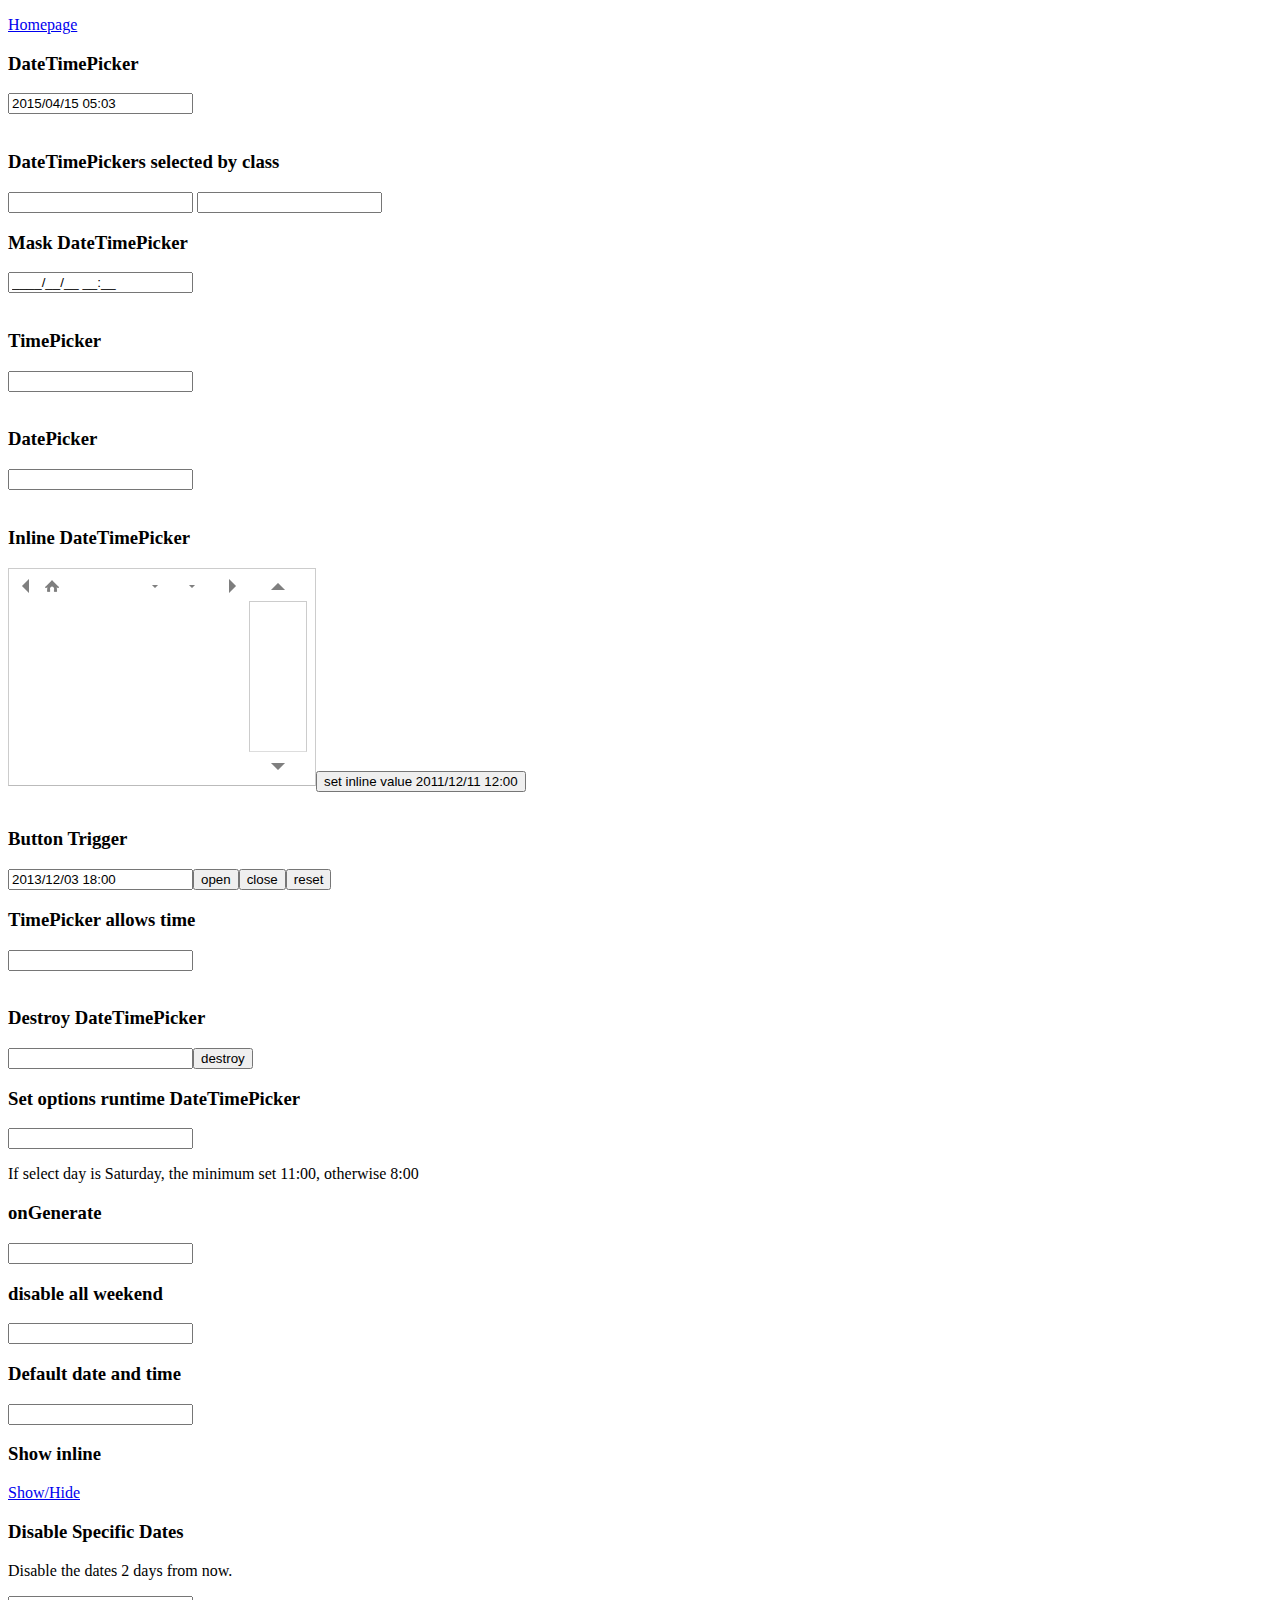
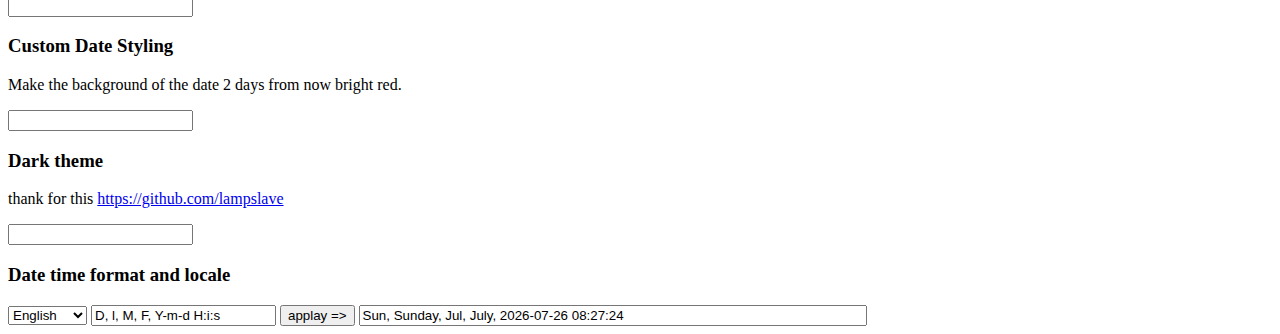
<file: assets/plugins/datetimepicker-master/index.html>
<!DOCTYPE html>
<html lang="en">
<head>
<meta http-equiv="content-type" content="text/html; charset=utf-8"/>
<link rel="stylesheet" type="text/css" href="./jquery.datetimepicker.css"/>
<style type="text/css">

.custom-date-style {
	background-color: red !important;
}

.input{	
}
.input-wide{
	width: 500px;
}

</style>
</head>
<body>
	
	<p><a href="http://xdsoft.net/jqplugins/datetimepicker/">Homepage</a></p>
	<h3>DateTimePicker</h3>
	<input type="text" value="" id="datetimepicker"/><br><br>
  <h3>DateTimePickers selected by class</h3>
	<input type="text" class="some_class" value="" id="some_class_1"/>
	<input type="text" class="some_class" value="" id="some_class_2"/>
	<h3>Mask DateTimePicker</h3>
	<input type="text" value="" id="datetimepicker_mask"/><br><br>
	<h3>TimePicker</h3>
	<input type="text" id="datetimepicker1"/><br><br>
	<h3>DatePicker</h3>
	<input type="text" id="datetimepicker2"/><br><br>
	<h3>Inline DateTimePicker</h3>
	<!--<div id="console" style="background-color:#fff;color:red">sdfdsfsdf</div>-->
	<input type="text" id="datetimepicker3"/><input type="button" onclick="$('#datetimepicker3').datetimepicker({value:'2011/12/11 12:00'})" value="set inline value 2011/12/11 12:00"/><br><br>
	<h3>Button Trigger</h3>
	<input type="text" value="2013/12/03 18:00" id="datetimepicker4"/><input id="open" type="button" value="open"/><input id="close" type="button" value="close"/><input id="reset" type="button" value="reset"/>
	<h3>TimePicker allows time</h3>
	<input type="text" id="datetimepicker5"/><br><br>
	<h3>Destroy DateTimePicker</h3>
	<input type="text" id="datetimepicker6"/><input id="destroy" type="button" value="destroy"/>
	<h3>Set options runtime DateTimePicker</h3>
	<input type="text" id="datetimepicker7"/>
	<p>If select day is Saturday, the minimum set 11:00, otherwise 8:00</p>
	<h3>onGenerate</h3>
	<input type="text" id="datetimepicker8"/>
	<h3>disable all weekend</h3>
	<input type="text" id="datetimepicker9"/>
	<h3>Default date and time </h3>
	<input type="text" id="default_datetimepicker"/>
	<h3>Show inline</h3>
	<a href="javascript:void(0)" onclick="var si = document.getElementById('show_inline').style; si.display = (si.display=='none')?'block':'none';return false; ">Show/Hide</a>
	<div id="show_inline" style="display:none">
		<input type="text" id="datetimepicker10"/>
	</div>
	<h3>Disable Specific Dates</h3>
	<p>Disable the dates 2 days from now.</p>
	<input type="text" id="datetimepicker11"/>
	<h3>Custom Date Styling</h3>
	<p>Make the background of the date 2 days from now bright red.</p>
	<input type="text" id="datetimepicker12"/>
	<h3>Dark theme</h3>
	<p>thank for this <a href="https://github.com/lampslave">https://github.com/lampslave</a></p>
	<input type="text" id="datetimepicker_dark"/>
	<h3>Date time format and locale</h3>
	<p></p>
	<select id="datetimepicker_format_locale">
		<option value="en">English</option>
		<option value="de">German</option>
		<option value="ru">Russian</option>
		<option value="uk">Ukrainian</option>
		<option value="fr">French</option>
		<option value="es">Spanish</option>
	</select>
	<input type="text" value="D, l, M, F, Y-m-d H:i:s" id="datetimepicker_format_value"/>
	<input type="button" value="applay =>" id="datetimepicker_format_change"/>
	<input type="text" id="datetimepicker_format" class="input input-wide"/>
</body>
<script src="./jquery.js"></script>
<script src="build/jquery.datetimepicker.full.js"></script>
<script>/*
window.onerror = function(errorMsg) {
	$('#console').html($('#console').html()+'<br>'+errorMsg)
}*/

$.datetimepicker.setLocale('en');

$('#datetimepicker_format').datetimepicker({value:'2015/04/15 05:03', format: $("#datetimepicker_format_value").val()});
console.log($('#datetimepicker_format').datetimepicker('getValue'));

$("#datetimepicker_format_change").on("click", function(e){
	$("#datetimepicker_format").data('xdsoft_datetimepicker').setOptions({format: $("#datetimepicker_format_value").val()});
});
$("#datetimepicker_format_locale").on("change", function(e){
	$.datetimepicker.setLocale($(e.currentTarget).val());
});

$('#datetimepicker').datetimepicker({
dayOfWeekStart : 1,
lang:'en',
disabledDates:['1986/01/08','1986/01/09','1986/01/10'],
startDate:	'1986/01/05'
});
$('#datetimepicker').datetimepicker({value:'2015/04/15 05:03',step:10});

$('.some_class').datetimepicker();

$('#default_datetimepicker').datetimepicker({
	formatTime:'H:i',
	formatDate:'d.m.Y',
	//defaultDate:'8.12.1986', // it's my birthday
	defaultDate:'+03.01.1970', // it's my birthday
	defaultTime:'10:00',
	timepickerScrollbar:false
});

$('#datetimepicker10').datetimepicker({
	step:5,
	inline:true
});
$('#datetimepicker_mask').datetimepicker({
	mask:'9999/19/39 29:59'
});

$('#datetimepicker1').datetimepicker({
	datepicker:false,
	format:'H:i',
	step:5
});
$('#datetimepicker2').datetimepicker({
	yearOffset:222,
	lang:'ch',
	timepicker:false,
	format:'d/m/Y',
	formatDate:'Y/m/d',
	minDate:'-1970/01/02', // yesterday is minimum date
	maxDate:'+1970/01/02' // and tommorow is maximum date calendar
});
$('#datetimepicker3').datetimepicker({
	inline:true
});
$('#datetimepicker4').datetimepicker();
$('#open').click(function(){
	$('#datetimepicker4').datetimepicker('show');
});
$('#close').click(function(){
	$('#datetimepicker4').datetimepicker('hide');
});
$('#reset').click(function(){
	$('#datetimepicker4').datetimepicker('reset');
});
$('#datetimepicker5').datetimepicker({
	datepicker:false,
	allowTimes:['12:00','13:00','15:00','17:00','17:05','17:20','19:00','20:00'],
	step:5
});
$('#datetimepicker6').datetimepicker();
$('#destroy').click(function(){
	if( $('#datetimepicker6').data('xdsoft_datetimepicker') ){
		$('#datetimepicker6').datetimepicker('destroy');
		this.value = 'create';
	}else{
		$('#datetimepicker6').datetimepicker();
		this.value = 'destroy';
	}
});
var logic = function( currentDateTime ){
	if (currentDateTime && currentDateTime.getDay() == 6){
		this.setOptions({
			minTime:'11:00'
		});
	}else
		this.setOptions({
			minTime:'8:00'
		});
};
$('#datetimepicker7').datetimepicker({
	onChangeDateTime:logic,
	onShow:logic
});
$('#datetimepicker8').datetimepicker({
	onGenerate:function( ct ){
		$(this).find('.xdsoft_date')
			.toggleClass('xdsoft_disabled');
	},
	minDate:'-1970/01/2',
	maxDate:'+1970/01/2',
	timepicker:false
});
$('#datetimepicker9').datetimepicker({
	onGenerate:function( ct ){
		$(this).find('.xdsoft_date.xdsoft_weekend')
			.addClass('xdsoft_disabled');
	},
	weekends:['01.01.2014','02.01.2014','03.01.2014','04.01.2014','05.01.2014','06.01.2014'],
	timepicker:false
});
var dateToDisable = new Date();
	dateToDisable.setDate(dateToDisable.getDate() + 2);
$('#datetimepicker11').datetimepicker({
	beforeShowDay: function(date) {
		if (date.getMonth() == dateToDisable.getMonth() && date.getDate() == dateToDisable.getDate()) {
			return [false, ""]
		}

		return [true, ""];
	}
});
$('#datetimepicker12').datetimepicker({
	beforeShowDay: function(date) {
		if (date.getMonth() == dateToDisable.getMonth() && date.getDate() == dateToDisable.getDate()) {
			return [true, "custom-date-style"];
		}

		return [true, ""];
	}
});
$('#datetimepicker_dark').datetimepicker({theme:'dark'})


</script>
</html>
</file>
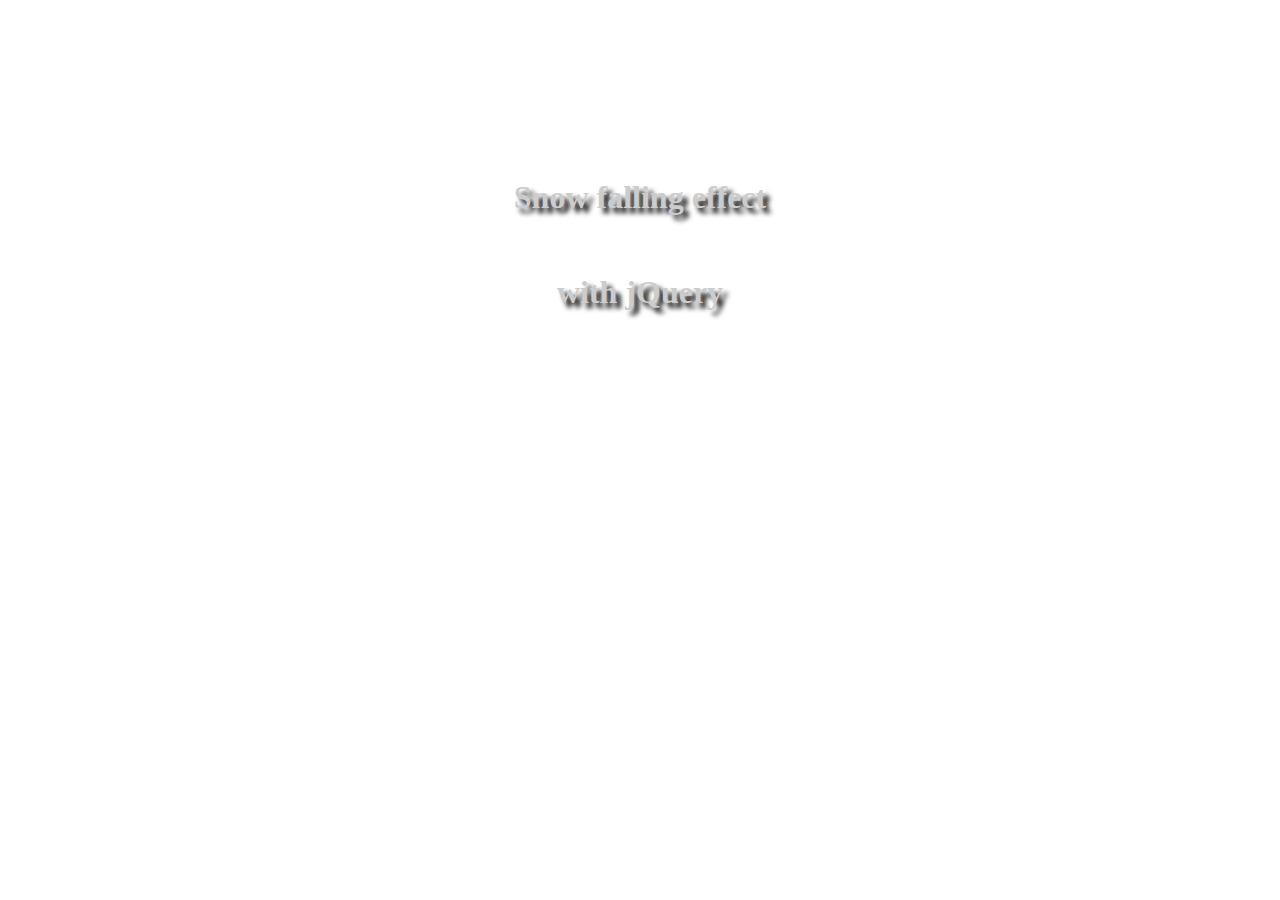
<file: assets/plugins/Realistic-Snow-Falling-Effect-with-jQuery-CSS3-snow-js/index.html>
<!doctype html>
<html>
<head>
<meta charset="utf-8">
<meta http-equiv="X-UA-Compatible" content="IE=edge,chrome=1">
<meta name="viewport" content="width=device-width, initial-scale=1">
		<script src="http://ajax.googleapis.com/ajax/libs/jquery/1.11.3/jquery.js"></script>

		<title>Snow falling effect with jQuery</title>
		<link rel="stylesheet" href="css/snow.css" />
	</head>
	<style>
		html{background:url(https://unsplash.it/1800/1600?image=905) center top no-repeat;background-size:cover;position:relative;min-height:100%}
		h1{color:#FFF;text-align:center;line-height:95px;margin-top:150px;text-shadow:5px 5px 5px #000}
		a{color:#CCC;text-decoration:none}
		a:hover{color:#FFF}
	</style>
	<body class="background" style="margin: 0px">
		<h1><a href="">Snow falling effect<br />with jQuery</a></h1>
        <div class="jquery-script-ads" align="center"><script type="text/javascript"><!--
google_ad_client = "ca-pub-2783044520727903";
/* jQuery_demo */
google_ad_slot = "2780937993";
google_ad_width = 728;
google_ad_height = 90;
//-->
</script>
<script type="text/javascript"
src="http://pagead2.googlesyndication.com/pagead/show_ads.js">
</script></div>
		<span class="hidden" id="snowflake">&#10052;</span>
	</body>
	<script src="js/snow.js"></script>
    <script type="text/javascript">

  var _gaq = _gaq || [];
  _gaq.push(['_setAccount', 'UA-36251023-1']);
  _gaq.push(['_setDomainName', 'jqueryscript.net']);
  _gaq.push(['_trackPageview']);

  (function() {
    var ga = document.createElement('script'); ga.type = 'text/javascript'; ga.async = true;
    ga.src = ('https:' == document.location.protocol ? 'https://ssl' : 'http://www') + '.google-analytics.com/ga.js';
    var s = document.getElementsByTagName('script')[0]; s.parentNode.insertBefore(ga, s);
  })();

</script>
</html>
</file>
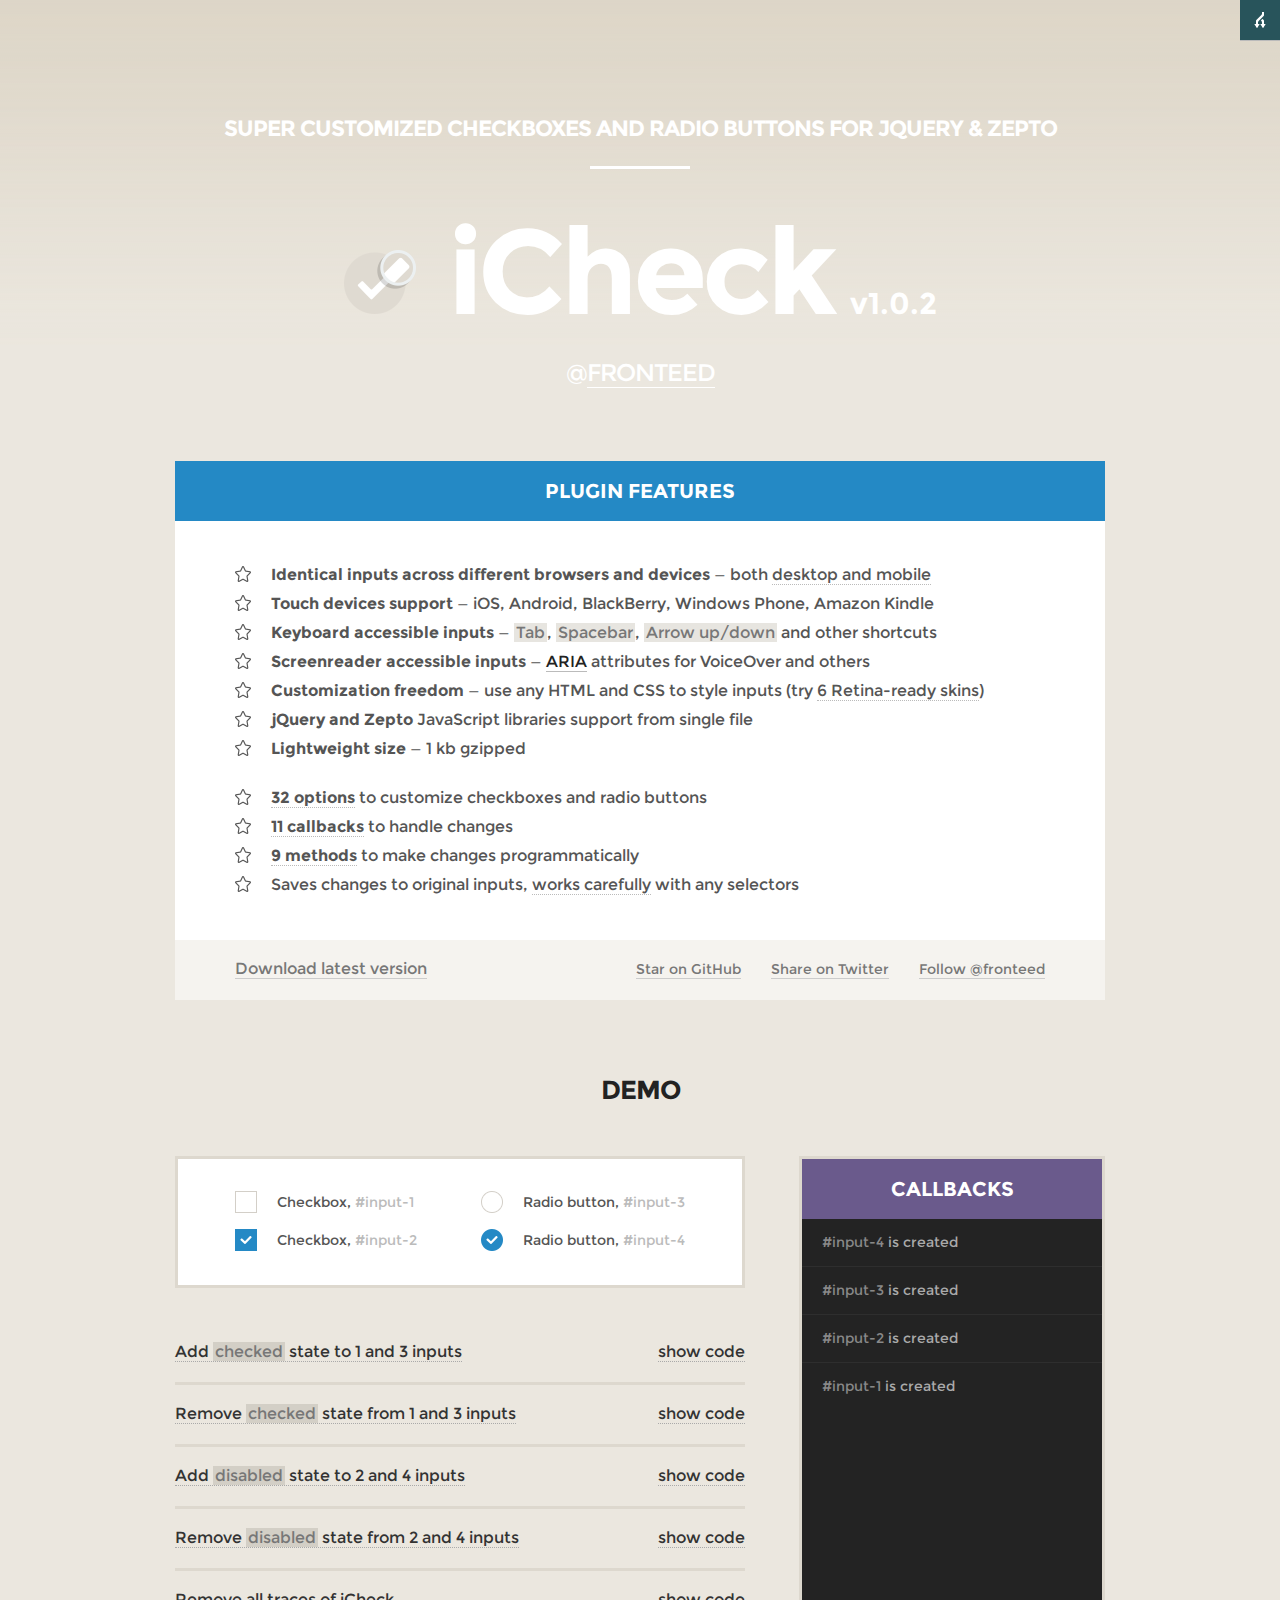
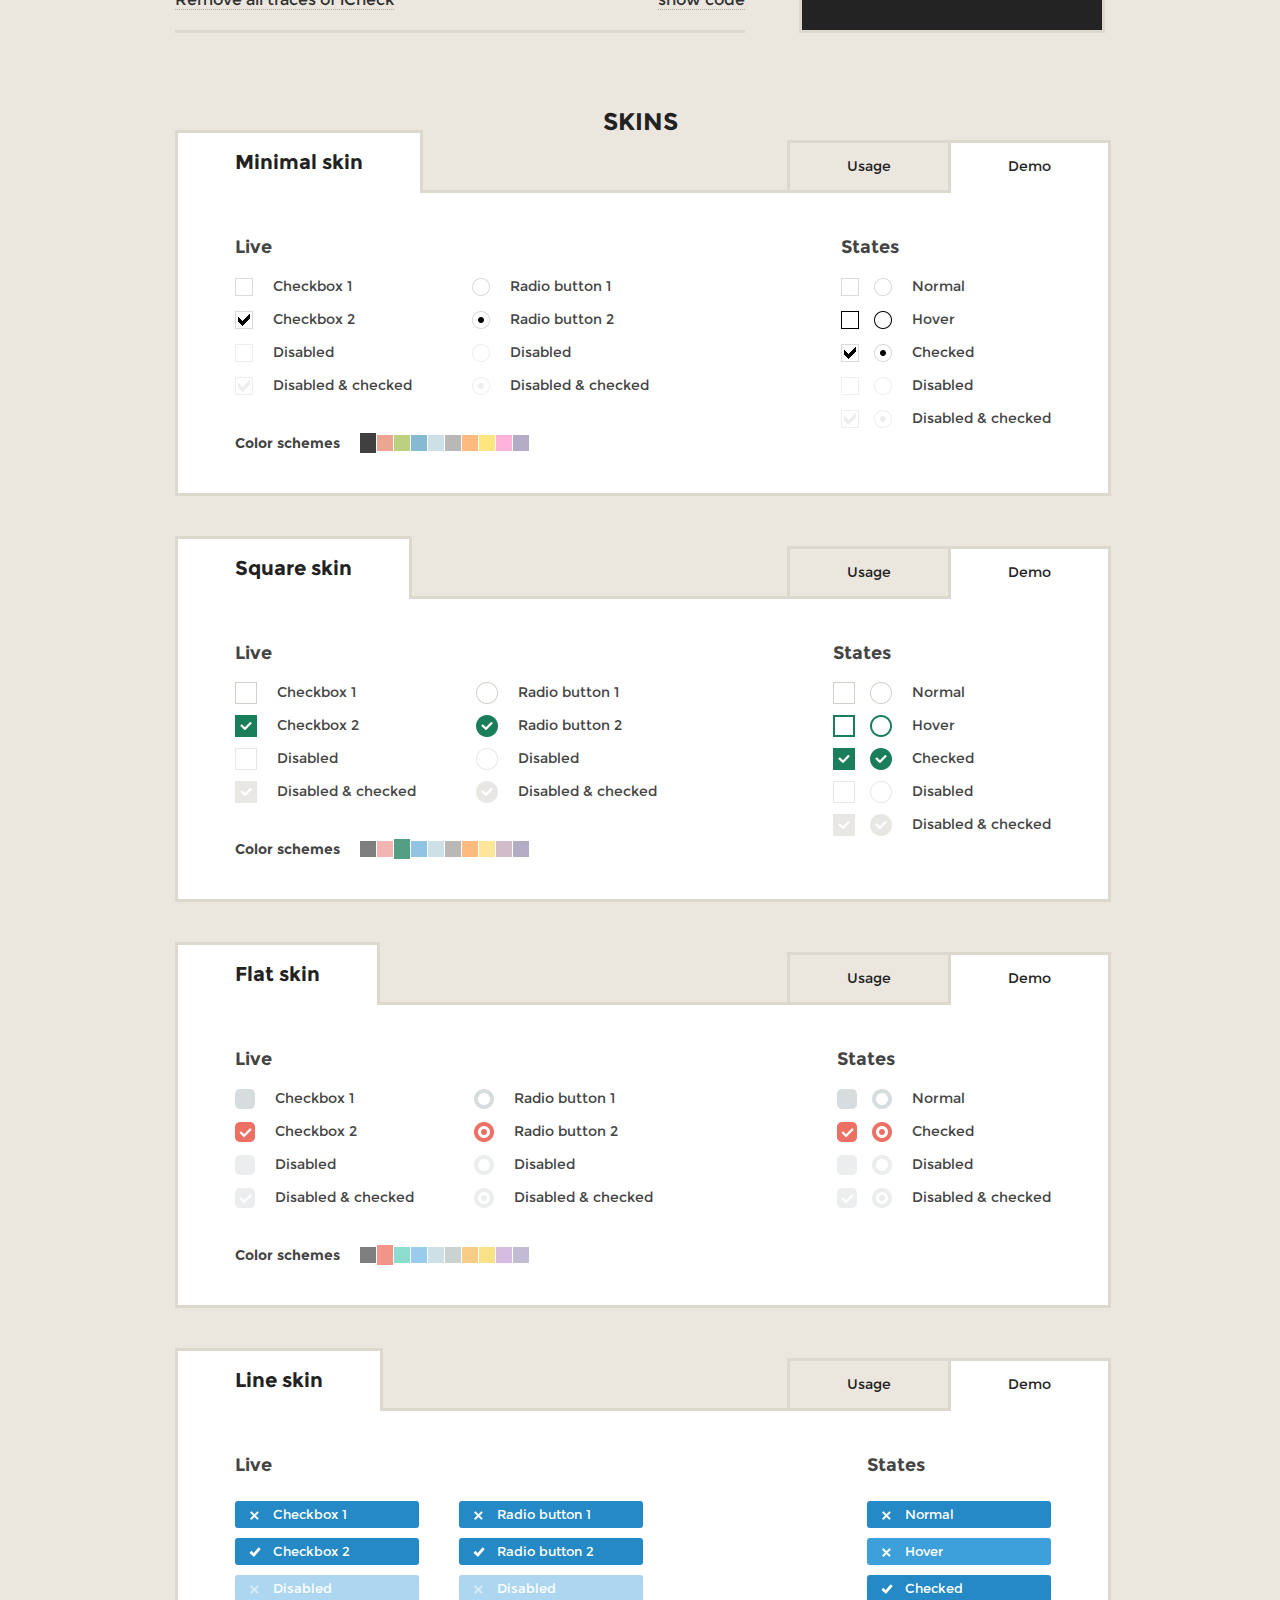
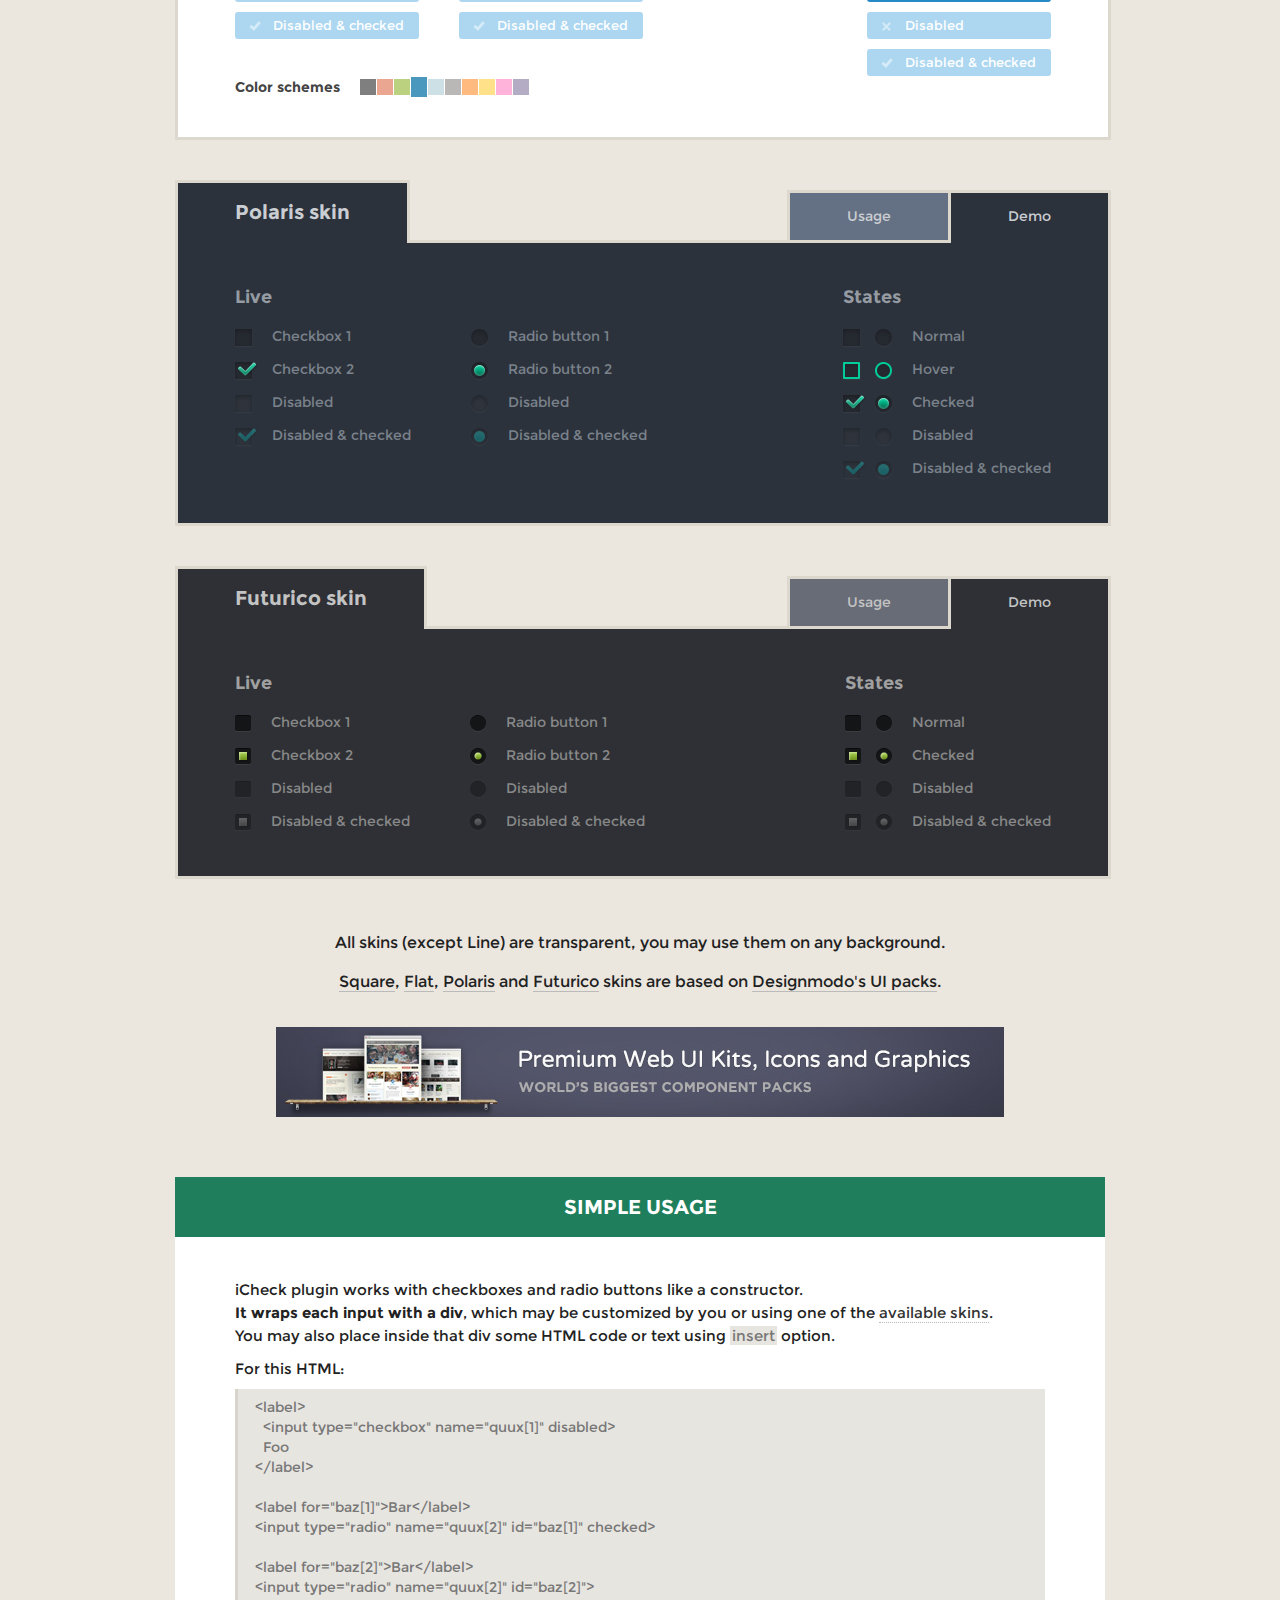
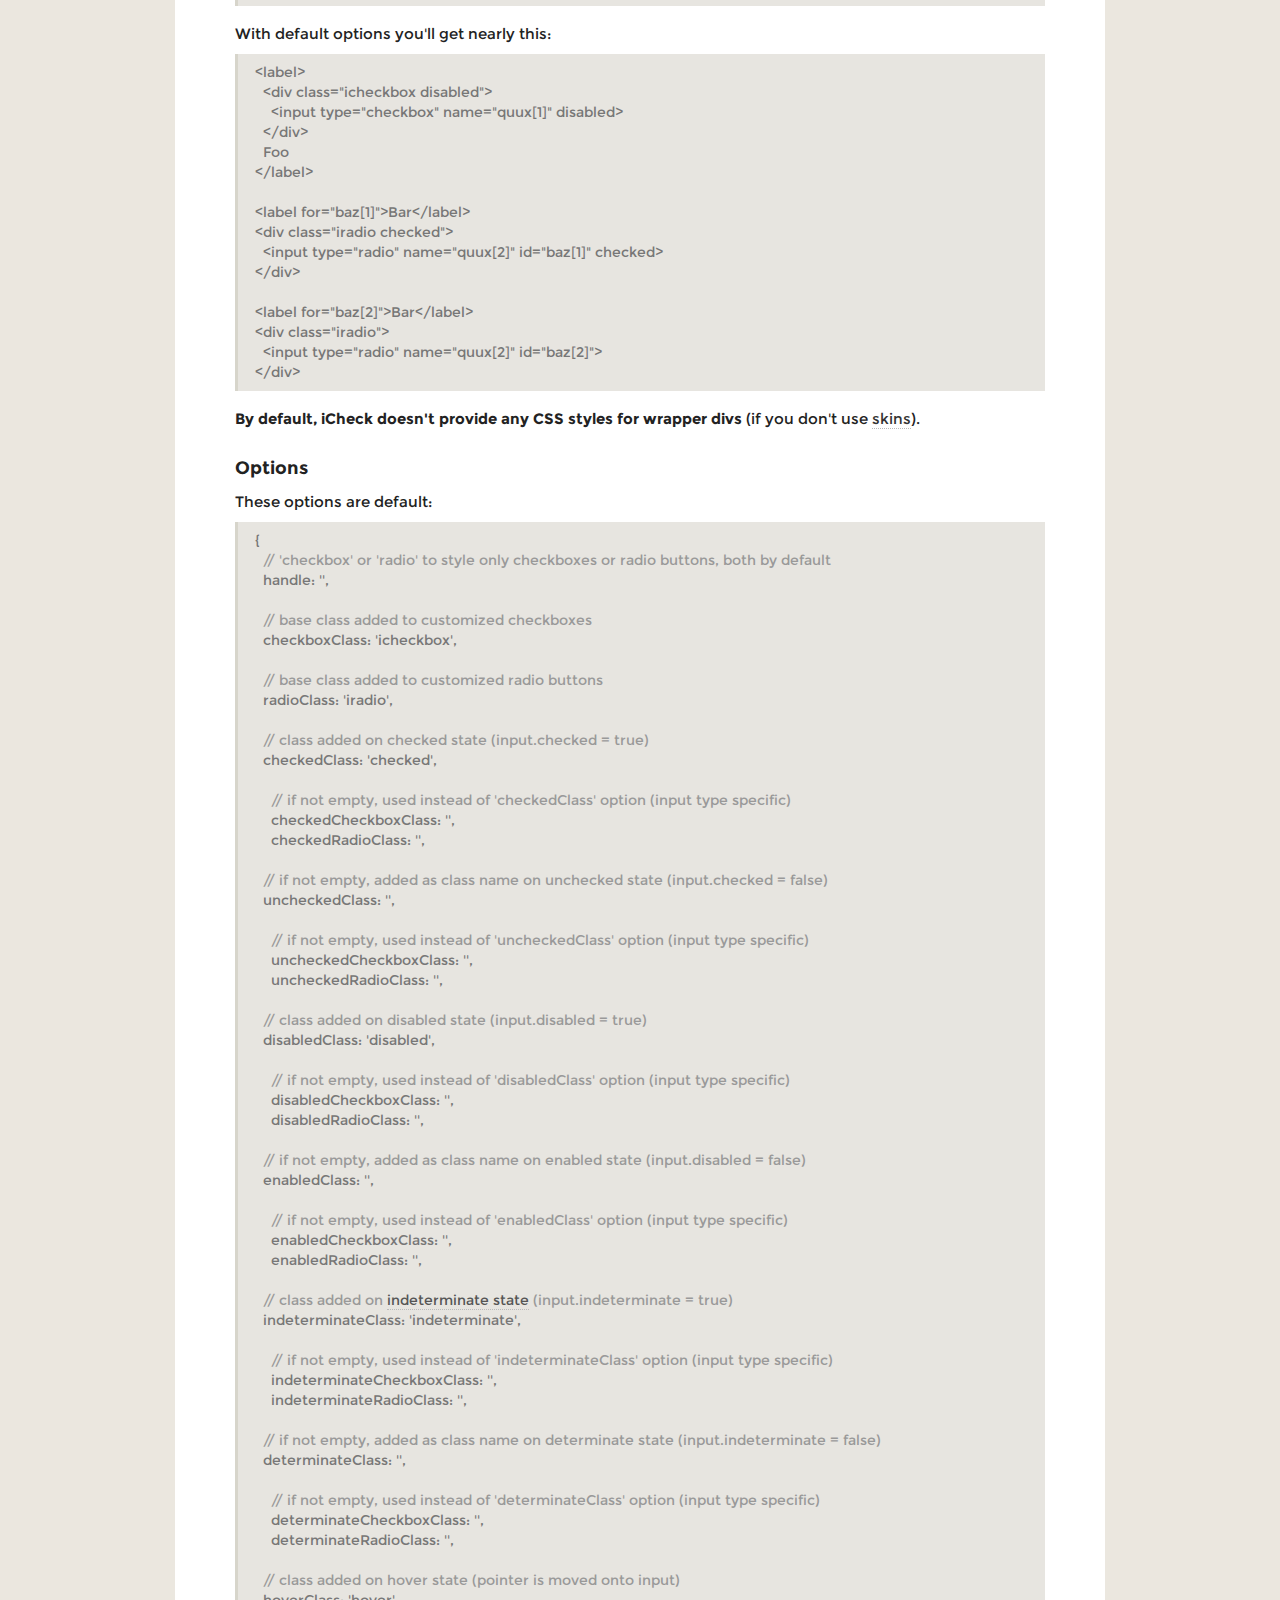
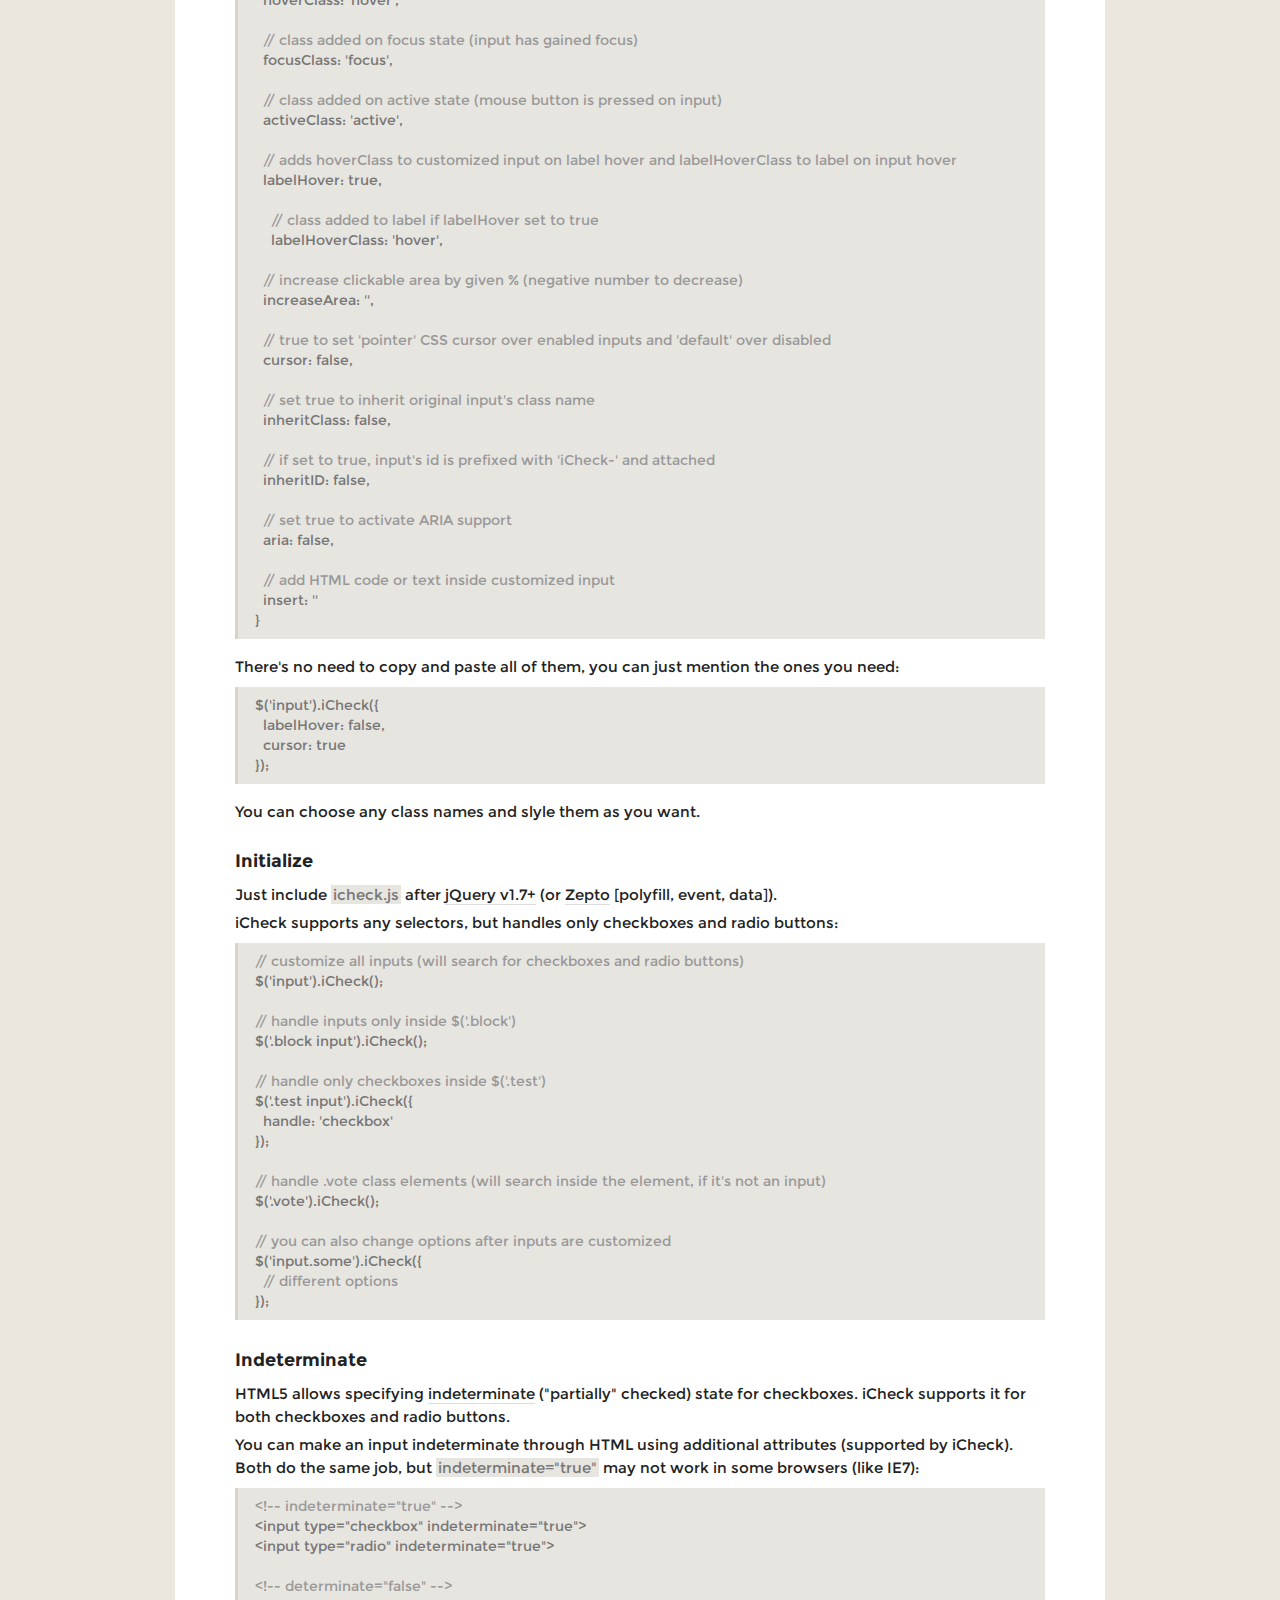
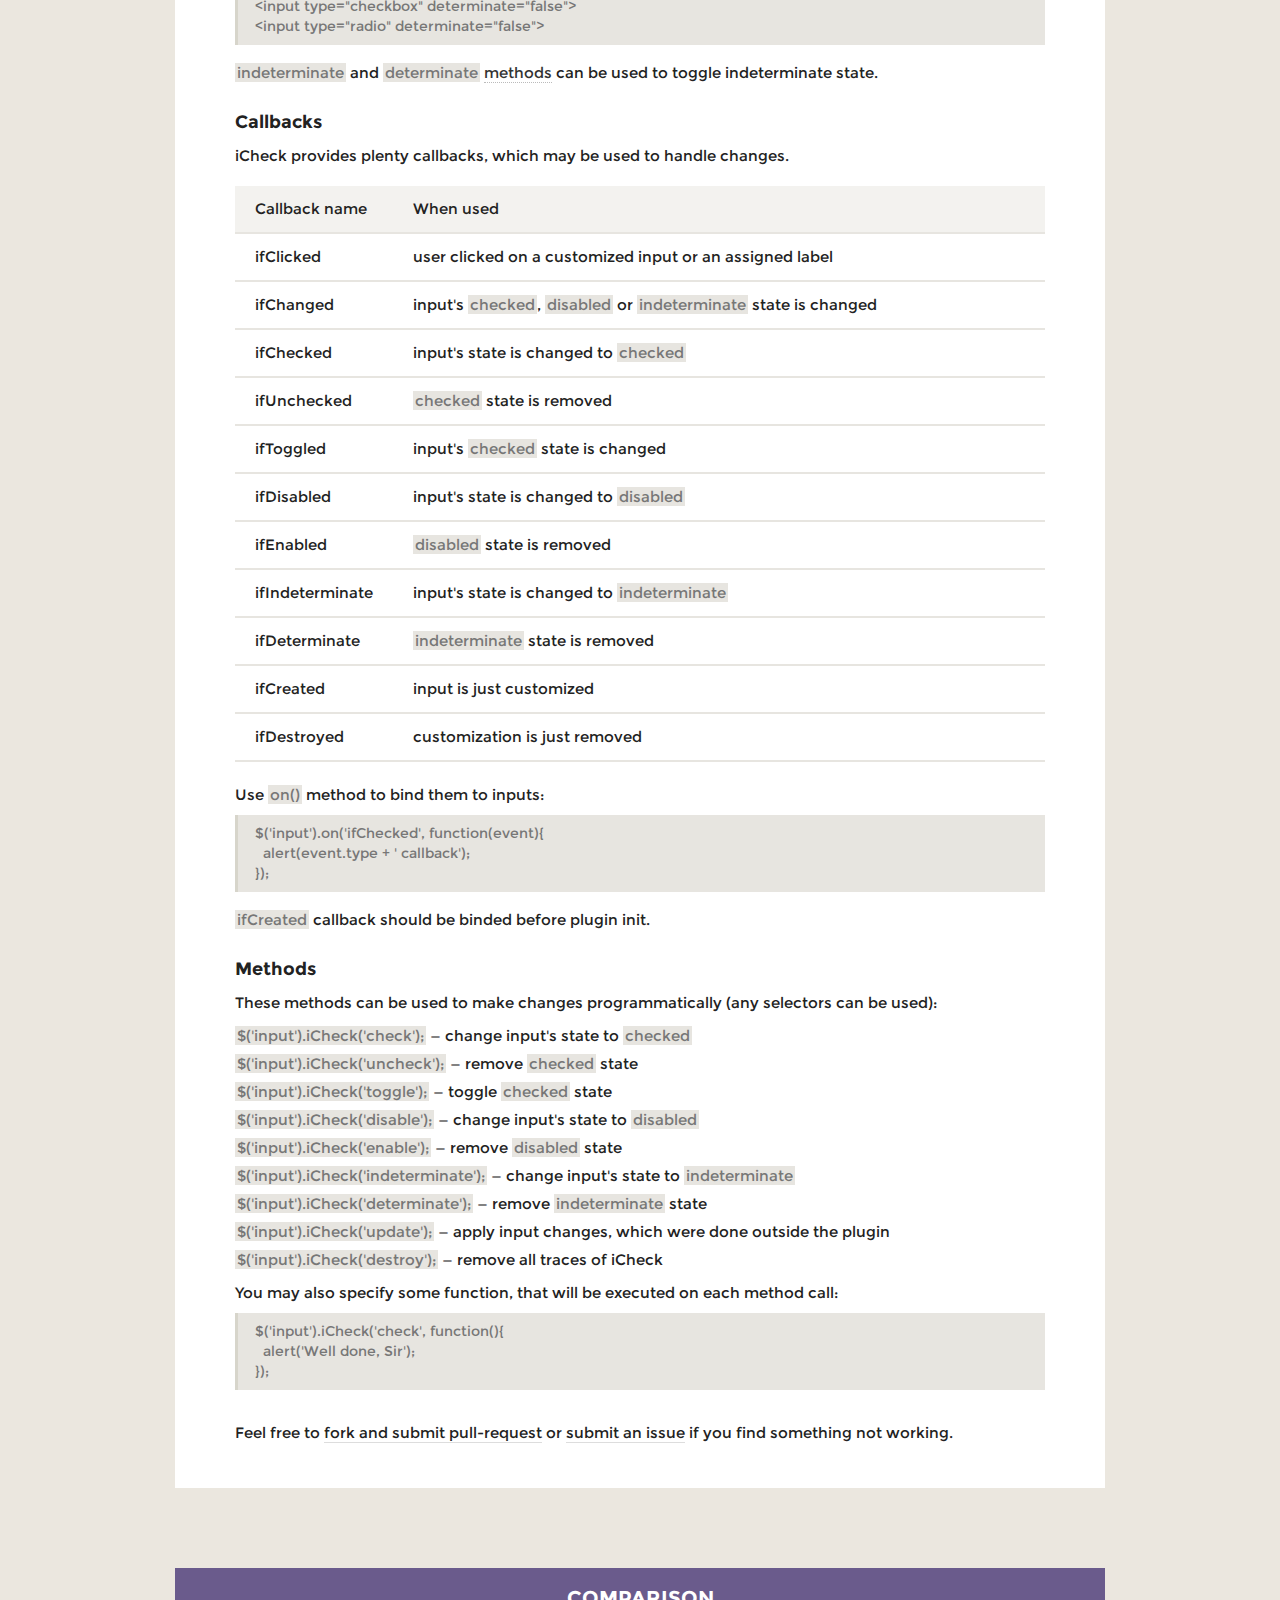
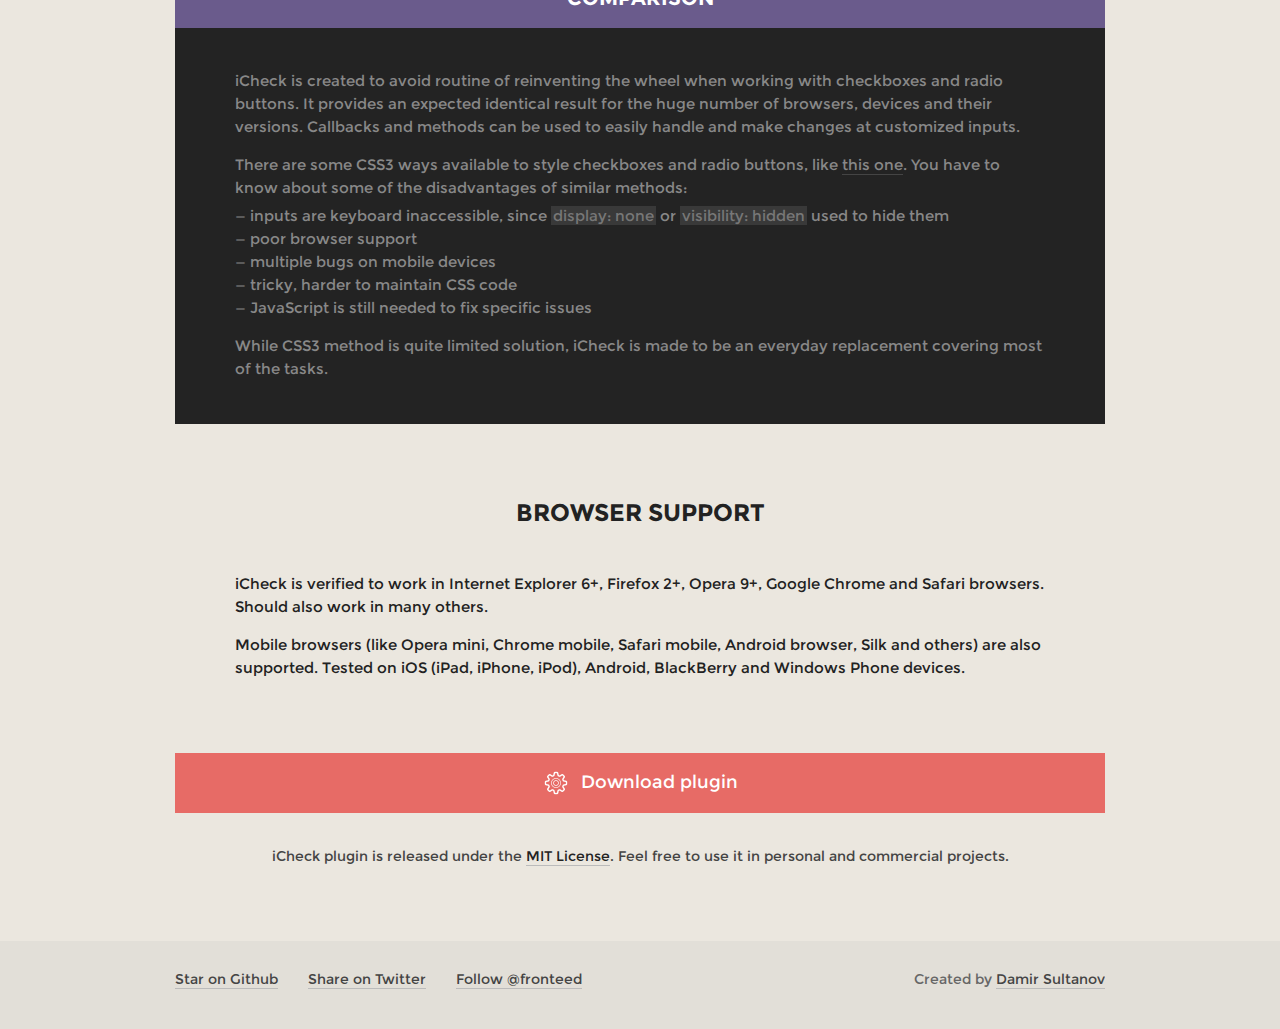
<file: assets/plugins/icheck-1.x/demo/index.html>
<!DOCTYPE html>
<html lang="en">
<head>
  <title>Checkboxes and radio buttons customization (jQuery and Zepto) plugin</title>
  <meta charset="utf-8">
  <meta content="width=device-width" name="viewport">
  <link href="./css/custom.css?v=1.0.2" rel="stylesheet">
  <link href="../skins/all.css?v=1.0.2" rel="stylesheet">
  <script src="./js/jquery.js"></script>
  <script src="../icheck.js?v=1.0.2"></script>
  <script src="./js/custom.min.js?v=1.0.2"></script>
</head>
<body>
  <div class="layout clear">
    <div class="header">
      <h1>super customized checkboxes and radio buttons for jQuery &amp; Zepto</h1>
      <h3>iCheck <span>v1.0.2</span></h3>
      <strong>@<a href="http://twitter.com/fronteed/">Fronteed</a></strong>
    </div>
    <div class="features">
      <div class="arrows">
        <div class="bottom" data-to="demo"></div>
      </div>
      <h2>Plugin features</h2>
      <ul>
        <li>
          <strong>Identical inputs across different browsers and devices</strong> &mdash; both <span class="self" data-to="download">desktop and mobile</span>
        </li>
        <li>
          <strong>Touch devices support</strong> &mdash; iOS, Android, BlackBerry, Windows Phone, Amazon Kindle
        </li>
        <li>
          <strong>Keyboard accessible inputs</strong> &mdash; <span class="mark">Tab</span>, <span class="mark">Spacebar</span>, <span class="mark">Arrow up/down</span> and other shortcuts
        </li>
        <li>
          <strong>Screenreader accessible inputs</strong> &mdash; <a href="https://developer.mozilla.org/en-US/docs/Accessibility/ARIA" target="blank">ARIA</a> attributes for VoiceOver and others
        </li>
        <li>
          <strong>Customization freedom</strong> &mdash; use any HTML and CSS to style inputs (try <span class="self" data-to="skins">6 Retina-ready skins</span>)
        </li>
        <li>
          <strong>jQuery and Zepto</strong> JavaScript libraries support from single file
        </li>
        <li>
          <strong>Lightweight size</strong> &mdash; 1 kb gzipped
        </li>
        <li class="offset">
          <strong class="self" data-to="options">32 options</strong> to customize checkboxes and radio buttons
        </li>
        <li>
          <strong class="self" data-to="callbacks">11 callbacks</strong> to handle changes
        </li>
        <li>
          <strong class="self" data-to="methods">9 methods</strong> to make changes programmatically
        </li>
        <li>
          Saves changes to original inputs, <span class="self" data-to="init">works carefully</span> with any selectors
        </li>
      </ul>
    </div>
    <div class="social clear">
      <ul class="left">
        <li>
          <a href="http://github.com/fronteed/iCheck/">Download latest version</a>
        </li>
      </ul>
      <ul class="right local">
        <li>
          <a href="http://twitter.com/fronteed/">Follow @fronteed</a>
        </li>
        <li>
          <a href="https://twitter.com/intent/tweet?text=Highly customizable checkboxes and radio buttons&amp;url=http://fronteed.com/iCheck/&amp;via=fronteed&amp;hashtags=jQuery,Zepto">Share on Twitter</a>
        </li>
        <li>
          <a href="https://github.com/fronteed/iCheck">Star on GitHub</a>
        </li>
      </ul>
    </div>
    <div class="demo-holder">
      <h2 class="demo-title">Demo</h2>
      <div class="demo">
        <div class="arrows">
          <div class="top" data-to="features"></div>
          <div class="bottom" data-to="skins"></div>
        </div>
        <div class="demo-list clear">
          <ul>
            <li>
              <input tabindex="1" type="checkbox" id="input-1">
              <label for="input-1">Checkbox, <span>#input-1</span></label>
            </li>
            <li>
              <input tabindex="2" type="checkbox" id="input-2" checked>
              <label for="input-2">Checkbox, <span>#input-2</span></label>
            </li>
          </ul>
          <ul>
            <li>
              <input tabindex="3" type="radio" id="input-3" name="demo-radio">
              <label for="input-3">Radio button, <span>#input-3</span></label>
            </li>
            <li>
              <input tabindex="4" type="radio" id="input-4" name="demo-radio" checked>
              <label for="input-4">Radio button, <span>#input-4</span></label>
            </li>
          </ul>
          <script>
          $(document).ready(function(){
            var callbacks_list = $('.demo-callbacks ul');
            $('.demo-list input').on('ifCreated ifClicked ifChanged ifChecked ifUnchecked ifDisabled ifEnabled ifDestroyed', function(event){
              callbacks_list.prepend('<li><span>#' + this.id + '</span> is ' + event.type.replace('if', '').toLowerCase() + '</li>');
            }).iCheck({
              checkboxClass: 'icheckbox_square-blue',
              radioClass: 'iradio_square-blue',
              increaseArea: '20%'
            });
          });
          </script>
        </div>
        <dl class="demo-methods">
          <dt>
            <span class="self do-check">Add <span class="mark">checked</span> state to 1 and 3 inputs</span>
            <span class="code">
              <span class="self">show code</span>
            </span>
          </dt>
          <dd>
<pre class="markup">
$('#input-1, #input-3').iCheck('check');
</pre>
          </dd>
          <dt>
            <span class="self do-uncheck">Remove <span class="mark">checked</span> state from 1 and 3 inputs</span>
            <span class="code">
              <span class="self">show code</span>
            </span>
          </dt>
          <dd>
<pre class="markup">
$('#input-1, #input-3').iCheck('uncheck');
</pre>
          </dd>
          <dt>
            <span class="self do-disable">Add <span class="mark">disabled</span> state to 2 and 4 inputs</span>
            <span class="code">
              <span class="self">show code</span>
            </span>
          </dt>
          <dd>
<pre class="markup">
$('#input-2, #input-4').iCheck('disable');
</pre>
          </dd>
          <dt>
            <span class="self do-enable">Remove <span class="mark">disabled</span> state from 2 and 4 inputs</span>
            <span class="code">
              <span class="self">show code</span>
            </span>
          </dt>
          <dd>
<pre class="markup">
$('#input-2, #input-4').iCheck('enable');
</pre>
          </dd>
          <dt>
            <span class="self do-destroy">Remove all traces of iCheck</span>
            <span class="code">
              <span class="self">show code</span>
            </span>
          </dt>
          <dd>
<pre class="markup">
$('input').iCheck('destroy');
</pre>
          </dd>
        </dl>
        <div class="demo-callbacks">
          <h2>Callbacks</h2>
          <ul></ul>
        </div>
      </div>
    </div>
    <div class="skins">
      <h2>Skins</h2>
      <div class="skin skin-minimal">
        <div class="arrows">
          <div class="top" data-to="demo"></div>
          <div class="bottom" data-to="skin-square"></div>
        </div>
        <h3>Minimal skin</h3>
        <dl class="clear">
          <dd class="selected">
            <div class="skin-section">
              <h4>Live</h4>
              <ul class="list">
                <li>
                  <input tabindex="5" type="checkbox" id="minimal-checkbox-1">
                  <label for="minimal-checkbox-1">Checkbox 1</label>
                </li>
                <li>
                  <input tabindex="6" type="checkbox" id="minimal-checkbox-2" checked>
                  <label for="minimal-checkbox-2">Checkbox 2</label>
                </li>
                <li>
                  <input type="checkbox" id="minimal-checkbox-disabled" disabled>
                  <label for="minimal-checkbox-disabled">Disabled</label>
                </li>
                <li>
                  <input type="checkbox" id="minimal-checkbox-disabled-checked" checked disabled>
                  <label for="minimal-checkbox-disabled-checked">Disabled &amp; checked</label>
                </li>
              </ul>
              <ul class="list">
                <li>
                  <input tabindex="7" type="radio" id="minimal-radio-1" name="minimal-radio">
                  <label for="minimal-radio-1">Radio button 1</label>
                </li>
                <li>
                  <input tabindex="8" type="radio" id="minimal-radio-2" name="minimal-radio" checked>
                  <label for="minimal-radio-2">Radio button 2</label>
                </li>
                <li>
                  <input type="radio" id="minimal-radio-disabled" disabled>
                  <label for="minimal-radio-disabled">Disabled</label>
                </li>
                <li>
                  <input type="radio" id="minimal-radio-disabled-checked" checked disabled>
                  <label for="minimal-radio-disabled-checked">Disabled &amp; checked</label>
                </li>
              </ul>
              <div class="colors clear">
                <strong>Color schemes</strong>
                <ul>
                  <li class="active" title="Black"></li>
                  <li class="red" title="Red"></li>
                  <li class="green" title="Green"></li>
                  <li class="blue" title="Blue"></li>
                  <li class="aero" title="Aero"></li>
                  <li class="grey" title="Grey"></li>
                  <li class="orange" title="Orange"></li>
                  <li class="yellow" title="Yellow"></li>
                  <li class="pink" title="Pink"></li>
                  <li class="purple" title="Purple"></li>
                </ul>
              </div>
            </div>
            <div class="skin-section skin-states">
              <h4>States</h4>
              <ul class="list">
                <li>
                  <div class="state icheckbox_minimal"></div>
                  <div class="state iradio_minimal"></div>
                  Normal
                </li>
                <li>
                  <div class="state icheckbox_minimal hover"></div>
                  <div class="state iradio_minimal hover"></div>
                  Hover
                </li>
                <li>
                  <div class="state icheckbox_minimal checked"></div>
                  <div class="state iradio_minimal checked"></div>
                  Checked
                </li>
                <li>
                  <div class="state icheckbox_minimal disabled"></div>
                  <div class="state iradio_minimal disabled"></div>
                  Disabled
                </li>
                <li>
                  <div class="state icheckbox_minimal checked disabled"></div>
                  <div class="state iradio_minimal checked disabled"></div>
                  Disabled &amp; checked
                </li>
              </ul>
            </div>
            <script>
            $(document).ready(function(){
              $('.skin-minimal input').iCheck({
                checkboxClass: 'icheckbox_minimal',
                radioClass: 'iradio_minimal',
                increaseArea: '20%'
              });
            });
            </script>
          </dd>
          <dt class="selected">Demo</dt>
          <dd>
            <div class="skin-pre">
              <p>
                Make sure <a href="http://jquery.com" target="blank">jQuery v1.7+</a> (or <a href="http://github.com/madrobby/zepto#zepto-modules" target="blank">Zepto</a> [polyfill, event, data]) is loaded before the <span class="mark">icheck.js</span>.
              </p>
            </div>
            <ol class="skin-usage">
              <li>
                Choose a color scheme, there are 10 different styles available:
                <div class="schemes clear">
                  <ul>
                    <li><strong>Black</strong> &mdash; minimal.css</li>
                    <li><strong>Red</strong> &mdash; red.css</li>
                    <li><strong>Green</strong> &mdash; green.css</li>
                    <li><strong>Blue</strong> &mdash; blue.css</li>
                    <li><strong>Aero</strong> &mdash; aero.css</li>
                  </ul>
                  <ul>
                    <li><strong>Grey</strong> &mdash; grey.css</li>
                    <li><strong>Orange</strong> &mdash; orange.css</li>
                    <li><strong>Yellow</strong> &mdash; yellow.css</li>
                    <li><strong>Pink</strong> &mdash; pink.css</li>
                    <li><strong>Purple</strong> &mdash; purple.css</li>
                  </ul>
                </div>
              </li>
              <li>
                Copy <span class="mark">/skins/minimal/</span> folder and <span class="mark">icheck.js</span>  file to your site.
              </li>
              <li>
                <p>Insert before <span class="mark">&lt;/head></span> in your HTML (replace <span class="mark">your-path</span> and <span class="mark">color-scheme</span>):</p>
<pre class="markup">
&lt;link href="your-path/minimal/color-scheme.css" rel="stylesheet">
&lt;script src="your-path/icheck.js">&lt;/script>
</pre>
                <p>Example for a <strong>Red</strong> color scheme:</p>
<pre class="markup">
&lt;link href="your-path/minimal/red.css" rel="stylesheet">
&lt;script src="your-path/icheck.js">&lt;/script>
</pre>
              </li>
              <li>
                <p>Add some checkboxes and radio buttons to your HTML:</p>
<pre class="markup">
&lt;input type="checkbox">
&lt;input type="checkbox" checked>
&lt;input type="radio" name="iCheck">
&lt;input type="radio" name="iCheck" checked>
</pre>
              </li>
              <li>
                <p>Add JavaScript to your HTML to launch iCheck plugin:</p>
<pre class="markup">
&lt;script>
$(document).ready(function(){
  $('input').iCheck({
    checkboxClass: 'icheckbox_minimal',
    radioClass: 'iradio_minimal',
    increaseArea: '20%' <span class="comment">// optional</span>
  });
});
&lt;/script>
</pre>
                <p>For different from black color schemes use this code (example for <strong>Red</strong>):</p>
<pre class="markup">
&lt;script>
$(document).ready(function(){
  $('input').iCheck({
    checkboxClass: 'icheckbox_minimal-red',
    radioClass: 'iradio_minimal-red',
    increaseArea: '20%' <span class="comment">// optional</span>
  });
});
&lt;/script>
</pre>
              </li>
              <li>Done.</li>
            </ol>
          </dd>
          <dt>Usage</dt>
        </dl>
      </div>
      <div class="skin skin-square">
        <div class="arrows">
          <div class="top" data-to="skin-minimal"></div>
          <div class="bottom" data-to="skin-flat"></div>
        </div>
        <h3>Square skin</h3>
        <dl class="clear">
          <dd class="selected">
            <div class="skin-section">
              <h4>Live</h4>
              <ul class="list">
                <li>
                  <input tabindex="9" type="checkbox" id="square-checkbox-1">
                  <label for="square-checkbox-1">Checkbox 1</label>
                </li>
                <li>
                  <input tabindex="10" type="checkbox" id="square-checkbox-2" checked>
                  <label for="square-checkbox-2">Checkbox 2</label>
                </li>
                <li>
                  <input type="checkbox" id="square-checkbox-disabled" disabled>
                  <label for="square-checkbox-disabled">Disabled</label>
                </li>
                <li>
                  <input type="checkbox" id="square-checkbox-disabled-checked" checked disabled>
                  <label for="square-checkbox-disabled-checked">Disabled &amp; checked</label>
                </li>
              </ul>
              <ul class="list">
                <li>
                  <input tabindex="11" type="radio" id="square-radio-1" name="square-radio">
                  <label for="square-radio-1">Radio button 1</label>
                </li>
                <li>
                  <input tabindex="12" type="radio" id="square-radio-2" name="square-radio" checked>
                  <label for="square-radio-2">Radio button 2</label>
                </li>
                <li>
                  <input type="radio" id="square-radio-disabled" disabled>
                  <label for="square-radio-disabled">Disabled</label>
                </li>
                <li>
                  <input type="radio" id="square-radio-disabled-checked" checked disabled>
                  <label for="square-radio-disabled-checked">Disabled &amp; checked</label>
                </li>
              </ul>
              <div class="colors clear">
                <strong>Color schemes</strong>
                <ul>
                  <li title="Black"></li>
                  <li class="red" title="Red"></li>
                  <li class="green active" title="Green"></li>
                  <li class="blue" title="Blue"></li>
                  <li class="aero" title="Aero"></li>
                  <li class="grey" title="Grey"></li>
                  <li class="orange" title="Orange"></li>
                  <li class="yellow" title="Yellow"></li>
                  <li class="pink" title="Pink"></li>
                  <li class="purple" title="Purple"></li>
                </ul>
              </div>
            </div>
            <div class="skin-section skin-states">
              <h4>States</h4>
              <ul class="list">
                <li>
                  <div class="state icheckbox_square-green"></div>
                  <div class="state iradio_square-green"></div>
                  Normal
                </li>
                <li>
                  <div class="state icheckbox_square-green hover"></div>
                  <div class="state iradio_square-green hover"></div>
                  Hover
                </li>
                <li>
                  <div class="state icheckbox_square-green checked"></div>
                  <div class="state iradio_square-green checked"></div>
                  Checked
                </li>
                <li>
                  <div class="state icheckbox_square-green disabled"></div>
                  <div class="state iradio_square-green disabled"></div>
                  Disabled
                </li>
                <li>
                  <div class="state icheckbox_square-green checked disabled"></div>
                  <div class="state iradio_square-green checked disabled"></div>
                  Disabled &amp; checked
                </li>
              </ul>
            </div>
            <script>
            $(document).ready(function(){
              $('.skin-square input').iCheck({
                checkboxClass: 'icheckbox_square-green',
                radioClass: 'iradio_square-green',
                increaseArea: '20%'
              });
            });
            </script>
          </dd>
          <dt class="selected">Demo</dt>
          <dd>
            <div class="skin-pre">
              <p>
                Make sure <a href="http://jquery.com" target="blank">jQuery v1.7+</a> (or <a href="http://github.com/madrobby/zepto#zepto-modules" target="blank">Zepto</a> [polyfill, event, data]) is loaded before the <span class="mark">icheck.js</span>.
              </p>
            </div>
            <ol class="skin-usage">
              <li>
                Choose a color scheme, there are 10 different styles available:
                <div class="schemes clear">
                  <ul>
                    <li><strong>Black</strong> &mdash; square.css</li>
                    <li><strong>Red</strong> &mdash; red.css</li>
                    <li><strong>Green</strong> &mdash; green.css</li>
                    <li><strong>Blue</strong> &mdash; blue.css</li>
                    <li><strong>Aero</strong> &mdash; aero.css</li>
                  </ul>
                  <ul>
                    <li><strong>Grey</strong> &mdash; grey.css</li>
                    <li><strong>Orange</strong> &mdash; orange.css</li>
                    <li><strong>Yellow</strong> &mdash; yellow.css</li>
                    <li><strong>Pink</strong> &mdash; pink.css</li>
                    <li><strong>Purple</strong> &mdash; purple.css</li>
                  </ul>
                </div>
              </li>
              <li>
                Copy <span class="mark">/skins/square/</span> folder and <span class="mark">icheck.js</span> file to your site.
              </li>
              <li>
                <p>Insert before <span class="mark">&lt;/head></span> in your HTML (replace <span class="mark">your-path</span> and <span class="mark">color-scheme</span>):</p>
<pre class="markup">
&lt;link href="your-path/square/color-scheme.css" rel="stylesheet">
&lt;script src="your-path/icheck.js">&lt;/script>
</pre>
                <p>Example for a <strong>Red</strong> color scheme:</p>
<pre class="markup">
&lt;link href="your-path/square/red.css" rel="stylesheet">
&lt;script src="your-path/icheck.js">&lt;/script>
</pre>
              </li>
              <li>
                <p>Add some checkboxes and radio buttons to your HTML:</p>
<pre class="markup">
&lt;input type="checkbox">
&lt;input type="checkbox" checked>
&lt;input type="radio" name="iCheck">
&lt;input type="radio" name="iCheck" checked>
</pre>
              </li>
              <li>
                <p>Add JavaScript to your HTML to launch iCheck plugin:</p>
<pre class="markup">
&lt;script>
$(document).ready(function(){
  $('input').iCheck({
    checkboxClass: 'icheckbox_square',
    radioClass: 'iradio_square',
    increaseArea: '20%' <span class="comment">// optional</span>
  });
});
&lt;/script>
</pre>
                <p>For different from black color schemes use this code (example for <strong>Red</strong>):</p>
<pre class="markup">
&lt;script>
$(document).ready(function(){
  $('input').iCheck({
    checkboxClass: 'icheckbox_square-red',
    radioClass: 'iradio_square-red',
    increaseArea: '20%' <span class="comment">// optional</span>
  });
});
&lt;/script>
</pre>
              </li>
              <li>Done.</li>
            </ol>
          </dd>
          <dt>Usage</dt>
        </dl>
      </div>
      <div class="skin skin-flat">
        <div class="arrows">
          <div class="top" data-to="skin-square"></div>
          <div class="bottom" data-to="skin-line"></div>
        </div>
        <h3>Flat skin</h3>
        <dl class="clear">
          <dd class="selected">
            <div class="skin-section">
              <h4>Live</h4>
              <ul class="list">
                <li>
                  <input tabindex="13" type="checkbox" id="flat-checkbox-1">
                  <label for="flat-checkbox-1">Checkbox 1</label>
                </li>
                <li>
                  <input tabindex="14" type="checkbox" id="flat-checkbox-2" checked>
                  <label for="flat-checkbox-2">Checkbox 2</label>
                </li>
                <li>
                  <input type="checkbox" id="flat-checkbox-disabled" disabled>
                  <label for="flat-checkbox-disabled">Disabled</label>
                </li>
                <li>
                  <input type="checkbox" id="flat-checkbox-disabled-checked" checked disabled>
                  <label for="flat-checkbox-disabled-checked">Disabled &amp; checked</label>
                </li>
              </ul>
              <ul class="list">
                <li>
                  <input tabindex="15" type="radio" id="flat-radio-1" name="flat-radio">
                  <label for="flat-radio-1">Radio button 1</label>
                </li>
                <li>
                  <input tabindex="16" type="radio" id="flat-radio-2" name="flat-radio" checked>
                  <label for="flat-radio-2">Radio button 2</label>
                </li>
                <li>
                  <input type="radio" id="flat-radio-disabled" disabled>
                  <label for="flat-radio-disabled">Disabled</label>
                </li>
                <li>
                  <input type="radio" id="flat-radio-disabled-checked" checked disabled>
                  <label for="flat-radio-disabled-checked">Disabled &amp; checked</label>
                </li>
              </ul>
              <div class="colors clear">
                <strong>Color schemes</strong>
                <ul>
                  <li title="Black"></li>
                  <li class="red active" title="Red"></li>
                  <li class="green" title="Green"></li>
                  <li class="blue" title="Blue"></li>
                  <li class="aero" title="Aero"></li>
                  <li class="grey" title="Grey"></li>
                  <li class="orange" title="Orange"></li>
                  <li class="yellow" title="Yellow"></li>
                  <li class="pink" title="Pink"></li>
                  <li class="purple" title="Purple"></li>
                </ul>
              </div>
            </div>
            <div class="skin-section skin-states">
              <h4>States</h4>
              <ul class="list">
                <li>
                  <div class="state icheckbox_flat-red"></div>
                  <div class="state iradio_flat-red"></div>
                  Normal
                </li>
                <li>
                  <div class="state icheckbox_flat-red checked"></div>
                  <div class="state iradio_flat-red checked"></div>
                  Checked
                </li>
                <li>
                  <div class="state icheckbox_flat-red disabled"></div>
                  <div class="state iradio_flat-red disabled"></div>
                  Disabled
                </li>
                <li>
                  <div class="state icheckbox_flat-red checked disabled"></div>
                  <div class="state iradio_flat-red checked disabled"></div>
                  Disabled &amp; checked
                </li>
              </ul>
            </div>
            <script>
            $(document).ready(function(){
              $('.skin-flat input').iCheck({
                checkboxClass: 'icheckbox_flat-red',
                radioClass: 'iradio_flat-red'
              });
            });
            </script>
          </dd>
          <dt class="selected">Demo</dt>
          <dd>
            <div class="skin-pre">
              <p>
                Make sure <a href="http://jquery.com" target="blank">jQuery v1.7+</a> (or <a href="http://github.com/madrobby/zepto#zepto-modules" target="blank">Zepto</a> [polyfill, event, data]) is loaded before the <span class="mark">icheck.js</span>.
              </p>
            </div>
            <ol class="skin-usage">
              <li>
                Choose a color scheme, there are 10 different styles available:
                <div class="schemes clear">
                  <ul>
                    <li><strong>Black</strong> &mdash; flat.css</li>
                    <li><strong>Red</strong> &mdash; red.css</li>
                    <li><strong>Green</strong> &mdash; green.css</li>
                    <li><strong>Blue</strong> &mdash; blue.css</li>
                    <li><strong>Aero</strong> &mdash; aero.css</li>
                  </ul>
                  <ul>
                    <li><strong>Grey</strong> &mdash; grey.css</li>
                    <li><strong>Orange</strong> &mdash; orange.css</li>
                    <li><strong>Yellow</strong> &mdash; yellow.css</li>
                    <li><strong>Pink</strong> &mdash; pink.css</li>
                    <li><strong>Purple</strong> &mdash; purple.css</li>
                  </ul>
                </div>
              </li>
              <li>
                Copy <span class="mark">/skins/flat/</span> folder and <span class="mark">icheck.js</span> file to your site.
              </li>
              <li>
                <p>Insert before <span class="mark">&lt;/head></span> in your HTML (replace <span class="mark">your-path</span> and <span class="mark">color-scheme</span>):</p>
<pre class="markup">
&lt;link href="your-path/flat/color-scheme.css" rel="stylesheet">
&lt;script src="your-path/icheck.js">&lt;/script>
</pre>
                <p>Example for a <strong>Red</strong> color scheme:</p>
<pre class="markup">
&lt;link href="your-path/flat/red.css" rel="stylesheet">
&lt;script src="your-path/icheck.js">&lt;/script>
</pre>
              </li>
              <li>
                <p>Add some checkboxes and radio buttons to your HTML:</p>
<pre class="markup">
&lt;input type="checkbox">
&lt;input type="checkbox" checked>
&lt;input type="radio" name="iCheck">
&lt;input type="radio" name="iCheck" checked>
</pre>
              </li>
              <li>
                <p>Add JavaScript to your HTML to launch iCheck plugin:</p>
<pre class="markup">
&lt;script>
$(document).ready(function(){
  $('input').iCheck({
    checkboxClass: 'icheckbox_flat',
    radioClass: 'iradio_flat'
  });
});
&lt;/script>
</pre>
                <p>For different from black color schemes use this code (example for <strong>Red</strong>):</p>
<pre class="markup">
&lt;script>
$(document).ready(function(){
  $('input').iCheck({
    checkboxClass: 'icheckbox_flat-red',
    radioClass: 'iradio_flat-red'
  });
});
&lt;/script>
</pre>
              </li>
              <li>Done.</li>
            </ol>
          </dd>
          <dt>Usage</dt>
        </dl>
      </div>
      <div class="skin skin-line">
        <div class="arrows">
          <div class="top" data-to="skin-flat"></div>
          <div class="bottom" data-to="skin-polaris"></div>
        </div>
        <h3>Line skin</h3>
        <dl class="clear">
          <dd class="selected">
            <div class="skin-section">
              <h4>Live</h4>
              <ul class="list">
                <li>
                  <input tabindex="17" type="checkbox" id="line-checkbox-1">
                  <label for="line-checkbox-1">Checkbox 1</label>
                </li>
                <li>
                  <input tabindex="18" type="checkbox" id="line-checkbox-2" checked>
                  <label for="line-checkbox-2">Checkbox 2</label>
                </li>
                <li>
                  <input type="checkbox" id="line-checkbox-disabled" disabled>
                  <label for="line-checkbox-disabled">Disabled</label>
                </li>
                <li>
                  <input type="checkbox" id="line-checkbox-disabled-checked" checked disabled>
                  <label for="line-checkbox-disabled-checked">Disabled &amp; checked</label>
                </li>
              </ul>
              <ul class="list">
                <li>
                  <input tabindex="19" type="radio" id="line-radio-1" name="line-radio">
                  <label for="line-radio-1">Radio button 1</label>
                </li>
                <li>
                  <input tabindex="20" type="radio" id="line-radio-2" name="line-radio" checked>
                  <label for="line-radio-2">Radio button 2</label>
                </li>
                <li>
                  <input type="radio" id="line-radio-disabled" disabled>
                  <label for="line-radio-disabled">Disabled</label>
                </li>
                <li>
                  <input type="radio" id="line-radio-disabled-checked" checked disabled>
                  <label for="line-radio-disabled-checked">Disabled &amp; checked</label>
                </li>
              </ul>
              <div class="colors clear">
                <strong>Color schemes</strong>
                <ul>
                  <li title="Black"></li>
                  <li class="red" title="Red"></li>
                  <li class="green" title="Green"></li>
                  <li class="blue active" title="Blue"></li>
                  <li class="aero" title="Aero"></li>
                  <li class="grey" title="Grey"></li>
                  <li class="orange" title="Orange"></li>
                  <li class="yellow" title="Yellow"></li>
                  <li class="pink" title="Pink"></li>
                  <li class="purple" title="Purple"></li>
                </ul>
              </div>
            </div>
            <div class="skin-section skin-states">
              <h4>States</h4>
              <ul class="list">
                <li>
                  <div class="state icheckbox_line-blue">
                    <div class="icheck_line-icon"></div>
                    Normal
                  </div>
                </li>
                <li>
                  <div class="state icheckbox_line-blue hover">
                    <div class="icheck_line-icon"></div>
                    Hover
                  </div>
                </li>
                <li>
                  <div class="state icheckbox_line-blue checked">
                    <div class="icheck_line-icon"></div>
                    Checked
                  </div>
                </li>
                <li>
                  <div class="state icheckbox_line-blue disabled">
                    <div class="icheck_line-icon"></div>
                    Disabled
                  </div>
                </li>
                <li>
                  <div class="state icheckbox_line-blue checked disabled">
                    <div class="icheck_line-icon"></div>
                    Disabled &amp; checked
                  </div>
                </li>
              </ul>
            </div>
            <script>
            $(document).ready(function(){
              $('.skin-line input').each(function(){
                var self = $(this),
                  label = self.next(),
                  label_text = label.text();

                label.remove();
                self.iCheck({
                  checkboxClass: 'icheckbox_line-blue',
                  radioClass: 'iradio_line-blue',
                  insert: '<div class="icheck_line-icon"></div>' + label_text
                });
              });
            });
            </script>
          </dd>
          <dt class="selected">Demo</dt>
          <dd>
            <div class="skin-pre">
              <p>
                Make sure <a href="http://jquery.com" target="blank">jQuery v1.7+</a> (or <a href="http://github.com/madrobby/zepto#zepto-modules" target="blank">Zepto</a> [polyfill, event, data]) is loaded before the <span class="mark">icheck.js</span>.
              </p>
            </div>
            <ol class="skin-usage">
              <li>
                Choose a color scheme, there are 10 different styles available:
                <div class="schemes clear">
                  <ul>
                    <li><strong>Black</strong> &mdash; line.css</li>
                    <li><strong>Red</strong> &mdash; red.css</li>
                    <li><strong>Green</strong> &mdash; green.css</li>
                    <li><strong>Blue</strong> &mdash; blue.css</li>
                    <li><strong>Aero</strong> &mdash; aero.css</li>
                  </ul>
                  <ul>
                    <li><strong>Grey</strong> &mdash; grey.css</li>
                    <li><strong>Orange</strong> &mdash; orange.css</li>
                    <li><strong>Yellow</strong> &mdash; yellow.css</li>
                    <li><strong>Pink</strong> &mdash; pink.css</li>
                    <li><strong>Purple</strong> &mdash; purple.css</li>
                  </ul>
                </div>
              </li>
              <li>
                Copy <span class="mark">/skins/line/</span> folder and <span class="mark">icheck.js</span> file to your site.
              </li>
              <li>
                <p>Insert before <span class="mark">&lt;/head></span> in your HTML (replace <span class="mark">your-path</span> and <span class="mark">color-scheme</span>):</p>
<pre class="markup">
&lt;link href="your-path/line/color-scheme.css" rel="stylesheet">
&lt;script src="your-path/icheck.js">&lt;/script>
</pre>
                  <p>Example for a <strong>Red</strong> color scheme:</p>
<pre class="markup">
&lt;link href="your-path/line/red.css" rel="stylesheet">
&lt;script src="your-path/icheck.js">&lt;/script>
</pre>
              </li>
              <li>
                <p>Add some checkboxes, radio buttons and labels to your HTML:</p>
<pre class="markup">
&lt;input type="checkbox">
&lt;label>Checkbox 1&lt;/label>

&lt;input type="checkbox" checked>
&lt;label>Checkbox 2&lt;/label>

&lt;input type="radio" name="iCheck">
&lt;label>Radio button 1&lt;/label>

&lt;input type="radio" name="iCheck" checked>
&lt;label>Radio button 2&lt;/label>
</pre>
              </li>
              <li>
                <p>Add JavaScript to your HTML to launch iCheck plugin:</p>
<pre class="markup">
&lt;script>
$(document).ready(function(){
  $('input').each(function(){
    var self = $(this),
      label = self.next(),
      label_text = label.text();

    label.remove();
    self.iCheck({
      checkboxClass: 'icheckbox_line',
      radioClass: 'iradio_line',
      insert: '&lt;div class="icheck_line-icon">&lt;/div>' + label_text
    });
  });
});
&lt;/script>
</pre>
                <p>For different from black color schemes use this code (example for <strong>Red</strong>):</p>
<pre class="markup">
&lt;script>
$(document).ready(function(){
  $('input').each(function(){
    var self = $(this),
      label = self.next(),
      label_text = label.text();

    label.remove();
    self.iCheck({
      checkboxClass: 'icheckbox_line-red',
      radioClass: 'iradio_line-red',
      insert: '&lt;div class="icheck_line-icon">&lt;/div>' + label_text
    });
  });
});
&lt;/script>
</pre>
              </li>
              <li>Done.</li>
            </ol>
          </dd>
          <dt>Usage</dt>
        </dl>
      </div>
      <div class="skin skin-polaris">
        <div class="arrows">
          <div class="top" data-to="skin-line"></div>
          <div class="bottom" data-to="skin-futurico"></div>
        </div>
        <h3>Polaris skin</h3>
        <dl class="clear">
          <dd class="selected">
            <div class="skin-section">
              <h4>Live</h4>
              <ul class="list">
                <li>
                  <input tabindex="21" type="checkbox" id="polaris-checkbox-1">
                  <label for="polaris-checkbox-1">Checkbox 1</label>
                </li>
                <li>
                  <input tabindex="22" type="checkbox" id="polaris-checkbox-2" checked>
                  <label for="polaris-checkbox-2">Checkbox 2</label>
                </li>
                <li>
                  <input type="checkbox" id="polaris-checkbox-disabled" disabled>
                  <label for="polaris-checkbox-disabled">Disabled</label>
                </li>
                <li>
                  <input type="checkbox" id="polaris-checkbox-disabled-checked" checked disabled>
                  <label for="polaris-checkbox-disabled-checked">Disabled &amp; checked</label>
                </li>
              </ul>
              <ul class="list">
                <li>
                  <input tabindex="23" type="radio" id="polaris-radio-1" name="polaris-radio">
                  <label for="polaris-radio-1">Radio button 1</label>
                </li>
                <li>
                  <input tabindex="24" type="radio" id="polaris-radio-2" name="polaris-radio" checked>
                  <label for="polaris-radio-2">Radio button 2</label>
                </li>
                <li>
                  <input type="radio" id="polaris-radio-disabled" disabled>
                  <label for="polaris-radio-disabled">Disabled</label>
                </li>
                <li>
                  <input type="radio" id="polaris-radio-disabled-checked" checked disabled>
                  <label for="polaris-radio-disabled-checked">Disabled &amp; checked</label>
                </li>
              </ul>
            </div>
            <div class="skin-section skin-states">
              <h4>States</h4>
              <ul class="list">
                <li>
                  <div class="state icheckbox_polaris"></div>
                  <div class="state iradio_polaris"></div>
                  Normal
                </li>
                <li>
                  <div class="state icheckbox_polaris hover"></div>
                  <div class="state iradio_polaris hover"></div>
                  Hover
                </li>
                <li>
                  <div class="state icheckbox_polaris checked"></div>
                  <div class="state iradio_polaris checked"></div>
                  Checked
                </li>
                <li>
                  <div class="state icheckbox_polaris disabled"></div>
                  <div class="state iradio_polaris disabled"></div>
                  Disabled
                </li>
                <li>
                  <div class="state icheckbox_polaris checked disabled"></div>
                  <div class="state iradio_polaris checked disabled"></div>
                  Disabled &amp; checked
                </li>
              </ul>
            </div>
            <script>
            $(document).ready(function(){
              $('.skin-polaris input').iCheck({
                checkboxClass: 'icheckbox_polaris',
                radioClass: 'iradio_polaris',
                increaseArea: '-10%'
              });
            });
            </script>
          </dd>
          <dt class="selected">Demo</dt>
          <dd>
            <div class="skin-pre">
              <p>
                Make sure <a href="http://jquery.com" target="blank">jQuery v1.7+</a> (or <a href="http://github.com/madrobby/zepto#zepto-modules" target="blank">Zepto</a> [polyfill, event, data]) is loaded before the <span class="mark">icheck.js</span>.
              </p>
            </div>
            <ol class="skin-usage">
              <li>
                Copy <span class="mark">/skins/polaris/</span> folder and <span class="mark">icheck.js</span> file to your site.
              </li>
              <li>
                <p>Insert before <span class="mark">&lt;/head></span> in your HTML (replace <span class="mark">your-path</span> and <span class="mark">color-scheme</span>):</p>
<pre class="markup">
&lt;link href="your-path/polaris/polaris.css" rel="stylesheet">
&lt;script src="your-path/icheck.js">&lt;/script>
</pre>
              </li>
              <li>
                <p>Add some checkboxes and radio buttons to your HTML:</p>
<pre class="markup">
&lt;input type="checkbox">
&lt;input type="checkbox" checked>
&lt;input type="radio" name="iCheck">
&lt;input type="radio" name="iCheck" checked>
</pre>
              </li>
              <li>
                <p>Add JavaScript to your HTML to launch iCheck plugin:</p>
<pre class="markup">
&lt;script>
$(document).ready(function(){
  $('input').iCheck({
    checkboxClass: 'icheckbox_polaris',
    radioClass: 'iradio_polaris',
    increaseArea: '-10%' <span class="comment">// optional</span>
  });
});
&lt;/script>
</pre>
              </li>
              <li>Done.</li>
            </ol>
          </dd>
          <dt>Usage</dt>
        </dl>
      </div>
      <div class="skin skin-futurico">
        <div class="arrows">
          <div class="top" data-to="skin-polaris"></div>
          <div class="bottom" data-to="usage"></div>
        </div>
        <h3>Futurico skin</h3>
        <dl class="clear">
          <dd class="selected">
            <div class="skin-section">
              <h4>Live</h4>
              <ul class="list">
                <li>
                  <input tabindex="25" type="checkbox" id="futurico-checkbox-1">
                  <label for="futurico-checkbox-1">Checkbox 1</label>
                </li>
                <li>
                  <input tabindex="26" type="checkbox" id="futurico-checkbox-2" checked>
                  <label for="futurico-checkbox-2">Checkbox 2</label>
                </li>
                <li>
                  <input type="checkbox" id="futurico-checkbox-disabled" disabled>
                  <label for="futurico-checkbox-disabled">Disabled</label>
                </li>
                <li>
                  <input type="checkbox" id="futurico-checkbox-disabled-checked" checked disabled>
                  <label for="futurico-checkbox-disabled-checked">Disabled &amp; checked</label>
                </li>
              </ul>
              <ul class="list">
                <li>
                  <input tabindex="27" type="radio" id="futurico-radio-1" name="futurico-radio">
                  <label for="futurico-radio-1">Radio button 1</label>
                </li>
                <li>
                  <input tabindex="28" type="radio" id="futurico-radio-2" name="futurico-radio" checked>
                  <label for="futurico-radio-2">Radio button 2</label>
                </li>
                <li>
                  <input type="radio" id="futurico-radio-disabled" disabled>
                  <label for="futurico-radio-disabled">Disabled</label>
                </li>
                <li>
                  <input type="radio" id="futurico-radio-disabled-checked" checked disabled>
                  <label for="futurico-radio-disabled-checked">Disabled &amp; checked</label>
                </li>
              </ul>
            </div>
            <div class="skin-section skin-states">
              <h4>States</h4>
              <ul class="list">
                <li>
                  <div class="state icheckbox_futurico"></div>
                  <div class="state iradio_futurico"></div>
                  Normal
                </li>
                <li>
                  <div class="state icheckbox_futurico checked"></div>
                  <div class="state iradio_futurico checked"></div>
                  Checked
                </li>
                <li>
                  <div class="state icheckbox_futurico disabled"></div>
                  <div class="state iradio_futurico disabled"></div>
                  Disabled
                </li>
                <li>
                  <div class="state icheckbox_futurico checked disabled"></div>
                  <div class="state iradio_futurico checked disabled"></div>
                  Disabled &amp; checked
                </li>
              </ul>
            </div>
            <script>
            $(document).ready(function(){
              $('.skin-futurico input').iCheck({
                checkboxClass: 'icheckbox_futurico',
                radioClass: 'iradio_futurico',
                increaseArea: '20%'
              });
            });
            </script>
          </dd>
          <dt class="selected">Demo</dt>
          <dd>
            <div class="skin-pre">
              <p>
                Make sure <a href="http://jquery.com" target="blank">jQuery v1.7+</a> (or <a href="http://github.com/madrobby/zepto#zepto-modules" target="blank">Zepto</a> [polyfill, event, data]) is loaded before the <span class="mark">icheck.js</span>.
              </p>
            </div>
            <ol class="skin-usage">
              <li>
                Copy <span class="mark">/skins/futurico/</span> folder and <span class="mark">icheck.js</span> file to your site.
              </li>
              <li>
                <p>Insert before <span class="mark">&lt;/head></span> in your HTML (replace <span class="mark">your-path</span> and <span class="mark">color-scheme</span>):</p>
<pre class="markup">
&lt;link href="your-path/futurico/futurico.css" rel="stylesheet">
&lt;script src="your-path/icheck.js">&lt;/script>
</pre>
              </li>
              <li>
                <p>Add some checkboxes and radio buttons to your HTML:</p>
<pre class="markup">
&lt;input type="checkbox">
&lt;input type="checkbox" checked>
&lt;input type="radio" name="iCheck">
&lt;input type="radio" name="iCheck" checked>
</pre>
              </li>
              <li>
                <p>Add JavaScript to your HTML to launch iCheck plugin:</p>
<pre class="markup">
&lt;script>
$(document).ready(function(){
  $('input').iCheck({
    checkboxClass: 'icheckbox_futurico',
    radioClass: 'iradio_futurico',
    increaseArea: '20%' <span class="comment">// optional</span>
  });
});
&lt;/script>
</pre>
              </li>
              <li>Done.</li>
            </ol>
          </dd>
          <dt>Usage</dt>
        </dl>
      </div>
      <div class="skins-info">
        <p>All skins (except Line) are transparent, you may use them on any background.</p>
        <p><a href="http://designmodo.com/square/?u=718" target="blank">Square</a>, <a href="http://designmodo.com/flat/?u=718" target="blank">Flat</a>, <a href="http://designmodo.com/?u=718" target="blank">Polaris</a> and <a href="http://designmodo.com/futuricopro/?u=718" target="blank">Futurico</a> skins are based on <a href="http://designmodo.com/shop/?u=718" target="blank">Designmodo's UI packs</a>.</p>
        <p class="skins-banner">
          <a href="http://designmodo.com/shop/?u=718" target="blank">Awesome UI packs</a>
        </p>
      </div>
    </div>
    <div class="usage">
      <div class="arrows">
        <div class="top" data-to="skin-futurico"></div>
        <div class="bottom" data-to="comparison"></div>
      </div>
      <h2>Simple usage</h2>
      <div class="usage-inner">
        <p>
          iCheck plugin works with checkboxes and radio buttons like a constructor.
          <br><strong>It wraps each input with a div</strong>, which may be customized by you or using one of the <span class="self" data-to="skins">available skins</span>.
          <br>You may also place inside that div some HTML code or text using <span class="mark">insert</span> option.
        </p>
        <p class="offset">For this HTML:</p>
<pre class="markup">
&lt;label>
  &lt;input type="checkbox" name="quux[1]" disabled>
  Foo
&lt;/label>

&lt;label for="baz[1]">Bar&lt;/label>
&lt;input type="radio" name="quux[2]" id="baz[1]" checked>

&lt;label for="baz[2]">Bar&lt;/label>
&lt;input type="radio" name="quux[2]" id="baz[2]">
</pre>
        <p class="offset">With default options you'll get nearly this:</p>
<pre class="markup">
&lt;label>
  &lt;div class="icheckbox disabled">
    &lt;input type="checkbox" name="quux[1]" disabled>
  &lt;/div>
  Foo
&lt;/label>

&lt;label for="baz[1]">Bar&lt;/label>
&lt;div class="iradio checked">
  &lt;input type="radio" name="quux[2]" id="baz[1]" checked>
&lt;/div>

&lt;label for="baz[2]">Bar&lt;/label>
&lt;div class="iradio">
  &lt;input type="radio" name="quux[2]" id="baz[2]">
&lt;/div>
</pre>
        <p><strong>By default, iCheck doesn't provide any CSS styles for wrapper divs</strong> (if you don't use <span class="self" data-to="skins">skins</span>).</p>
        <h4 class="options">Options</h4>
        <p>These options are default:</p>
<pre class="markup">
{
  <span class="comment">// 'checkbox' or 'radio' to style only checkboxes or radio buttons, both by default</span>
  handle: '',

  <span class="comment">// base class added to customized checkboxes</span>
  checkboxClass: 'icheckbox',

  <span class="comment">// base class added to customized radio buttons</span>
  radioClass: 'iradio',

  <span class="comment">// class added on checked state (input.checked = true)</span>
  checkedClass: 'checked',

    <span class="comment">// if not empty, used instead of 'checkedClass' option (input type specific)</span>
    checkedCheckboxClass: '',
    checkedRadioClass: '',

  <span class="comment">// if not empty, added as class name on unchecked state (input.checked = false)</span>
  uncheckedClass: '',

    <span class="comment">// if not empty, used instead of 'uncheckedClass' option (input type specific)</span>
    uncheckedCheckboxClass: '',
    uncheckedRadioClass: '',

  <span class="comment">// class added on disabled state (input.disabled = true)</span>
  disabledClass: 'disabled',

    <span class="comment">// if not empty, used instead of 'disabledClass' option (input type specific)</span>
    disabledCheckboxClass: '',
    disabledRadioClass: '',

  <span class="comment">// if not empty, added as class name on enabled state (input.disabled = false)</span>
  enabledClass: '',

    <span class="comment">// if not empty, used instead of 'enabledClass' option (input type specific)</span>
    enabledCheckboxClass: '',
    enabledRadioClass: '',

  <span class="comment">// class added on <span class="self" data-to="indeterminate">indeterminate state</span> (input.indeterminate = true)</span>
  indeterminateClass: 'indeterminate',

    <span class="comment">// if not empty, used instead of 'indeterminateClass' option (input type specific)</span>
    indeterminateCheckboxClass: '',
    indeterminateRadioClass: '',

  <span class="comment">// if not empty, added as class name on determinate state (input.indeterminate = false)</span>
  determinateClass: '',

    <span class="comment">// if not empty, used instead of 'determinateClass' option (input type specific)</span>
    determinateCheckboxClass: '',
    determinateRadioClass: '',

  <span class="comment">// class added on hover state (pointer is moved onto input)</span>
  hoverClass: 'hover',

  <span class="comment">// class added on focus state (input has gained focus)</span>
  focusClass: 'focus',

  <span class="comment">// class added on active state (mouse button is pressed on input)</span>
  activeClass: 'active',

  <span class="comment">// adds hoverClass to customized input on label hover and labelHoverClass to label on input hover</span>
  labelHover: true,

    <span class="comment">// class added to label if labelHover set to true</span>
    labelHoverClass: 'hover',

  <span class="comment">// increase clickable area by given % (negative number to decrease)</span>
  increaseArea: '',

  <span class="comment">// true to set 'pointer' CSS cursor over enabled inputs and 'default' over disabled</span>
  cursor: false,

  <span class="comment">// set true to inherit original input's class name</span>
  inheritClass: false,

  <span class="comment">// if set to true, input's id is prefixed with 'iCheck-' and attached</span>
  inheritID: false,

  <span class="comment">// set true to activate ARIA support</span>
  aria: false,

  <span class="comment">// add HTML code or text inside customized input</span>
  insert: ''
}
</pre>
        <p>There's no need to copy and paste all of them, you can just mention the ones you need:</p>
<pre class="markup">
$('input').iCheck({
  labelHover: false,
  cursor: true
});
</pre>
        <p>You can choose any class names and slyle them as you want.</p>
        <h4 class="init">Initialize</h4>
        <p>Just include <span class="mark">icheck.js</span> after <a href="http://jquery.com" target="blank">jQuery v1.7+</a> (or <a href="http://github.com/madrobby/zepto#zepto-modules" target="blank">Zepto</a> [polyfill, event, data]).</p>
        <p>iCheck supports any selectors, but handles only checkboxes and radio buttons:</p>
<pre class="markup">
<span class="comment">// customize all inputs (will search for checkboxes and radio buttons)</span>
$('input').iCheck();

<span class="comment">// handle inputs only inside $('.block')</span>
$('.block input').iCheck();

<span class="comment">// handle only checkboxes inside $('.test')</span>
$('.test input').iCheck({
  handle: 'checkbox'
});

<span class="comment">// handle .vote class elements (will search inside the element, if it's not an input)</span>
$('.vote').iCheck();

<span class="comment">// you can also change options after inputs are customized</span>
$('input.some').iCheck({
  <span class="comment">// different options</span>
});
</pre>
        <h4 class="indeterminate">Indeterminate</h4>
        <p>HTML5 allows specifying <a href="http://css-tricks.com/indeterminate-checkboxes/" target="blank">indeterminate</a> ("partially" checked) state for checkboxes. iCheck supports it for both checkboxes and radio buttons.</p>
        <p>You can make an input indeterminate through HTML using additional attributes (supported by iCheck). Both do the same job, but <span class="mark">indeterminate="true"</span> may not work in some browsers (like IE7):</p>
<pre class="markup">
<span class="comment">&lt;!-- indeterminate="true" --></span>
&lt;input type="checkbox" indeterminate="true">
&lt;input type="radio" indeterminate="true">

<span class="comment">&lt;!-- determinate="false" --></span>
&lt;input type="checkbox" determinate="false">
&lt;input type="radio" determinate="false">
</pre>
        <p><span class="mark">indeterminate</span> and <span class="mark">determinate</span> <span class="self" data-to="methods">methods</span> can be used to toggle indeterminate state.</p>
        <h4 class="callbacks">Callbacks</h4>
        <p class="callbacks-info">iCheck provides plenty callbacks, which may be used to handle changes.</p>
        <table>
          <thead>
            <tr>
              <th>Callback name</th>
              <td>When used</td>
            </tr>
          </thead>
          <tbody>
            <tr>
              <th>ifClicked</th>
              <td>user clicked on a customized input or an assigned label</td>
            </tr>
            <tr>
              <th>ifChanged</th>
              <td>input's <span class="mark">checked</span>, <span class="mark">disabled</span> or <span class="mark">indeterminate</span> state is changed</td>
            </tr>
            <tr>
              <th>ifChecked</th>
              <td>input's state is changed to <span class="mark">checked</span></td>
            </tr>
            <tr>
              <th>ifUnchecked</th>
              <td><span class="mark">checked</span> state is removed</td>
            </tr>
            <tr>
              <th>ifToggled</th>
              <td>input's <span class="mark">checked</span> state is changed</td>
            </tr>
            <tr>
              <th>ifDisabled</th>
              <td>input's state is changed to <span class="mark">disabled</span></td>
            </tr>
            <tr>
              <th>ifEnabled</th>
              <td><span class="mark">disabled</span> state is removed</td>
            </tr>
            <tr>
              <th>ifIndeterminate</th>
              <td>input's state is changed to <span class="mark">indeterminate</span></td>
            </tr>
            <tr>
              <th>ifDeterminate</th>
              <td><span class="mark">indeterminate</span> state is removed</td>
            </tr>
            <tr>
              <th>ifCreated</th>
              <td>input is just customized</td>
            </tr>
            <tr>
              <th>ifDestroyed</th>
              <td>customization is just removed</td>
            </tr>
          </tbody>
        </table>
        <p>Use <span class="mark">on()</span> method to bind them to inputs:<p>
<pre class="markup">
$('input').on('ifChecked', function(event){
  alert(event.type + ' callback');
});
</pre>
        <p><span class="mark">ifCreated</span> callback should be binded before plugin init.</p>
        <h4 class="methods">Methods</h4>
        <p class="methods-info">These methods can be used to make changes programmatically (any selectors can be used):</p>
        <p><span class="mark">$('input').iCheck('check');</span> &mdash; change input's state to <span class="mark">checked</span></p>
        <p><span class="mark">$('input').iCheck('uncheck');</span> &mdash; remove <span class="mark">checked</span> state</p>
        <p><span class="mark">$('input').iCheck('toggle');</span> &mdash; toggle <span class="mark">checked</span> state</p>
        <p><span class="mark">$('input').iCheck('disable');</span> &mdash; change input's state to <span class="mark">disabled</span></p>
        <p><span class="mark">$('input').iCheck('enable');</span> &mdash; remove <span class="mark">disabled</span> state</p>
        <p><span class="mark">$('input').iCheck('indeterminate');</span> &mdash; change input's state to <span class="mark">indeterminate</span></p>
        <p><span class="mark">$('input').iCheck('determinate');</span> &mdash; remove <span class="mark">indeterminate</span> state</p>
        <p><span class="mark">$('input').iCheck('update');</span> &mdash; apply input changes, which were done outside the plugin</p>
        <p><span class="mark">$('input').iCheck('destroy');</span> &mdash; remove all traces of iCheck</p>
        <p class="methods-callback">You may also specify some function, that will be executed on each method call:</p>
<pre class="markup">
$('input').iCheck('check', function(){
  alert('Well done, Sir');
});
</pre>
        <p class="issue-tracker">Feel free to <a href="http://github.com/fronteed/iCheck/">fork and submit pull-request</a> or <a href="http://github.com/fronteed/iCheck/issues">submit an issue</a> if you find something not working.</p>
      </div>
    </div>
    <div class="benefits comparison">
      <div class="arrows">
        <div class="top" data-to="usage"></div>
        <div class="bottom" data-to="download"></div>
      </div>
      <h2>Comparison</h2>
      <div class="benefits-inner">
        <p>iCheck is created to avoid routine of reinventing the wheel when working with checkboxes and radio buttons. It provides an expected identical result for the huge number of browsers, devices and their versions. Callbacks and methods can be used to easily handle and make changes at customized inputs.</p>
        <p>There are some CSS3 ways available to style checkboxes and radio buttons, like <a href="http://webdesign.tutsplus.com/tutorials/htmlcss-tutorials/quick-tip-easy-css3-checkboxes-and-radio-buttons/" target="blank">this one</a>. You have to know about some of the disadvantages of similar methods:</p>
        <ul>
          <li>
            &mdash; inputs are keyboard inaccessible, since <span class="mark">display: none</span> or <span class="mark">visibility: hidden</span> used to hide them
          </li>
          <li>
            &mdash; poor browser support
          </li>
          <li>
            &mdash; multiple bugs on mobile devices
          </li>
          <li>
            &mdash; tricky, harder to maintain CSS code
          </li>
          <li>
            &mdash; JavaScript is still needed to fix specific issues
          </li>
        </ul>
        <p>While CSS3 method is quite limited solution, iCheck is made to be an everyday replacement covering most of the tasks.</p>
      </div>
    </div>
    <div class="browsers">
      <h2>Browser support</h2>
      <div class="browsers-inner">
        <p>iCheck is verified to work in Internet Explorer 6+, Firefox 2+, Opera 9+, Google Chrome and Safari browsers. Should also work in many others.</p>
        <p>Mobile browsers (like Opera mini, Chrome mobile, Safari mobile, Android browser, Silk and others) are also supported. Tested on iOS (iPad, iPhone, iPod), Android, BlackBerry and Windows Phone devices.</p>
      </div>
    </div>
    <div class="download">
      <a href="http://github.com/fronteed/iCheck/">Download plugin</a>
    </div>
    <div class="license">iCheck plugin is released under the <a href="http://en.wikipedia.org/wiki/MIT_License" target="blank">MIT License</a>. Feel free to use it in personal and commercial projects.</div>
  </div>
  <div class="footer">
    <div class="footer-inner clear">
      <ul class="local">
        <li>
          <a href="https://github.com/fronteed/iCheck">Star on Github</a>
        </li>
        <li>
          <a href="https://twitter.com/intent/tweet?text=Highly customizable checkboxes and radio buttons&amp;url=http://fronteed.com/iCheck/&amp;via=fronteed&amp;hashtags=jQuery,Zepto">Share on Twitter</a>
        </li>
        <li>
          <a href="http://twitter.com/fronteed/">Follow @fronteed</a>
        </li>
      </ul>
      <div class="code">
        Created by <a href="http://fronteed.com/">Damir Sultanov</a>
      </div>
    </div>
  </div>
  <a href="http://github.com/fronteed/iCheck/" class="fork-me">Fork me on GitHub</a>
</body>
</html>
</file>
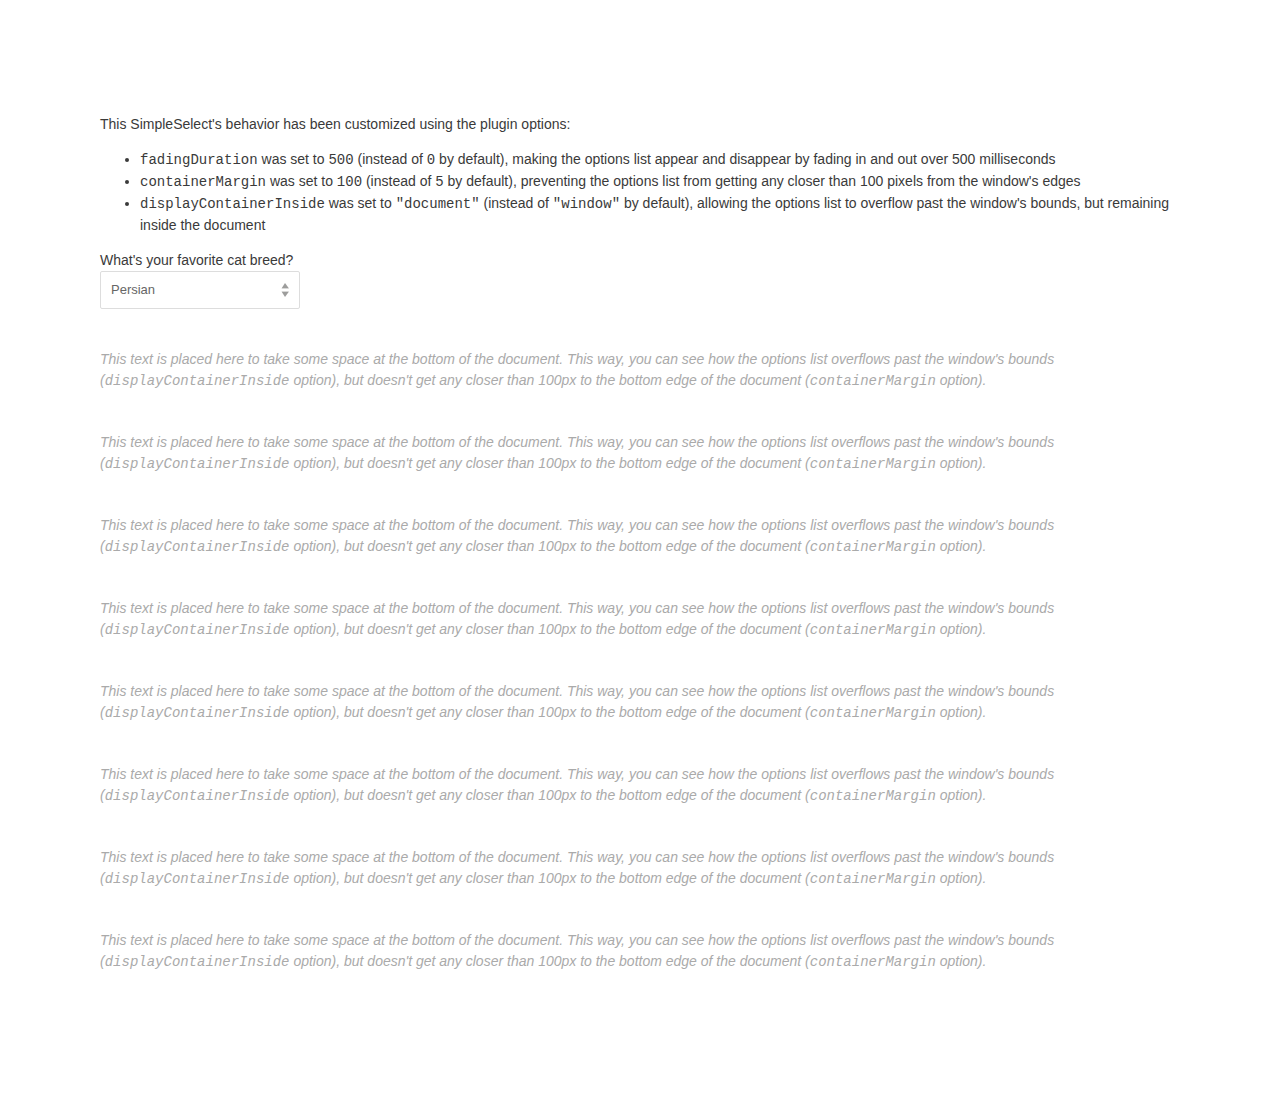
<file: assets/plugins/jQuery.SimpleSelect-master/examples/custom plugin options/index.html>
<!DOCTYPE html>
<html>
	<head>
		<meta http-equiv="content-type" content="text/html; charset=utf-8"/>
		<link rel="stylesheet" href="../../jquery.simpleselect.min.css" type="text/css">
		<link rel="stylesheet" href="main.css" type="text/css">
		<script src="https://ajax.googleapis.com/ajax/libs/jquery/1.9.1/jquery.min.js"></script>
		<script src="../../jquery.simpleselect.min.js"></script>
		<script src="main.js"></script>
	</head>
	<body>
		<p>This SimpleSelect's behavior has been customized using the plugin options:</p>
		<ul>
			<li><code>fadingDuration</code> was set to <code>500</code> (instead of <code>0</code> by default), making the options list appear and disappear by fading in and out over 500 milliseconds</li>
			<li><code>containerMargin</code> was set to <code>100</code> (instead of <code>5</code> by default), preventing the options list from getting any closer than 100 pixels from the window's edges</li>
			<li><code>displayContainerInside</code> was set to <code>"document"</code> (instead of <code>"window"</code> by default), allowing the options list to overflow past the window's bounds, but remaining inside the document</li>
		</ul>
		<label for="example-select">What's your favorite cat breed?</label>
		<select id="example-select">
			<option>Persian</option>
			<option>Maine Coon</option>
			<option>Exotic</option>
			<option>Siamese</option>
			<option>Abyssinian</option>
			<option>Ragdoll</option>
			<option>Birman</option>
			<option>American Shorthair</option>
			<option>Oriental</option>
			<option>Sphynx</option>
			<option value="a">Persian</option>
			<option value="b">Maine Coon</option>
			<option value="c">Exotic</option>
			<option value="d">Siamese</option>
			<option value="e">Abyssinian</option>
			<option value="f">Ragdoll</option>
			<option value="g">Birman</option>
			<option value="h">American Shorthair</option>
			<option value="i">Oriental</option>
			<option value="j">Sphynx</option>
			<option value="k">Persian</option>
			<option value="l">Maine Coon</option>
			<option value="m">Exotic</option>
			<option value="n">Siamese</option>
			<option value="o">Abyssinian</option>
			<option value="p">Ragdoll</option>
			<option value="q">Birman</option>
			<option value="r">American Shorthair</option>
			<option value="s">Oriental</option>
			<option value="t">Sphynx</option>
		</select>
		<p class="placeholder-text">
			This text is placed here to take some space at the bottom of the document. This way, you can see how the options list overflows past the window's bounds (<code>displayContainerInside</code> option), but doesn't get any closer than 100px to the bottom edge of the document (<code>containerMargin</code> option).
		</p>
		<p class="placeholder-text">
			This text is placed here to take some space at the bottom of the document. This way, you can see how the options list overflows past the window's bounds (<code>displayContainerInside</code> option), but doesn't get any closer than 100px to the bottom edge of the document (<code>containerMargin</code> option).
		</p>
		<p class="placeholder-text">
			This text is placed here to take some space at the bottom of the document. This way, you can see how the options list overflows past the window's bounds (<code>displayContainerInside</code> option), but doesn't get any closer than 100px to the bottom edge of the document (<code>containerMargin</code> option).
		</p>
		<p class="placeholder-text">
			This text is placed here to take some space at the bottom of the document. This way, you can see how the options list overflows past the window's bounds (<code>displayContainerInside</code> option), but doesn't get any closer than 100px to the bottom edge of the document (<code>containerMargin</code> option).
		</p>
		<p class="placeholder-text">
			This text is placed here to take some space at the bottom of the document. This way, you can see how the options list overflows past the window's bounds (<code>displayContainerInside</code> option), but doesn't get any closer than 100px to the bottom edge of the document (<code>containerMargin</code> option).
		</p>
		<p class="placeholder-text">
			This text is placed here to take some space at the bottom of the document. This way, you can see how the options list overflows past the window's bounds (<code>displayContainerInside</code> option), but doesn't get any closer than 100px to the bottom edge of the document (<code>containerMargin</code> option).
		</p>
		<p class="placeholder-text">
			This text is placed here to take some space at the bottom of the document. This way, you can see how the options list overflows past the window's bounds (<code>displayContainerInside</code> option), but doesn't get any closer than 100px to the bottom edge of the document (<code>containerMargin</code> option).
		</p>
		<p class="placeholder-text">
			This text is placed here to take some space at the bottom of the document. This way, you can see how the options list overflows past the window's bounds (<code>displayContainerInside</code> option), but doesn't get any closer than 100px to the bottom edge of the document (<code>containerMargin</code> option).
		</p>
	</body>
</html>
</file>
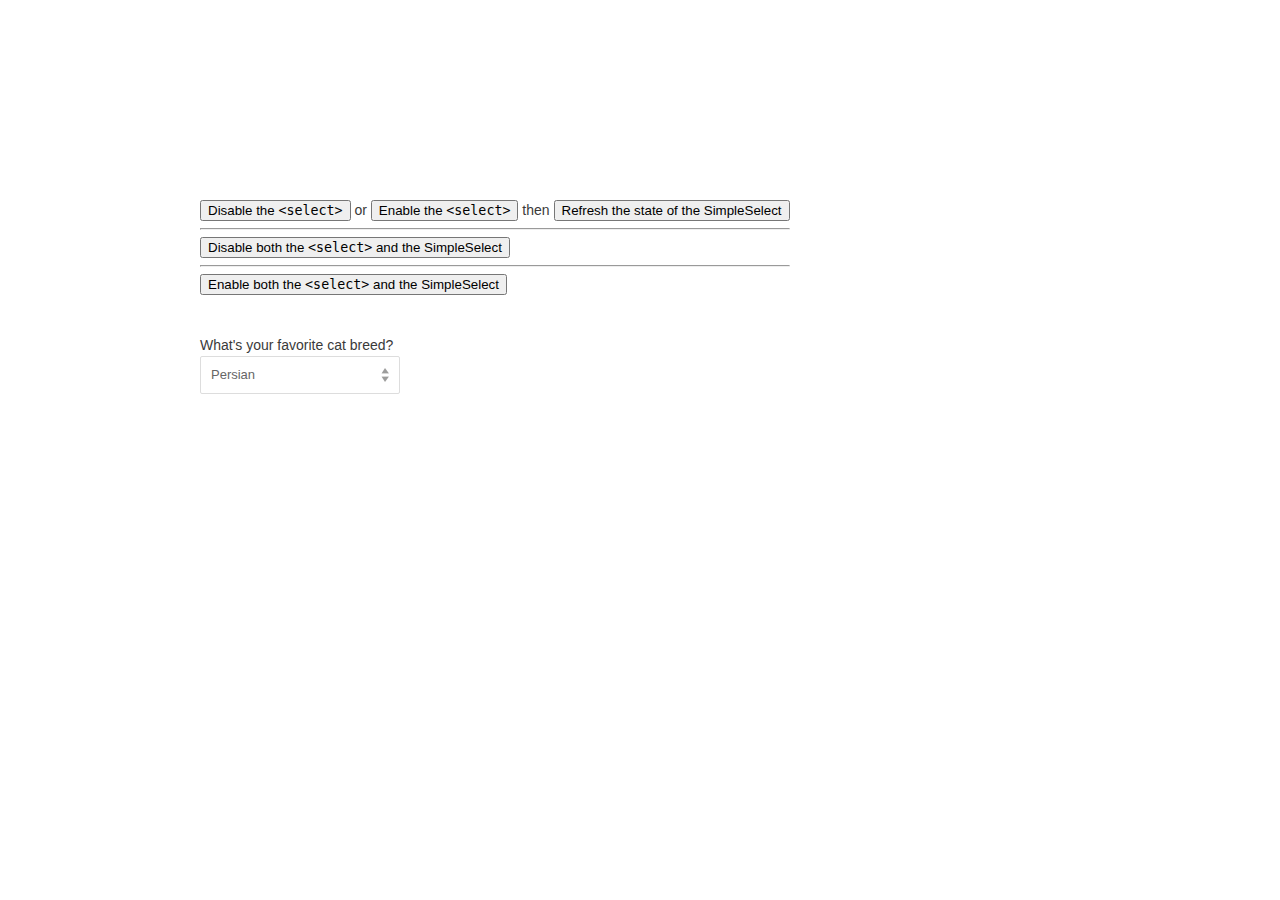
<file: assets/plugins/jQuery.SimpleSelect-master/examples/disabling and re-enabling the simpleselect/index.html>
<!DOCTYPE html>
<html>
	<head>
		<meta http-equiv="content-type" content="text/html; charset=utf-8"/>
		<link rel="stylesheet" href="../../jquery.simpleselect.min.css" type="text/css">
		<link rel="stylesheet" href="main.css" type="text/css">
		<script src="https://ajax.googleapis.com/ajax/libs/jquery/1.9.1/jquery.min.js"></script>
		<script src="../../jquery.simpleselect.min.js"></script>
		<script src="main.js"></script>
	</head>
	<body>
		<div>
			<button id="disable-select">Disable the <code>&lt;select&gt;</code></button> or
			<button id="enable-select">Enable the <code>&lt;select&gt;</code></button> then
			<button id="refresh-simpleselect-state">Refresh the state of the SimpleSelect</button>
			<hr/>
			<button id="disable-simpleselect">Disable both the <code>&lt;select&gt;</code> and the SimpleSelect</button>
			<hr/>
			<button id="enable-simpleselect">Enable both the <code>&lt;select&gt;</code> and the SimpleSelect</button>
		</div>

		<label for="example-select">What's your favorite cat breed?</label>
		<select id="example-select">
			<option>Persian</option>
			<option>Maine Coon</option>
			<option>Exotic</option>
			<option>Siamese</option>
			<option>Abyssinian</option>
			<option>Ragdoll</option>
			<option>Birman</option>
			<option>American Shorthair</option>
			<option>Oriental</option>
			<option>Sphynx</option>
		</select>
	</body>
</html>
</file>
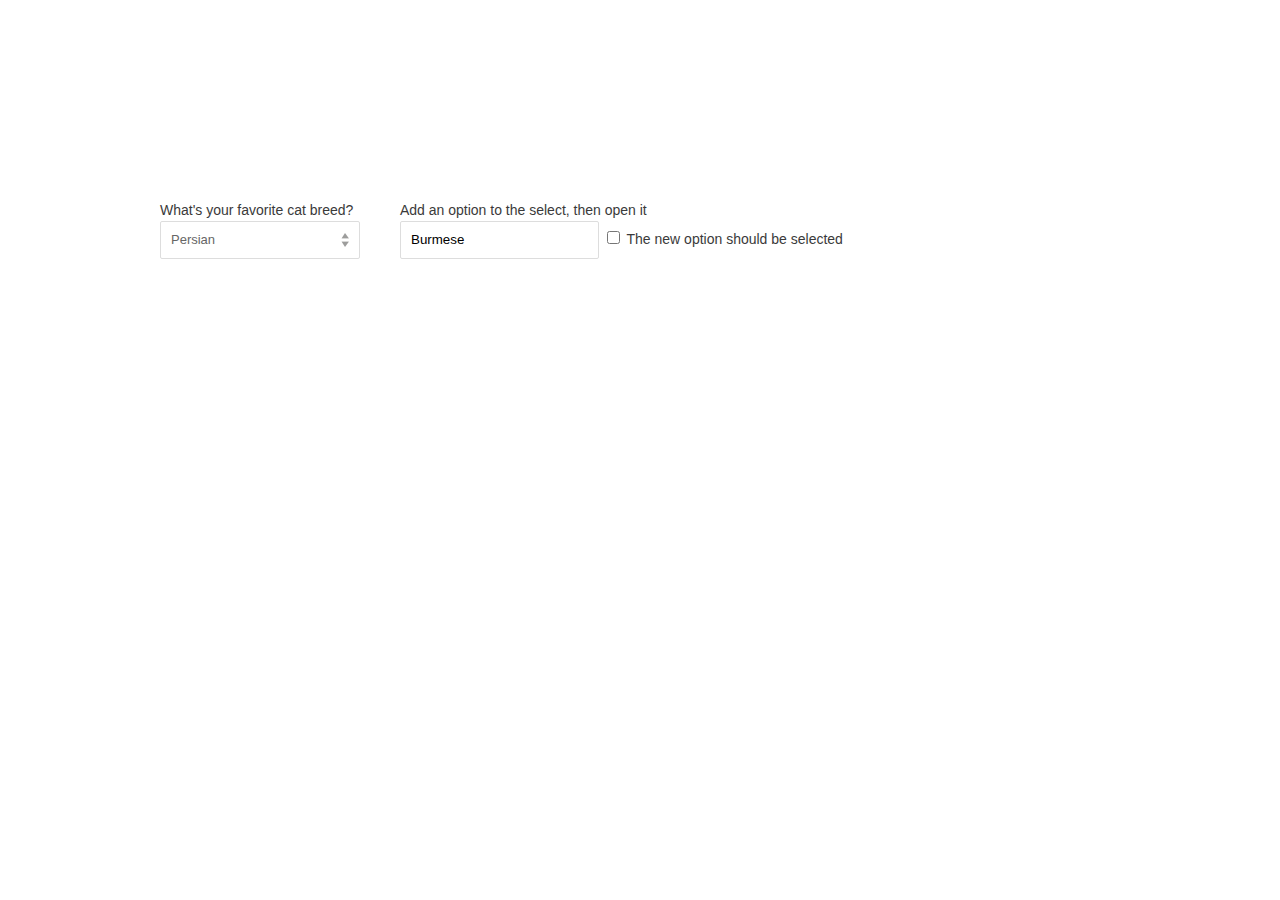
<file: assets/plugins/jQuery.SimpleSelect-master/examples/updating select options on the fly/index.html>
<!DOCTYPE html>
<html>
	<head>
		<meta http-equiv="content-type" content="text/html; charset=utf-8"/>
		<link rel="stylesheet" href="../../jquery.simpleselect.min.css" type="text/css">
		<link rel="stylesheet" href="main.css" type="text/css">
		<script src="https://ajax.googleapis.com/ajax/libs/jquery/1.9.1/jquery.min.js"></script>
		<script src="../../jquery.simpleselect.min.js"></script>
		<script src="main.js"></script>
	</head>
	<body>
		<div>
			<label for="example-select">What's your favorite cat breed?</label>
			<select id="example-select">
				<option>Persian</option>
				<option>Maine Coon</option>
				<option>Exotic</option>
				<option>Siamese</option>
				<option>Abyssinian</option>
				<option>Ragdoll</option>
				<option>Birman</option>
				<option>American Shorthair</option>
				<option>Oriental</option>
				<option>Sphynx</option>
			</select>
		</div>
		<div>
			<form id="add-option-form">
				<label for="add-option">Add an option to the select, then open it</label>
				<input type="text" id="add-option" value="Burmese"/> <input type="checkbox" id="should-select-option"/> <label for="should-select-option">The new option should be selected</label>
				<input type="submit"/>
			</form>
		</div>
	</body>
</html>
</file>
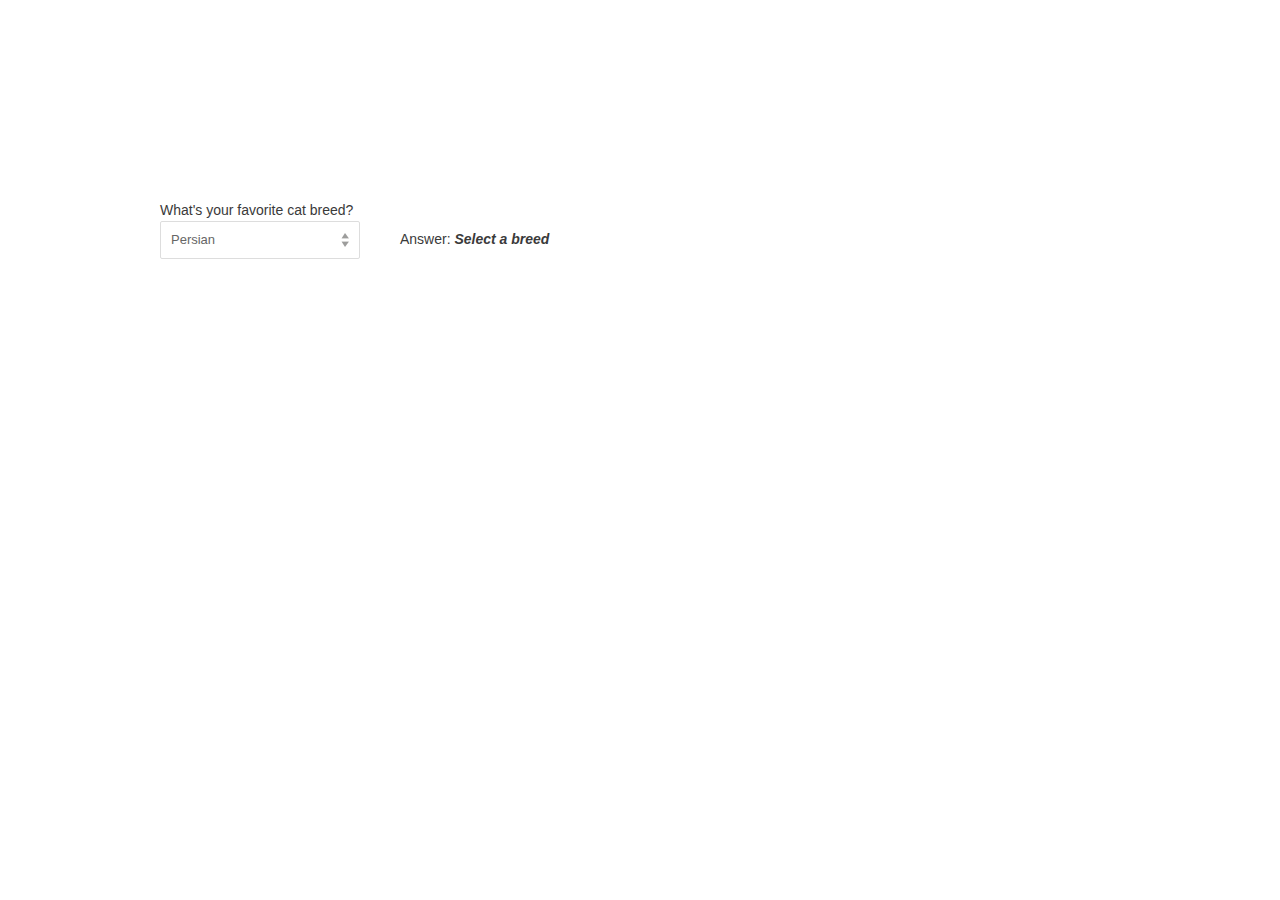
<file: assets/plugins/jQuery.SimpleSelect-master/examples/watching the change event/index.html>
<!DOCTYPE html>
<html>
	<head>
		<meta http-equiv="content-type" content="text/html; charset=utf-8"/>
		<link rel="stylesheet" href="../../jquery.simpleselect.min.css" type="text/css">
		<link rel="stylesheet" href="main.css" type="text/css">
		<script src="https://ajax.googleapis.com/ajax/libs/jquery/1.9.1/jquery.min.js"></script>
		<script src="../../jquery.simpleselect.min.js"></script>
		<script src="main.js"></script>
	</head>
	<body>
		<div>
			<label for="example-select">What's your favorite cat breed?</label>
			<select id="example-select">
				<option>Persian</option>
				<option>Maine Coon</option>
				<option>Exotic</option>
				<option>Siamese</option>
				<option>Abyssinian</option>
				<option>Ragdoll</option>
				<option>Birman</option>
				<option>American Shorthair</option>
				<option>Oriental</option>
				<option>Sphynx</option>
			</select>
		</div>
		<div class="answer">
			Answer: <span id="cat-breed-display"><i>Select a breed</i></span>
		</div>
	</body>
</html>
</file>
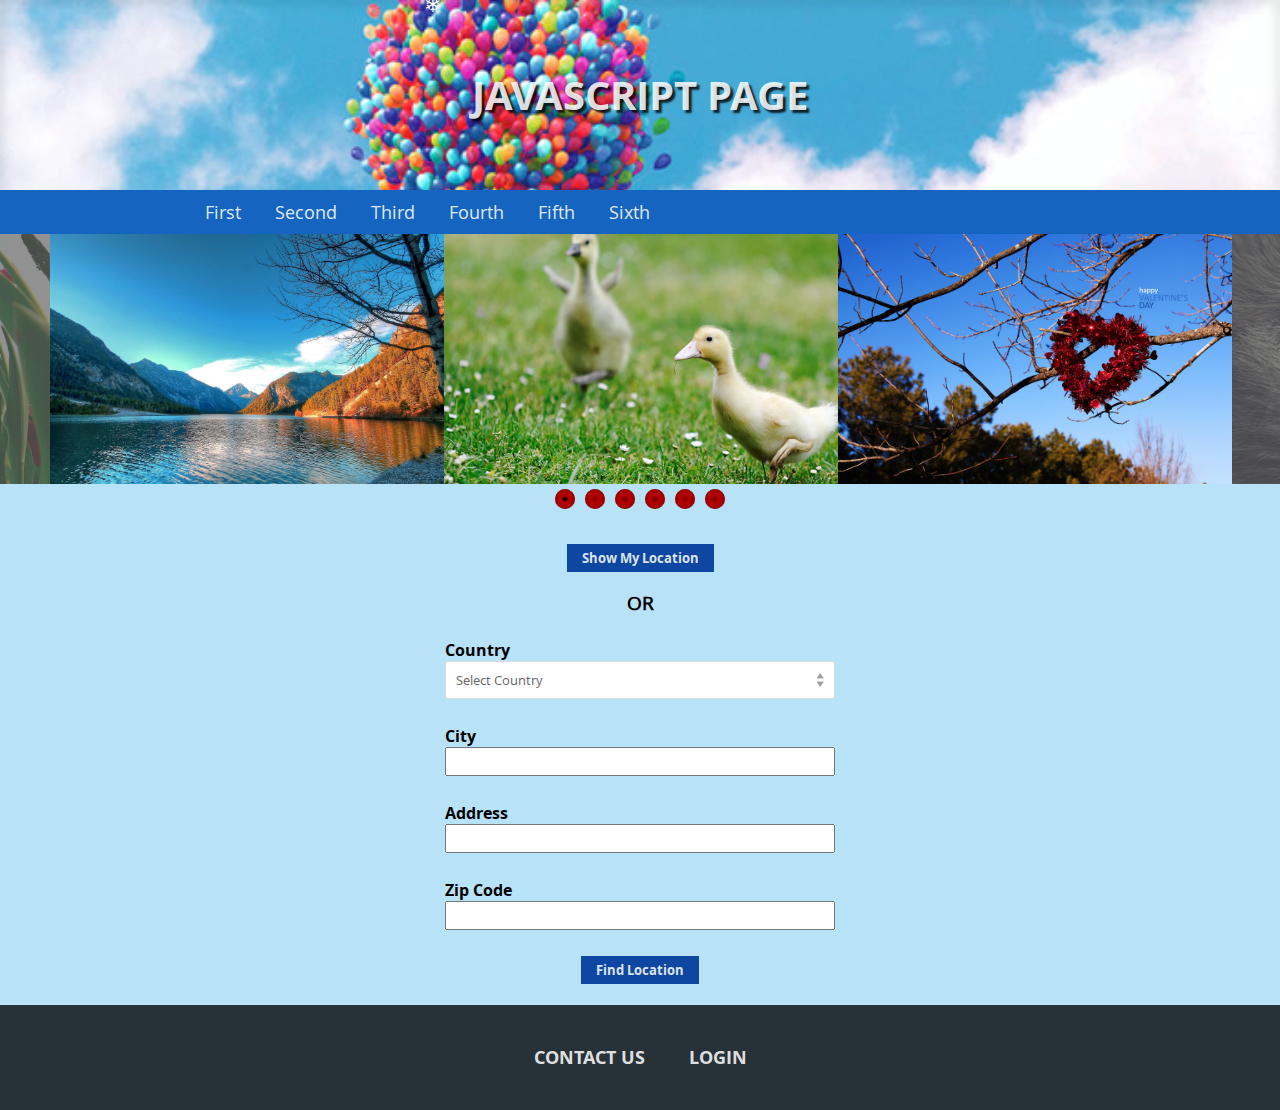
<file: result.html>
<!doctype html>
<html lang="en">
<head>
	<meta charset="UTF-8">
	<title>JavaScript Page</title>
	<link rel="stylesheet" href="assets/plugins/slick/slick.css"/>
	<link rel="stylesheet" href="assets/plugins/slick/slick-theme.css"/>
	<link rel="stylesheet" href="assets/plugins/datetimepicker-master/jquery.datetimepicker.css"/>
	<link rel="stylesheet" href="assets/plugins/jQuery.SimpleSelect-master/jquery.simpleselect.min.css">
	<link rel="stylesheet" href="assets/plugins/Realistic-Snow-Falling-Effect-with-jQuery-CSS3-snow-js/css/snow.css" />
	<link rel="stylesheet" href="assets/css/style.css">
	<script src="assets/js/jquery-1.12.1.min.js"></script>
	<script src="assets/plugins/slick/slick.min.js"></script>
	<script src="assets/plugins/masonry/masonry.pkgd.min.js"></script>
	<script src="assets/plugins/masked-input-plugin/jquery.maskedinput.min.js"></script>
	<script src="assets/plugins/datetimepicker-master/build/jquery.datetimepicker.full.min.js"></script>
	<script src="assets/plugins/list-country/countries.js"></script>
	<script src="assets/plugins/jQuery.SimpleSelect-master/jquery.simpleselect.min.js"></script>
	<script type="text/javascript" src="assets/plugins/Realistic-Snow-Falling-Effect-with-jQuery-CSS3-snow-js/js/snow.js"></script>
	<script src="assets/js/main.js"></script>
</head>
<body>
	<div class="background">
	<header>
		<div class="head-row-first">
			<h1 class="text-center page-title">JavaScript Page</h1>
		</div>
		<div class="head-row-second">
			<div class="container">
				<ul class="main-menu">
					<li><a href="result.html">First</a></li>
					<li><a href="index.html">Second</a></li>
					<li><a href="#">Third</a></li>
					<li><a href="#">Fourth</a></li>
					<li><a href="#">Fifth</a></li>
					<li><a href="#">Sixth</a></li>
				</ul>
			</div>
		</div>
		<div class="image-slider">
			<div class="image-slide" style="background-image: url('assets/img/1.jpg');">
				<div class="gray-mask"></div>
			</div>
			<div class="image-slide" style="background-image: url('assets/img/2.jpg');">
				<div class="gray-mask"></div>
			</div>
			<div class="image-slide" style="background-image: url('assets/img/3.png');">
				<div class="gray-mask"></div>
			</div>
			<div class="image-slide" style="background-image: url('assets/img/6.jpg');">
				<div class="gray-mask"></div>
			</div>
			<div class="image-slide" style="background-image: url('assets/img/4.jpg');">
				<div class="gray-mask"></div>
			</div>
			<div class="image-slide" style="background-image: url('assets/img/5.jpg');">
				<div class="gray-mask"></div>
			</div>
		</div>
	</header>
			<main class="container">
				
				<div class="form-results location-form">
					<div class="text-center">
						<button class="show-my-pos">Show My Location</button>
						<h3>OR</h3>
					</div>
					<form action="">
						<p class="map-form-field">
							<label for="map-country">Country</label>
							<select name="" id="map-country"></select>
						</p>
						<p class="map-form-field">
							<label for="map-city">City</label>
							<input id="map-city" type="text">
						</p>
						<p class="map-form-field">
							<label for="map-address">Address</label>
							<input id="map-address" type="text">
						</p>
						<p class="map-form-field">
							<label for="map-zip">Zip Code</label>
							<input id="map-zip" type="number">
						</p>
						<p class="map-form-field text-center">
							<button type="submit">Find Location</button>
						</p>
					</form>
				</div>
				
				
			</main>
			<footer>
				<div class="container">
					<ul class="footer-menu text-center">
						<li>
							<a href="#" data-toggle="modal" data-target=".modal-contact">Contact Us</a>
						</li>
						<li>
							<a href="#" data-toggle="modal" data-target=".modal-login">Login</a>
						</li>
					</ul>
				</div>
			</footer>
			<div class="modal modal-contact">
				<div class="modal-content">
					<a href="#" class="close-modal">X</a>
					<h3 class="text-center">Contact Us</h3>
					<form class="form" action="">
						<input placeholder="Enter Your Name" type="text">
						<input class="phone-input" placeholder="Enter Your Phone" type="text">
						<input class="date-input" placeholder="Enter Date" type="text">
						<textarea placeholder="Enter Your Message"></textarea>
						<div class="text-center">
							<button type="submit">Submit</button>
						</div>
					</form>
				</div>
			</div>
			<div class="modal modal-login">
				<div class="modal-content">
					<a href="#" class="close-modal">X</a>
					<h3 class="text-center">Login</h3>
					<form class="form" action="">
						<input placeholder="Username" type="text">
						<input placeholder="Password" type="password">
						<div class="text-center">
							<button type="submit">Submit</button>
						</div>				
					</form>
				</div>
			</div>
		<span class="hidden" id="snowflake">&#10052;</span></div>
		
	</body>
	</html>
</file>
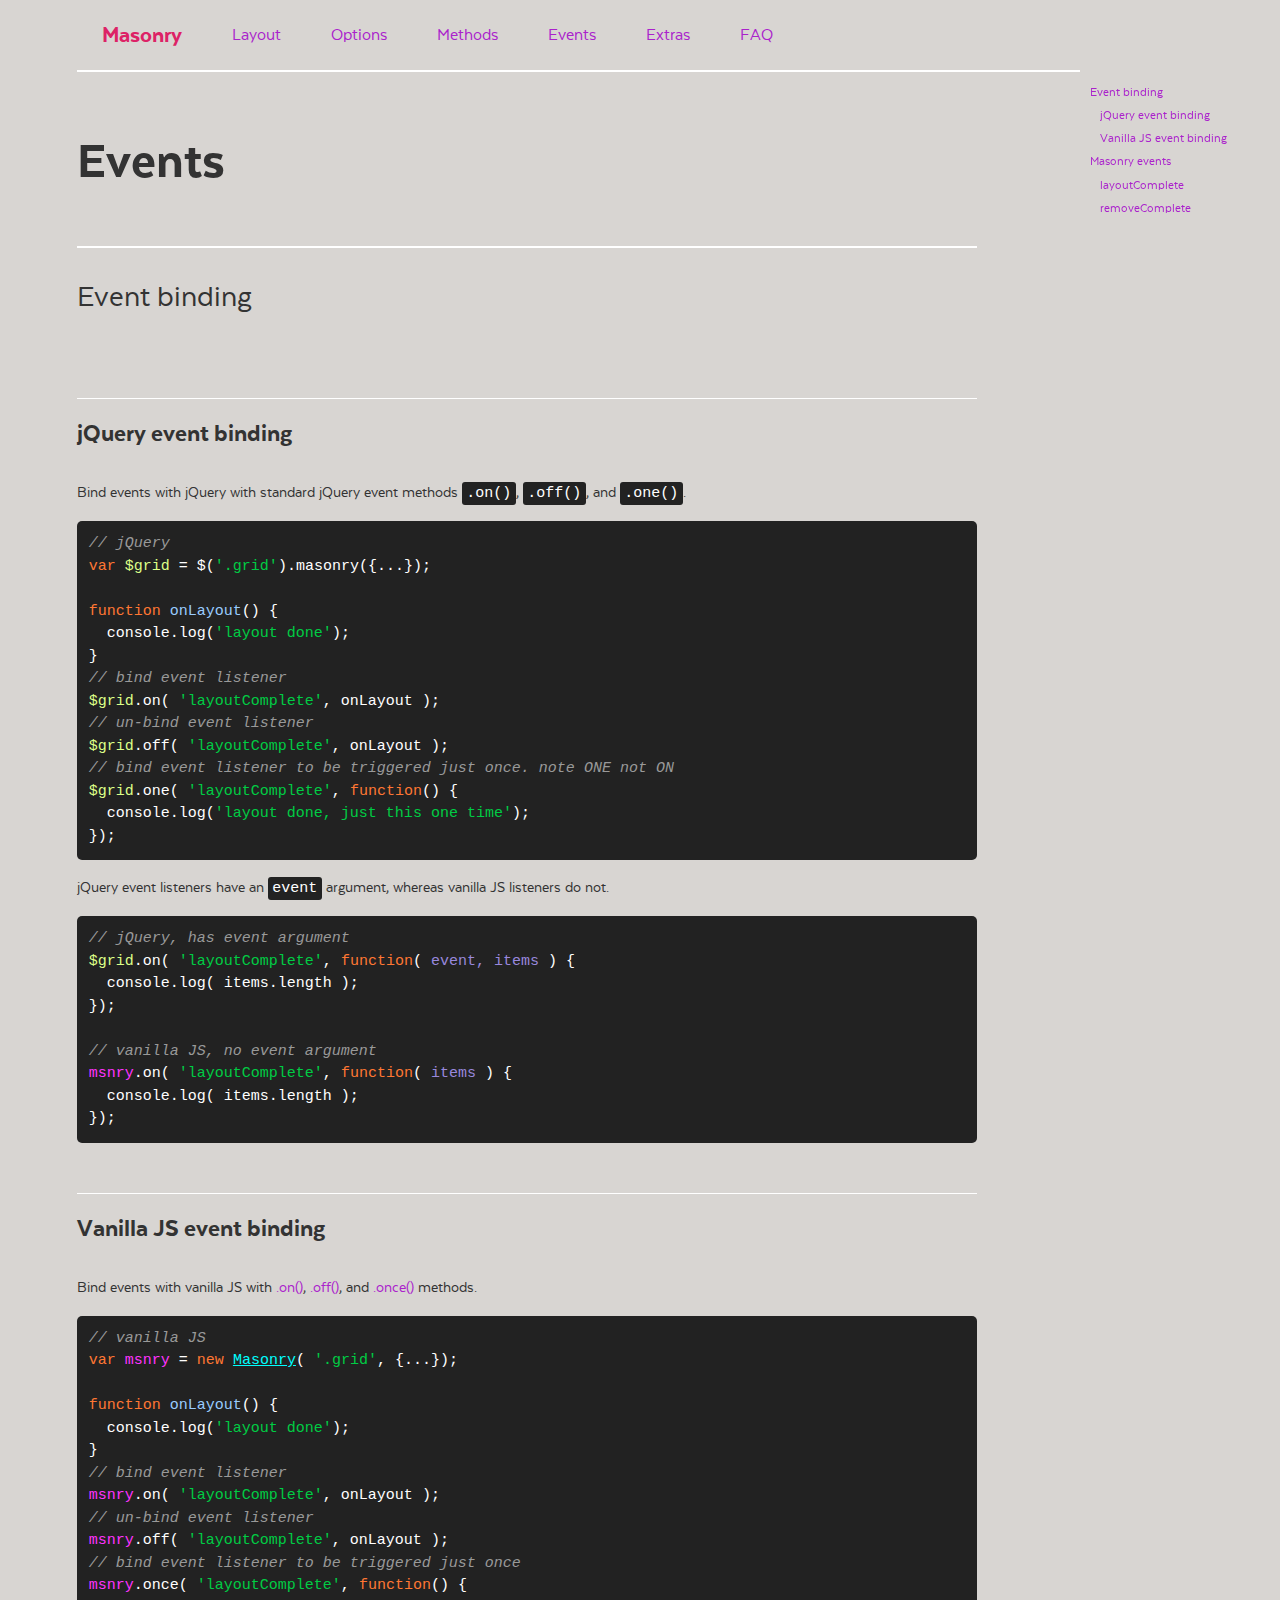
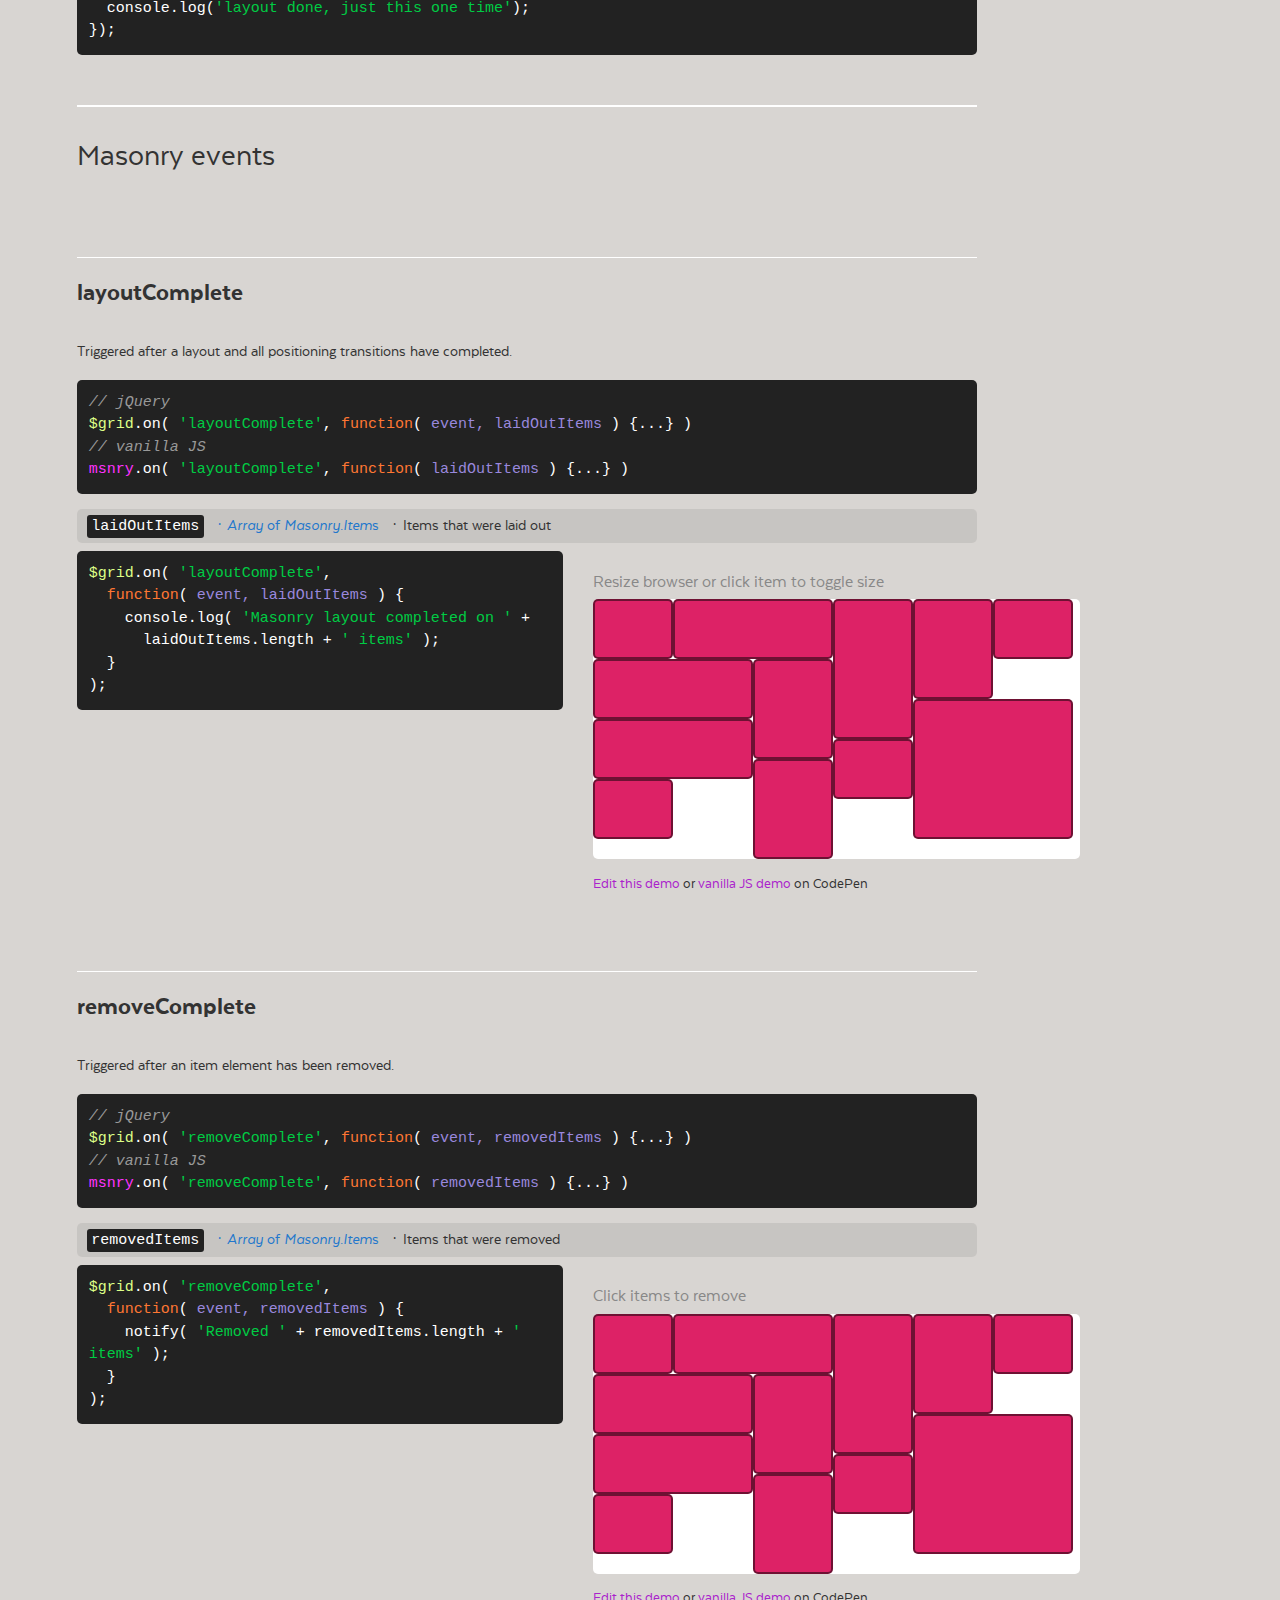
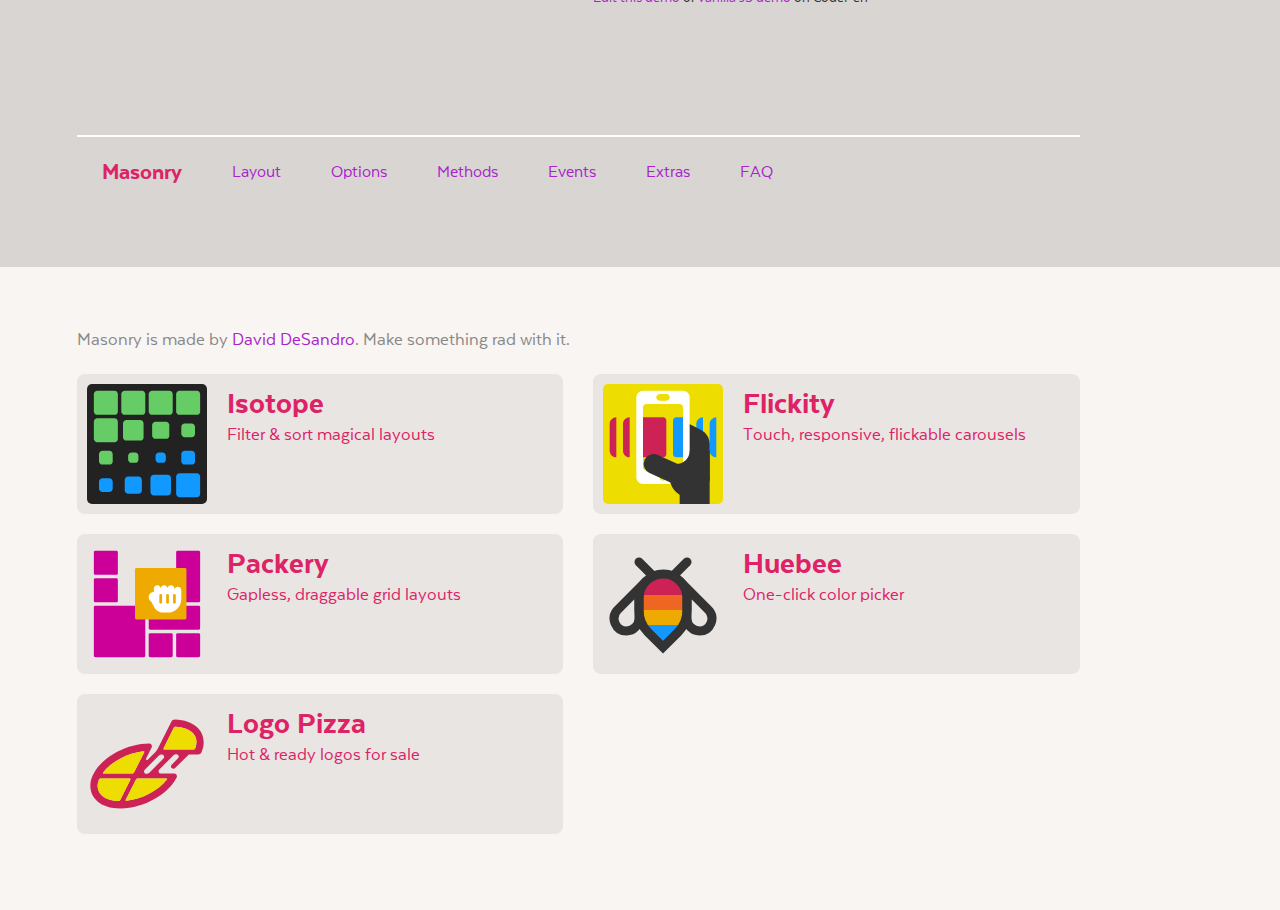
<file: assets/plugins/masonry/events.html>
<!doctype html>
<html class="export" lang="en">
<head>
  <meta charset="utf-8">
  <meta http-equiv="X-UA-Compatible" content="IE=edge,chrome=1">
  <meta name="viewport" content="width=device-width">
  <meta name="description" content="Cascading grid layout library">

  <title>Masonry &#xB7; Events</title>

    <link rel="stylesheet" href="css/masonry-docs.css" media="screen">

</head>
<body class="page--" data-page="">

  <div class="site-nav">
    <div class="container">
      <ol class="site-nav__list">
        <li class="site-nav__item site-nav__item--homepage">
          <a href=".">Masonry</a></li>
        <li class="site-nav__item site-nav__item--layout">
          <a href="layout.html">Layout</a></li>
        <li class="site-nav__item site-nav__item--options">
          <a href="options.html">Options</a></li>
        <li class="site-nav__item site-nav__item--methods">
          <a href="methods.html">Methods</a></li>
        <li class="site-nav__item site-nav__item--events">
          <a href="events.html">Events</a></li>
        <li class="site-nav__item site-nav__item--extras">
          <a href="extras.html">Extras</a></li>
        <li class="site-nav__item site-nav__item--faq">
          <a href="faq.html">FAQ</a></li>
      </ol>
    </div>
  </div>


  <div id="content" class="content container">

      <h1>Events</h1>

    <ul class="page-nav">
<li class="page-nav__item page-nav__item--h2"><a href="#event-binding">Event binding</a></li>
<li class="page-nav__item page-nav__item--h3"><a href="#jquery-event-binding">jQuery event binding</a></li>
<li class="page-nav__item page-nav__item--h3"><a href="#vanilla-js-event-binding">Vanilla JS event binding</a></li>
<li class="page-nav__item page-nav__item--h2"><a href="#masonry-events">Masonry events</a></li>
<li class="page-nav__item page-nav__item--h3"><a href="#layoutcomplete">layoutComplete</a></li>
<li class="page-nav__item page-nav__item--h3"><a href="#removecomplete">removeComplete</a></li>
</ul>


<div id="notification"></div>

<h2 id="event-binding">Event binding</h2>

<h3 id="jquery-event-binding">jQuery event binding</h3>

<p>Bind events with jQuery with standard jQuery event methods <code>.on()</code>, <code>.off()</code>, and <code>.one()</code>.</p>

<pre><code class="js"><span class="comment">// jQuery</span>
<span class="keyword">var</span> <span class="jquery_var">$grid</span> = $(<span class="string">&apos;.grid&apos;</span>).masonry({...});

<span class="function"><span class="keyword">function</span> <span class="title">onLayout</span>(<span class="params"></span>) </span>{
  <span class="built_in">console</span>.log(<span class="string">&apos;layout done&apos;</span>);
}
<span class="comment">// bind event listener</span>
<span class="jquery_var">$grid</span>.on( <span class="string">&apos;layoutComplete&apos;</span>, onLayout );
<span class="comment">// un-bind event listener</span>
<span class="jquery_var">$grid</span>.off( <span class="string">&apos;layoutComplete&apos;</span>, onLayout );
<span class="comment">// bind event listener to be triggered just once. note ONE not ON</span>
<span class="jquery_var">$grid</span>.one( <span class="string">&apos;layoutComplete&apos;</span>, <span class="function"><span class="keyword">function</span>(<span class="params"></span>) </span>{
  <span class="built_in">console</span>.log(<span class="string">&apos;layout done, just this one time&apos;</span>);
});
</code></pre>

<p>jQuery event listeners have an <code>event</code> argument, whereas vanilla JS listeners do not.</p>

<pre><code class="js"><span class="comment">// jQuery, has event argument</span>
<span class="jquery_var">$grid</span>.on( <span class="string">&apos;layoutComplete&apos;</span>, <span class="function"><span class="keyword">function</span>(<span class="params"> event, items </span>) </span>{
  <span class="built_in">console</span>.log( items.length );
});

<span class="comment">// vanilla JS, no event argument</span>
<span class="masonry_var">msnry</span>.on( <span class="string">&apos;layoutComplete&apos;</span>, <span class="function"><span class="keyword">function</span>(<span class="params"> items </span>) </span>{
  <span class="built_in">console</span>.log( items.length );
});
</code></pre>


<h3 id="vanilla-js-event-binding">Vanilla JS event binding</h3>

<p>Bind events with vanilla JS with <a href="methods.html#on">.on()</a>, <a href="methods.html#off">.off()</a>, and <a href="methods.html#once">.once()</a> methods.</p>

<pre><code class="js"><span class="comment">// vanilla JS</span>
<span class="keyword">var</span> <span class="masonry_var">msnry</span> = <span class="keyword">new</span> <span class="masonry_keyword">Masonry</span>( <span class="string">&apos;.grid&apos;</span>, {...});

<span class="function"><span class="keyword">function</span> <span class="title">onLayout</span>(<span class="params"></span>) </span>{
  <span class="built_in">console</span>.log(<span class="string">&apos;layout done&apos;</span>);
}
<span class="comment">// bind event listener</span>
<span class="masonry_var">msnry</span>.on( <span class="string">&apos;layoutComplete&apos;</span>, onLayout );
<span class="comment">// un-bind event listener</span>
<span class="masonry_var">msnry</span>.off( <span class="string">&apos;layoutComplete&apos;</span>, onLayout );
<span class="comment">// bind event listener to be triggered just once</span>
<span class="masonry_var">msnry</span>.once( <span class="string">&apos;layoutComplete&apos;</span>, <span class="function"><span class="keyword">function</span>(<span class="params"></span>) </span>{
  <span class="built_in">console</span>.log(<span class="string">&apos;layout done, just this one time&apos;</span>);
});
</code></pre>


<h2 id="masonry-events">Masonry events</h2>


<h3 id="layoutcomplete">layoutComplete</h3>

<p>Triggered after a layout and all positioning transitions have completed.</p>

<pre><code class="js"><span class="comment">// jQuery</span>
<span class="jquery_var">$grid</span>.on( <span class="string">&apos;layoutComplete&apos;</span>, <span class="function"><span class="keyword">function</span>(<span class="params"> event, laidOutItems </span>) </span>{...} )
<span class="comment">// vanilla JS</span>
<span class="masonry_var">msnry</span>.on( <span class="string">&apos;layoutComplete&apos;</span>, <span class="function"><span class="keyword">function</span>(<span class="params"> laidOutItems </span>) </span>{...} )
</code></pre>

<p class="variable">
  <code class="variable__code">laidOutItems</code>
  <span class="variable__type"><i>Array</i> of <i>Masonry.Item</i>s</span>
  <span class="variable__description">Items that were laid out</span>
</p>

<div class="duo example">
  <div class="duo__cell example__code">
<pre><code class="js"><span class="jquery_var">$grid</span>.on( <span class="string">&apos;layoutComplete&apos;</span>,
  <span class="function"><span class="keyword">function</span>(<span class="params"> event, laidOutItems </span>) </span>{
    <span class="built_in">console</span>.log( <span class="string">&apos;Masonry layout completed on &apos;</span> +
      laidOutItems.length + <span class="string">&apos; items&apos;</span> );
  }
);
</code></pre>
  </div>
  <div class="duo__cell example__demo" data-js="layout-complete-demo">
    <p class="instruction">Resize browser or click item to toggle size</p>
    <div class="grid grid--clickable">
      <div class="grid-item"></div>
      <div class="grid-item grid-item--width2"></div>
      <div class="grid-item grid-item--height3"></div>
      <div class="grid-item grid-item--height2"></div>
      <div class="grid-item grid-item--width2"></div>
      <div class="grid-item"></div>
      <div class="grid-item grid-item--width2 grid-item--height3"></div>
      <div class="grid-item grid-item--height2"></div>
      <div class="grid-item grid-item--width2"></div>
      <div class="grid-item"></div>
      <div class="grid-item grid-item--height2"></div>
      <div class="grid-item"></div>
    </div>
    <p class="edit-demo">
        <a href="http://codepen.io/desandro/pen/yNgmNv">Edit this demo</a>
        or <a href="http://codepen.io/desandro/pen/htsui">vanilla JS demo</a> on CodePen
    </p>
  </div>
</div>


<h3 id="removecomplete">removeComplete</h3>

<p>Triggered after an item element has been removed.</p>

<pre><code class="js"><span class="comment">// jQuery</span>
<span class="jquery_var">$grid</span>.on( <span class="string">&apos;removeComplete&apos;</span>, <span class="function"><span class="keyword">function</span>(<span class="params"> event, removedItems </span>) </span>{...} )
<span class="comment">// vanilla JS</span>
<span class="masonry_var">msnry</span>.on( <span class="string">&apos;removeComplete&apos;</span>, <span class="function"><span class="keyword">function</span>(<span class="params"> removedItems </span>) </span>{...} )
</code></pre>

<p class="variable">
  <code class="variable__code">removedItems</code>
  <span class="variable__type"><i>Array</i> of <i>Masonry.Item</i>s</span>
  <span class="variable__description">Items that were removed</span>
</p>

<div class="duo example">
  <div class="duo__cell example__code">
<pre><code class="js"><span class="jquery_var">$grid</span>.on( <span class="string">&apos;removeComplete&apos;</span>,
  <span class="function"><span class="keyword">function</span>(<span class="params"> event, removedItems </span>) </span>{
    notify( <span class="string">&apos;Removed &apos;</span> + removedItems.length + <span class="string">&apos; items&apos;</span> );
  }
);
</code></pre>
  </div>
  <div class="duo__cell example__demo" data-js="remove-complete-demo">
    <p class="instruction">Click items to remove</p>
    <div class="grid grid--clickable">
      <div class="grid-item"></div>
      <div class="grid-item grid-item--width2"></div>
      <div class="grid-item grid-item--height3"></div>
      <div class="grid-item grid-item--height2"></div>
      <div class="grid-item grid-item--width2"></div>
      <div class="grid-item"></div>
      <div class="grid-item grid-item--width2 grid-item--height3"></div>
      <div class="grid-item grid-item--height2"></div>
      <div class="grid-item grid-item--width2"></div>
      <div class="grid-item"></div>
      <div class="grid-item grid-item--height2"></div>
      <div class="grid-item"></div>
    </div>
    <p class="edit-demo">
        <a href="http://codepen.io/desandro/pen/mJRNVV">Edit this demo</a>
        or <a href="http://codepen.io/desandro/pen/JknEe">vanilla JS demo</a> on CodePen
    </p>
  </div>
</div>


  </div>

  <div class="site-nav">
    <div class="container">
      <ol class="site-nav__list">
        <li class="site-nav__item site-nav__item--homepage">
          <a href=".">Masonry</a></li>
        <li class="site-nav__item site-nav__item--layout">
          <a href="layout.html">Layout</a></li>
        <li class="site-nav__item site-nav__item--options">
          <a href="options.html">Options</a></li>
        <li class="site-nav__item site-nav__item--methods">
          <a href="methods.html">Methods</a></li>
        <li class="site-nav__item site-nav__item--events">
          <a href="events.html">Events</a></li>
        <li class="site-nav__item site-nav__item--extras">
          <a href="extras.html">Extras</a></li>
        <li class="site-nav__item site-nav__item--faq">
          <a href="faq.html">FAQ</a></li>
      </ol>
    </div>
  </div>

  <div class="site-footer">
    <div class="container">
  
      <p class="site-footer__copy">
        Masonry is made by <a href="http://desandro.com">David DeSandro</a>.
        Make something rad with it.
      </p>
  
      <div class="showcase">
      
        <ul class="showcase-item-list">
            <li class="showcase-item">
              <a class="showcase-item__link" href="http://isotope.metafizzy.co">
                <div class="showcase-item__image">
                    <svg class="isotope-illo" xmlns="http://www.w3.org/2000/svg" viewbox="0 0 350 350" width="100" height="100">
                      <path class="isotope-illo__color1" fill="#6C6" d="M80 170H30c-6 0-10-5-10-10v-50c0-6 5-10 10-10h50c6 0 10 5 10 10v50C90 166 86 170 80 170z"/>
                      <path class="isotope-illo__color1" fill="#6C6" d="M80 90H30c-6 0-10-5-10-10V30c0-6 5-10 10-10h50c6 0 10 5 10 10v50C90 86 86 90 80 90z"/>
                      <path class="isotope-illo__color1" fill="#6C6" d="M160 90h-50c-6 0-10-5-10-10V30c0-6 5-10 10-10h50c6 0 10 5 10 10v50C170 86 166 90 160 90z"/>
                      <path class="isotope-illo__color1" fill="#6C6" d="M240 90h-50c-6 0-10-5-10-10V30c0-6 5-10 10-10h50c6 0 10 5 10 10v50C250 86 246 90 240 90z"/>
                      <path class="isotope-illo__color1" fill="#6C6" d="M320 90h-50c-6 0-10-5-10-10V30c0-6 5-10 10-10h50c6 0 10 5 10 10v50C330 86 326 90 320 90z"/>
                      <path class="isotope-illo__color1" fill="#6C6" d="M155 165h-40c-6 0-10-5-10-10v-40c0-6 5-10 10-10h40c6 0 10 5 10 10v40 C165 161 161 165 155 165z"/>
                      <path class="isotope-illo__color1" fill="#6C6" d="M230 160h-30c-6 0-10-5-10-10v-30c0-6 5-10 10-10h30c6 0 10 5 10 10v30 C240 156 236 160 230 160z"/>
                      <path class="isotope-illo__color1" fill="#6C6" d="M305 155h-20c-6 0-10-5-10-10v-20c0-6 5-10 10-10h20c6 0 10 5 10 10v20 C315 151 311 155 305 155z"/>
                      <path class="isotope-illo__color1" fill="#6C6" d="M65 235H45c-6 0-10-5-10-10v-20c0-6 5-10 10-10h20c6 0 10 5 10 10v20C75 231 71 235 65 235z"/>
                      <path class="isotope-illo__color1" fill="#6C6" d="M140 230h-10c-6 0-10-5-10-10v-10c0-6 5-10 10-10h10c6 0 10 5 10 10v10 C150 226 146 230 140 230z"/>
                      <path class="isotope-illo__color2" fill="#19F" d="M305 235h-20c-6 0-10-5-10-10v-20c0-6 5-10 10-10h20c6 0 10 5 10 10v20 C315 231 311 235 305 235z"/>
                      <path class="isotope-illo__color2" fill="#19F" d="M65 315H45c-6 0-10-5-10-10v-20c0-6 5-10 10-10h20c6 0 10 5 10 10v20C75 311 71 315 65 315z"/>
                      <path class="isotope-illo__color2" fill="#19F" d="M150 320h-30c-6 0-10-5-10-10v-30c0-6 5-10 10-10h30c6 0 10 5 10 10v30 C160 316 156 320 150 320z"/>
                      <path class="isotope-illo__color2" fill="#19F" d="M220 230h-10c-6 0-10-5-10-10v-10c0-6 5-10 10-10h10c6 0 10 5 10 10v10 C230 226 226 230 220 230z"/>
                      <path class="isotope-illo__color2" fill="#19F" d="M235 325h-40c-6 0-10-5-10-10v-40c0-6 5-10 10-10h40c6 0 10 5 10 10v40 C245 321 241 325 235 325z"/>
                      <path class="isotope-illo__color2" fill="#19F" d="M320 330h-50c-6 0-10-5-10-10v-50c0-6 5-10 10-10h50c6 0 10 5 10 10v50 C330 326 326 330 320 330z"/>
                    </svg>
                </div>
                <div class="showcase-item__text">
                  <h3 class="showcase-item__title">Isotope</h3>
                  <p class="showcase-item__description">Filter &amp; sort magical layouts</p>
                </div>
              </a>
            </li>
      
            <li class="showcase-item">
              <a class="showcase-item__link" href="http://flickity.metafizzy.co">
                <div class="showcase-item__image">
                    <svg class="flickity-illo" xmlns="http://www.w3.org/2000/svg" viewbox="0 0 360 360" width="100" height="100">
                      <path class="flickity-illo__color1" fill="#19F" d="M300 220L300 220c-11 0-20-9-20-20v-80c0-11 9-20 20-20h0V220z"/>
                      <path class="flickity-illo__color1" fill="#19F" d="M340 220L340 220c-11 0-20-9-20-20v-80c0-11 9-20 20-20h0V220z"/>
                      <path class="flickity-illo__color2" fill="#333" d="M320 290V180c0-18-10-35-27-43L240 110v180H320z"/>
                      <path class="flickity-illo__color3" fill="white" d="M240 300H120c-11 0-20-9-20-20V40c0-11 9-20 20-20h120c11 0 20 9 20 20v240C260 291 251 300 240 300z"/>
                      <path class="flickity-illo__color4" fill="#ED0" d="M230 260H130c-6 0-10-5-10-10V70c0-6 5-10 10-10h100c6 0 10 5 10 10v180 C240 256 236 260 230 260z"/>
                      <path class="flickity-illo__color2" fill="#333" d="M260 200h60v81c0 32-26 59-59 59h0c-34 0-61-27-61-61V240h20 C242 240 260 222 260 200L260 200z"/>
                      <path class="flickity-illo__color5" fill="#C25" d="M180 220h-60V100h60c6 0 10 5 10 10v100C190 216 186 220 180 220z"/>
                      <path class="flickity-illo__color1" fill="#19F" d="M240 220h-20c-6 0-10-5-10-10V110c0-6 5-10 10-10h20V220z"/>
                      <rect class="flickity-illo__color2" fill="#333" x="230" y="280" width="90" height="80"/>
                      <circle class="flickity-illo__color4" fill="#ED0" cx="180" cy="280" r="10"/>
                      <line class="flickity-illo__thumb" stroke="#333" stroke-width="60" stroke-linecap="round" x1="262" y1="290" x2="152" y2="240"/>
                      <path class="flickity-illo__color4" fill="#ED0" d="M190 50h-20c-6 0-10-5-10-10v0c0-6 5-10 10-10h20c6 0 10 5 10 10v0C200 46 196 50 190 50z"/>
                      <path class="flickity-illo__color5" fill="#C25" d="M80 220L80 220c-11 0-20-9-20-20v-80c0-11 9-20 20-20h0V220z"/>
                      <path class="flickity-illo__color5" fill="#C25" d="M40 220L40 220c-11 0-20-9-20-20v-80c0-11 9-20 20-20h0V220z"/>
                    </svg>
                </div>
                <div class="showcase-item__text">
                  <h3 class="showcase-item__title">Flickity</h3>
                  <p class="showcase-item__description">Touch, responsive, flickable carousels</p>
                </div>
              </a>
            </li>
      
            <li class="showcase-item">
              <a class="showcase-item__link" href="http://packery.metafizzy.co">
                <div class="showcase-item__image">
                    <svg class="packery-illo" xmlns="http://www.w3.org/2000/svg" viewbox="0 0 700 700" width="100" height="100">
                      <path class="packery-illo__item" fill="#C09" d="M172 180H48c-4 0-8-4-8-8V48c0-4 4-8 8-8h124c4 0 8 4 8 8v124C180 176 176 180 172 180z"/>
                      <path class="packery-illo__item" fill="#C09" d="M172 340H48c-4 0-8-4-8-8V208c0-4 4-8 8-8h124c4 0 8 4 8 8v124C180 336 176 340 172 340z"/>
                      <path class="packery-illo__item" fill="#C09" d="M492 660H368c-4 0-8-4-8-8V528c0-4 4-8 8-8h124c4 0 8 4 8 8v124C500 656 496 660 492 660z"/>
                      <path class="packery-illo__item" fill="#C09" d="M652 660H528c-4 0-8-4-8-8V528c0-4 4-8 8-8h124c4 0 8 4 8 8v124C660 656 656 660 652 660z"/>
                      <path class="packery-illo__item" fill="#C09" d="M652 500H368c-4 0-8-4-8-8V368c0-4 4-8 8-8h284c4 0 8 4 8 8v124C660 496 656 500 652 500z"/>
                      <path class="packery-illo__item" fill="#C09" d="M332 660H48c-4 0-8-4-8-8V368c0-4 4-8 8-8h284c4 0 8 4 8 8v284C340 656 336 660 332 660z"/>
                      <path class="packery-illo__item" fill="#C09" d="M652 340H528c-4 0-8-4-8-8V48c0-4 4-8 8-8h124c4 0 8 4 8 8v284C660 336 656 340 652 340z"/>
                      <path class="packery-illo__draggie" fill="#EA0" d="M572 440H288c-4 0-8-4-8-8V148c0-4 4-8 8-8h284c4 0 8 4 8 8v284C580 436 576 440 572 440z"/>
                      <g>
                        <path class="packery-illo__hand" fill="white" d="M530 250c-11 0-20 9-20 20v-10c0-11-9-20-20-20s-20 9-20 20c0-11-9-20-20-20s-20 9-20 20c0-11-9-20-20-20
                          s-20 9-20 20v20c-17 0-30 13-30 30c0 11 6 20 14 25l19 35c10 18 30 30 51 30h28
                          c43 0 78-35 78-78V270C550 259 541 250 530 250z"/>
                        <line class="packery-illo__hand-line" stroke="#EA0" fill="none" stroke-width="16" stroke-linecap="round" x1="430" y1="300" x2="430" y2="340"/>
                        <line class="packery-illo__hand-line" stroke="#EA0" fill="none" stroke-width="16" stroke-linecap="round" x1="470" y1="300" x2="470" y2="340"/>
                        <line class="packery-illo__hand-line" stroke="#EA0" fill="none" stroke-width="16" stroke-linecap="round" x1="510" y1="300" x2="510" y2="340"/>
                      </g>
                    </svg>
                </div>
                <div class="showcase-item__text">
                  <h3 class="showcase-item__title">Packery</h3>
                  <p class="showcase-item__description">Gapless, draggable grid layouts</p>
                </div>
              </a>
            </li>
      
            <li class="showcase-item">
              <a class="showcase-item__link" href="http://huebee.buzz">
                <div class="showcase-item__image">
                    <svg class="huebee-illo" xmlns="http://www.w3.org/2000/svg" viewbox="0 0 200 200" width="100" height="100">
                      <polygon class="huebee-illo__stripe4" fill="#19F" points="100,170 65,135 135,135 "/>
                      <rect class="huebee-illo__stripe3" fill="#EA0" x="65" y="110" width="70" height="25"/>
                      <rect class="huebee-illo__stripe2" fill="#E62" x="65" y="85" width="70" height="25"/>
                      <polygon class="huebee-illo__stripe1" fill="#C25" points="135,85 65,85 65,70 80,55 120,55 135,70 "/>
                      <path class="huebee-illo__line" stroke="#333" fill="none" stroke-width="15" d="M140 90c0-22-18-40-39-40C78 50 60 68 60 91V110c0 14 5 27 15 37
                        l25 25l25-25c10-10 15-23 15-37V90z"/>
                      <path class="huebee-illo__line" stroke="#333" fill="none" stroke-width="15" d="M60 74v50c0 11-9 21-21 21h0c-18 0-27-22-15-35L60 74z"/>
                      <path class="huebee-illo__line" stroke="#333" fill="none" stroke-width="15" d="M140 74v50c0 11 9 21 21 21h0c18 0 27-22 15-35L140 74z"/>
                      <line class="huebee-illo__line huebee-illo__antenna" stroke="#333" fill="none" stroke-width="15" stroke-linecap="round" x1="60" y1="30" x2="80" y2="50"/>
                      <line class="huebee-illo__line huebee-illo__antenna" stroke="#333" fill="none" stroke-width="15" stroke-linecap="round" x1="140" y1="30" x2="120" y2="50"/>
                    </svg>
                </div>
                <div class="showcase-item__text">
                  <h3 class="showcase-item__title">Huebee</h3>
                  <p class="showcase-item__description">One-click color picker</p>
                </div>
              </a>
            </li>
      
            <li class="showcase-item">
              <a class="showcase-item__link" href="http://logo.pizza">
                <div class="showcase-item__image">
                    <svg class="logo-pizza-illo" xmlns="http://www.w3.org/2000/svg" viewbox="0 0 700 700" width="100" height="100">
                      <path class="logo-pizza-illo__outline" fill="#C25" d="M513 91c-9-0-17 5-21 12l-80 160c-3 5-6 10-11 15l-47 47
                        c-5 5-12-1-9-7l32-64c5-11-2-23-14-23h-0c-121 0-268 70-327 180
                        C-9 497 35 609 196 609c138 0 279-85 327-180v0c5-11-2-23-14-23h-77c-13 0-19-15-10-24
                        l81-81c5-5 11-8 18-8l0 0c13 0 19 15 10 24L494 354c-6 6-6 14 0 20c3 3 6 4 10 4
                        c4 0 7-1 10-4l80-80h53c9 0 17-5 21-13C707 190 656 97 513 91z M334 281l-59 117
                        c-2 5-7 8-13 8H97c-4 0-6-4-3-7c49-64 143-114 236-124C333 275 335 278 334 281z
                         M70 441c2-4 6-7 10-7h168c4 0 7 4 5 8l-59 118c-2 4-6 6-11 6
                        C106 565 38 521 70 441z M466 441c-49 64-143 114-236 124c-3 0-6-3-4-6l59-117
                        c2-5 7-8 13-8h166C466 434 468 438 466 441z M446 318l-81 81c-5 5-11 8-18 8l0 0
                        c-13 0-19-15-10-24l81-81c5-5 11-8 18-8l0 0C449 294 455 309 446 318z M447 258L506 139
                        c2-4 6-7 11-6c101 7 140 60 114 126c-2 4-6 7-10 7H452C448 266 445 262 447 258z"/>
                      <path class="logo-pizza-illo__slice" fill="#ED0" d="M334 281l-59 117c-2 5-7 8-13 8H97c-4 0-6-4-3-7
                        c49-64 143-114 236-124C333 275 335 278 334 281z"/>
                      <path class="logo-pizza-illo__slice" fill="#ED0" d="M70 441c2-4 6-7 10-7h168c4 0 7 4 5 8l-59 118c-2 4-6 6-11 6
                        C106 565 38 521 70 441z"/>
                      <path class="logo-pizza-illo__slice" fill="#ED0" d="M466 441c-49 64-143 114-236 124c-3 0-6-3-4-6l59-117
                        c2-5 7-8 13-8h166C466 434 468 438 466 441z"/>
                      <path class="logo-pizza-illo__slice" fill="#ED0" d="M447 258L506 139c2-4 6-7 11-6c101 7 140 60 114 126c-2 4-6 7-10 7H452
                        C448 266 445 262 447 258z"/>
                    </svg>
                </div>
                <div class="showcase-item__text">
                  <h3 class="showcase-item__title">Logo Pizza</h3>
                  <p class="showcase-item__description">Hot &amp; ready logos for sale</p>
                </div>
              </a>
            </li>
      
        </ul> 
      
      </div>
  
    </div>
  </div>

  <script src="js/masonry-docs.min.js"></script>


</body>
</html>
</file>
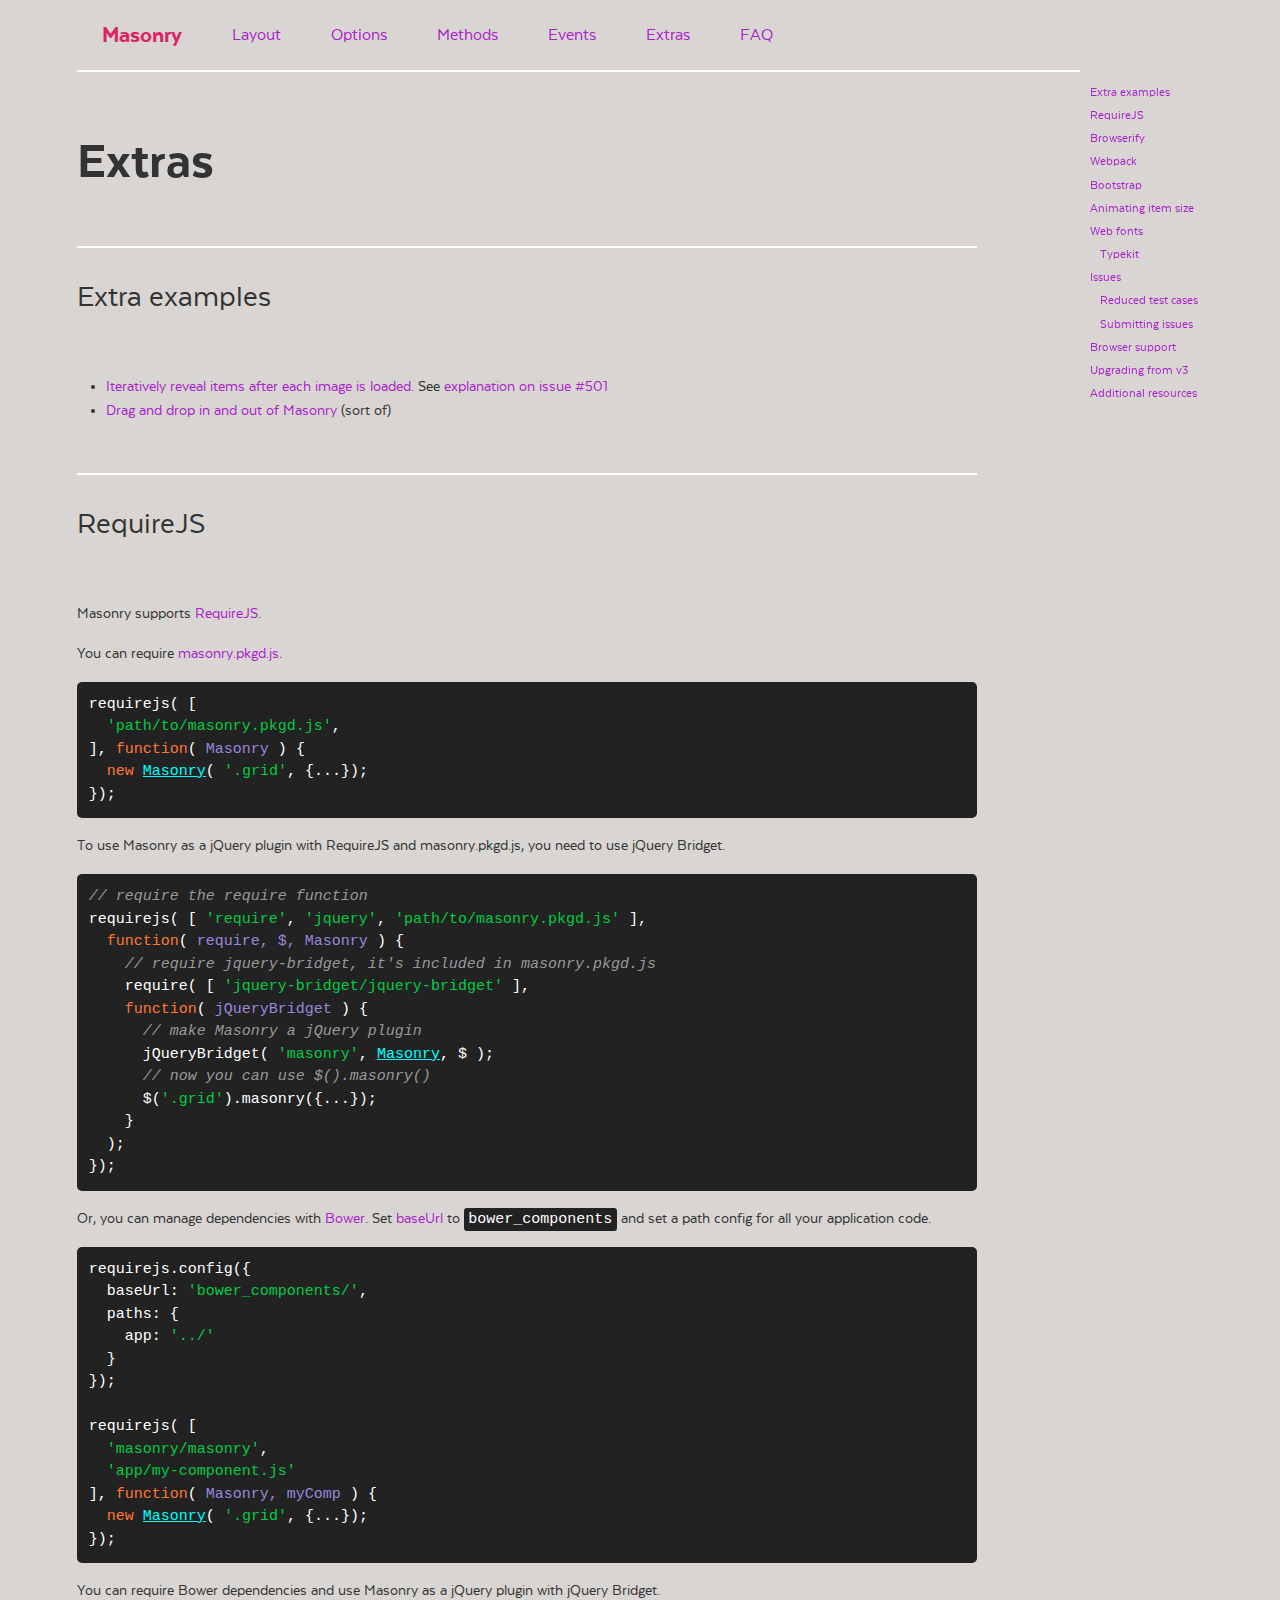
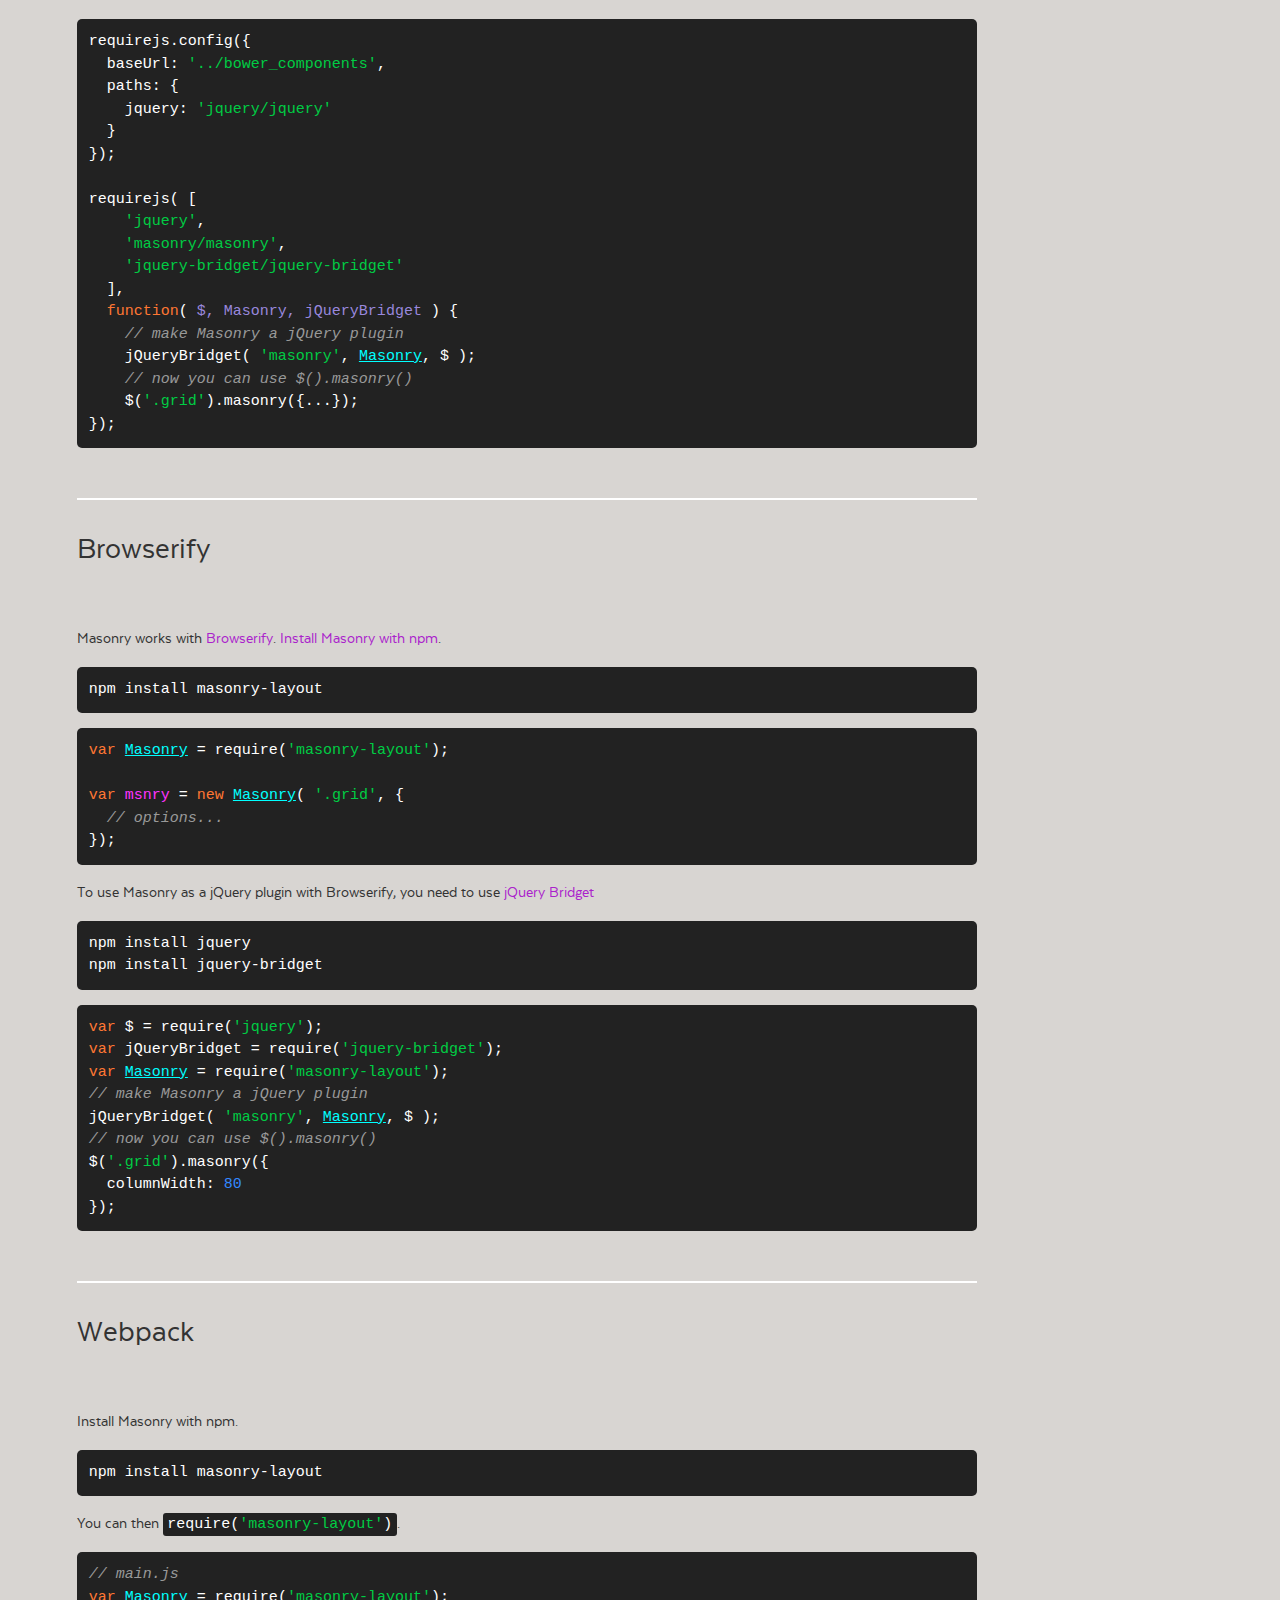
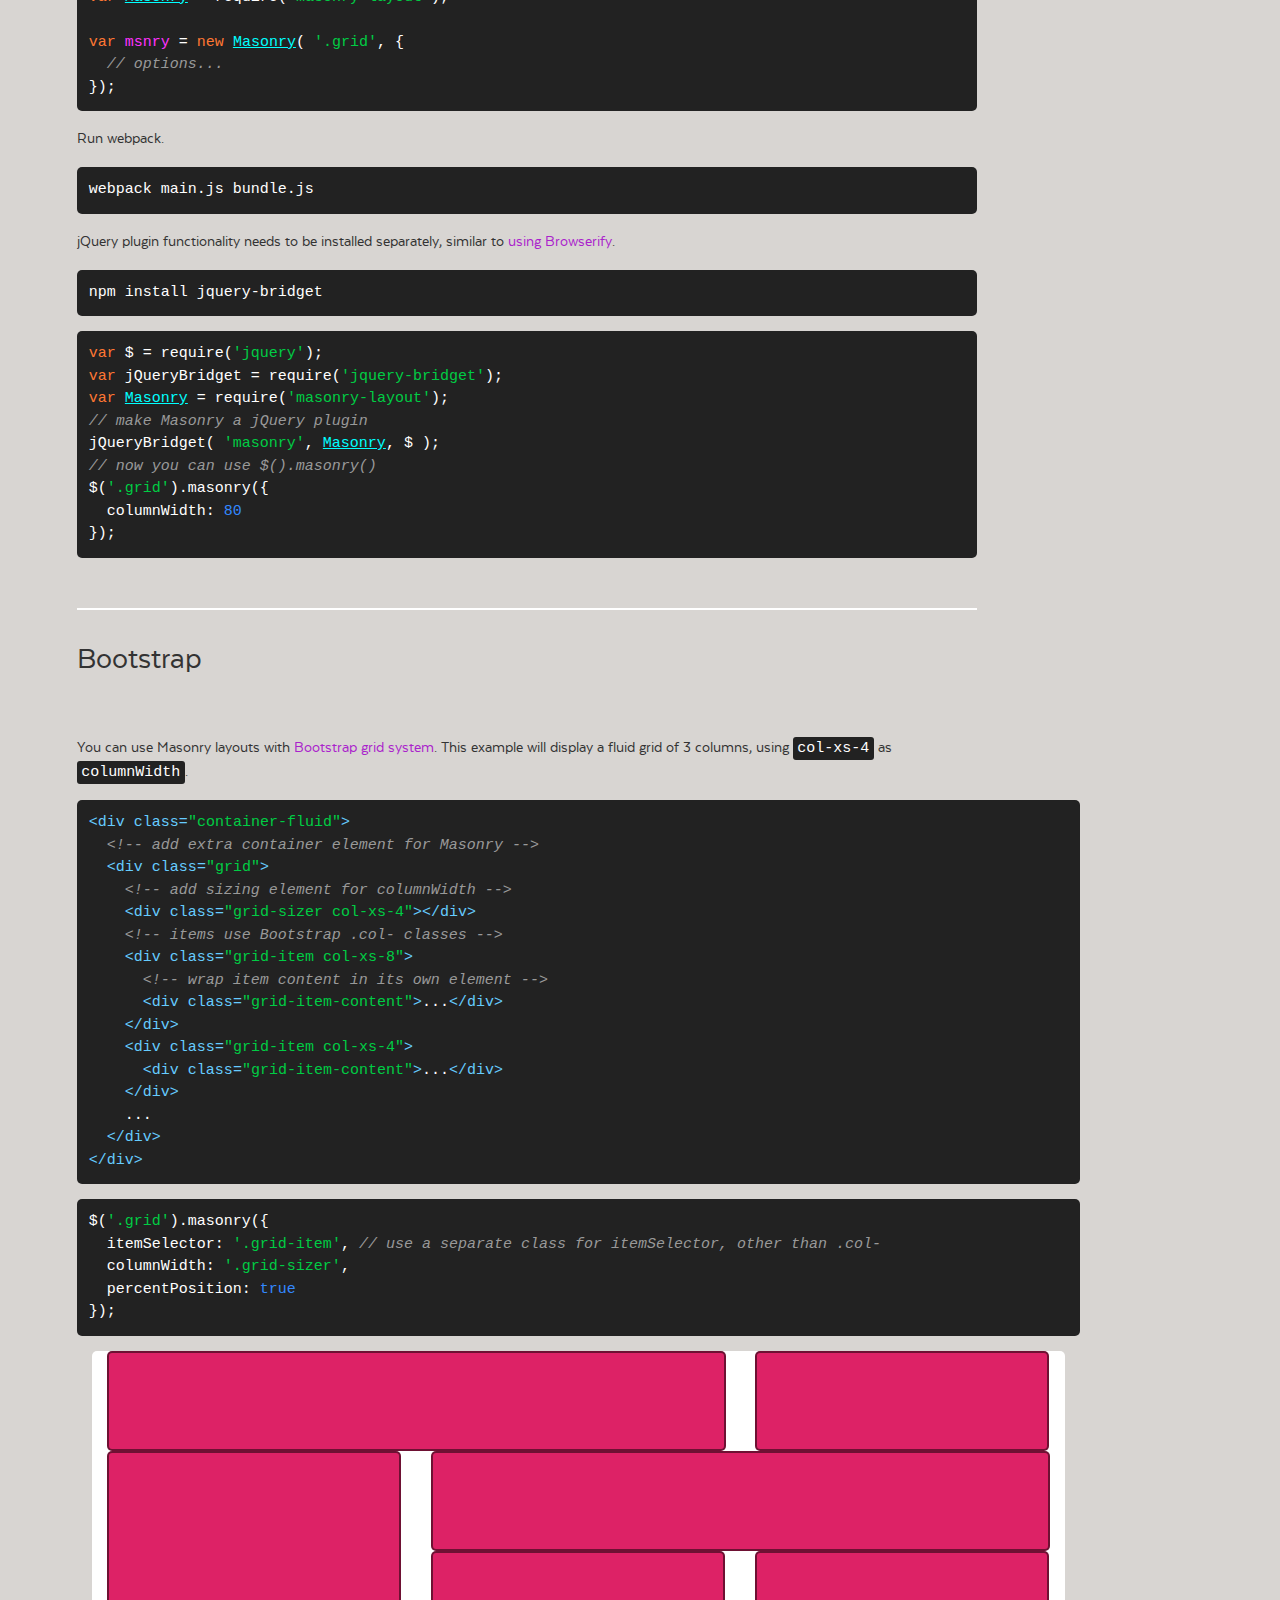
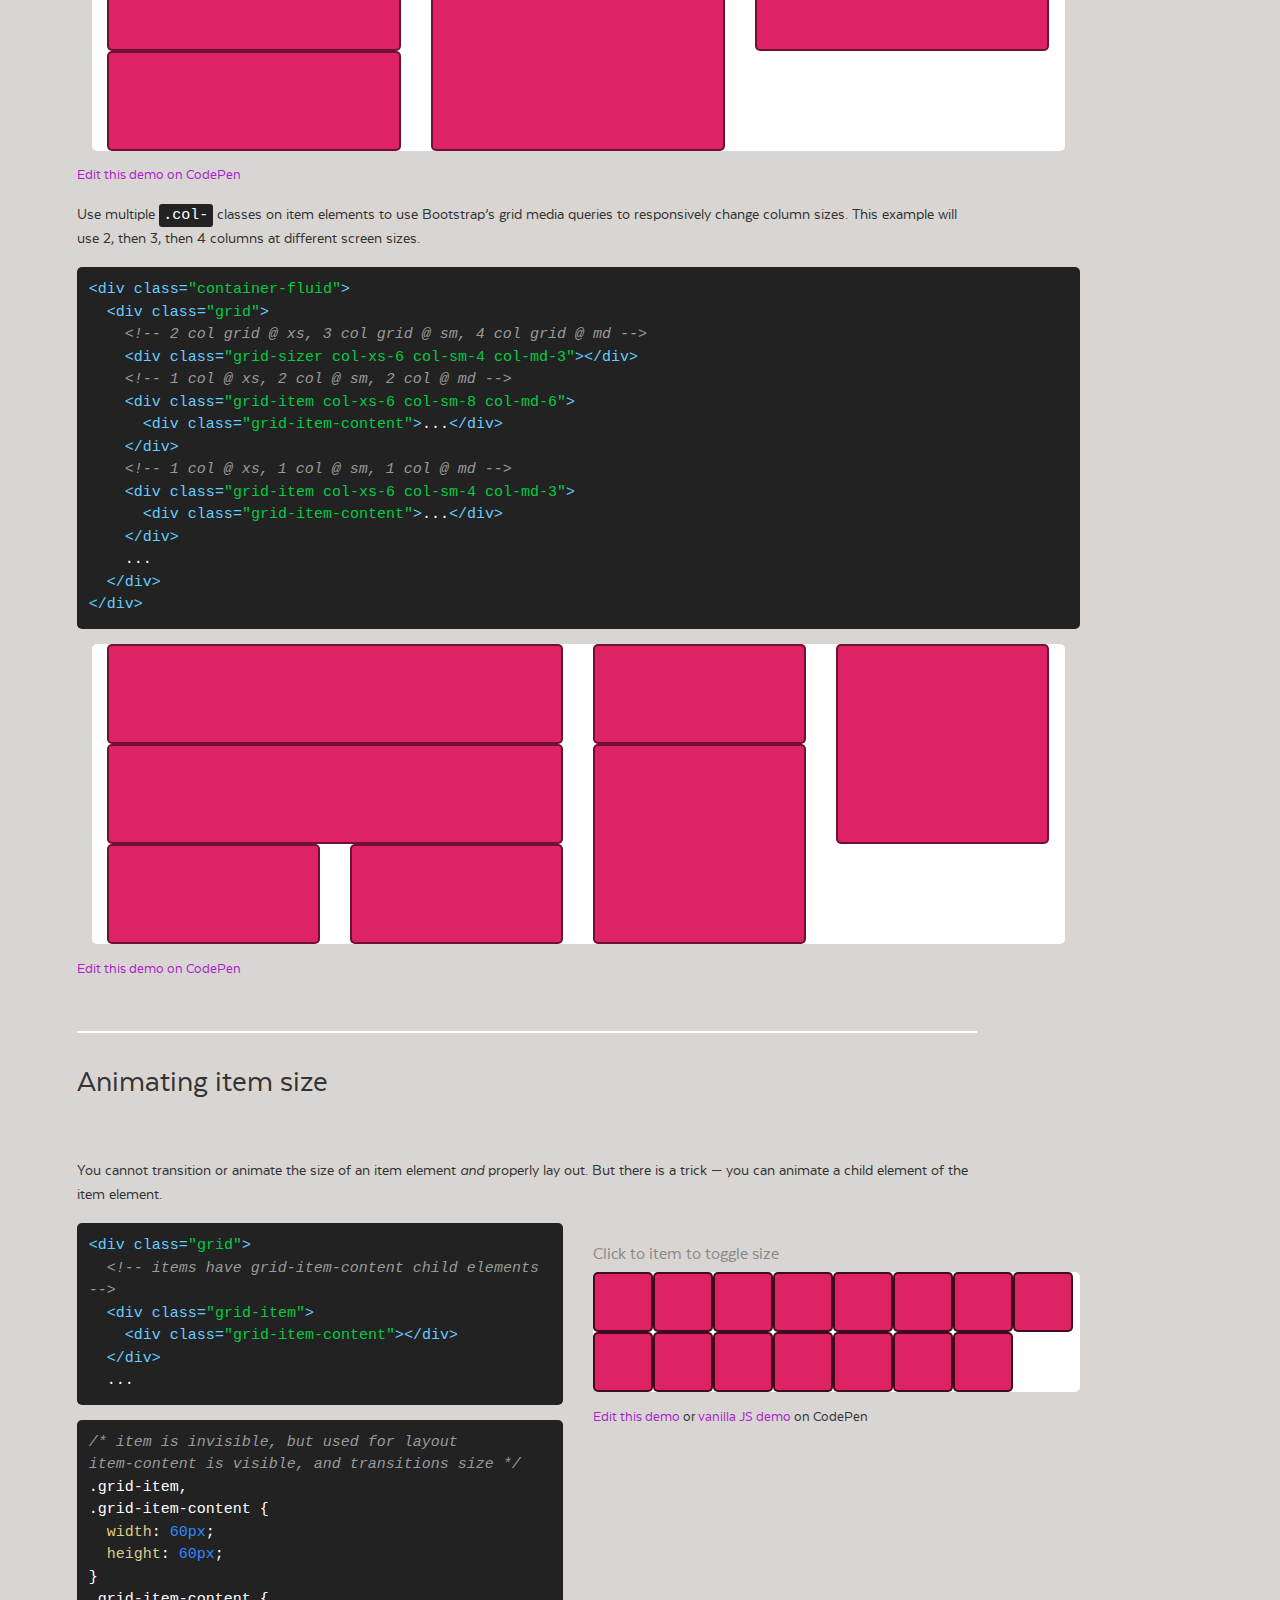
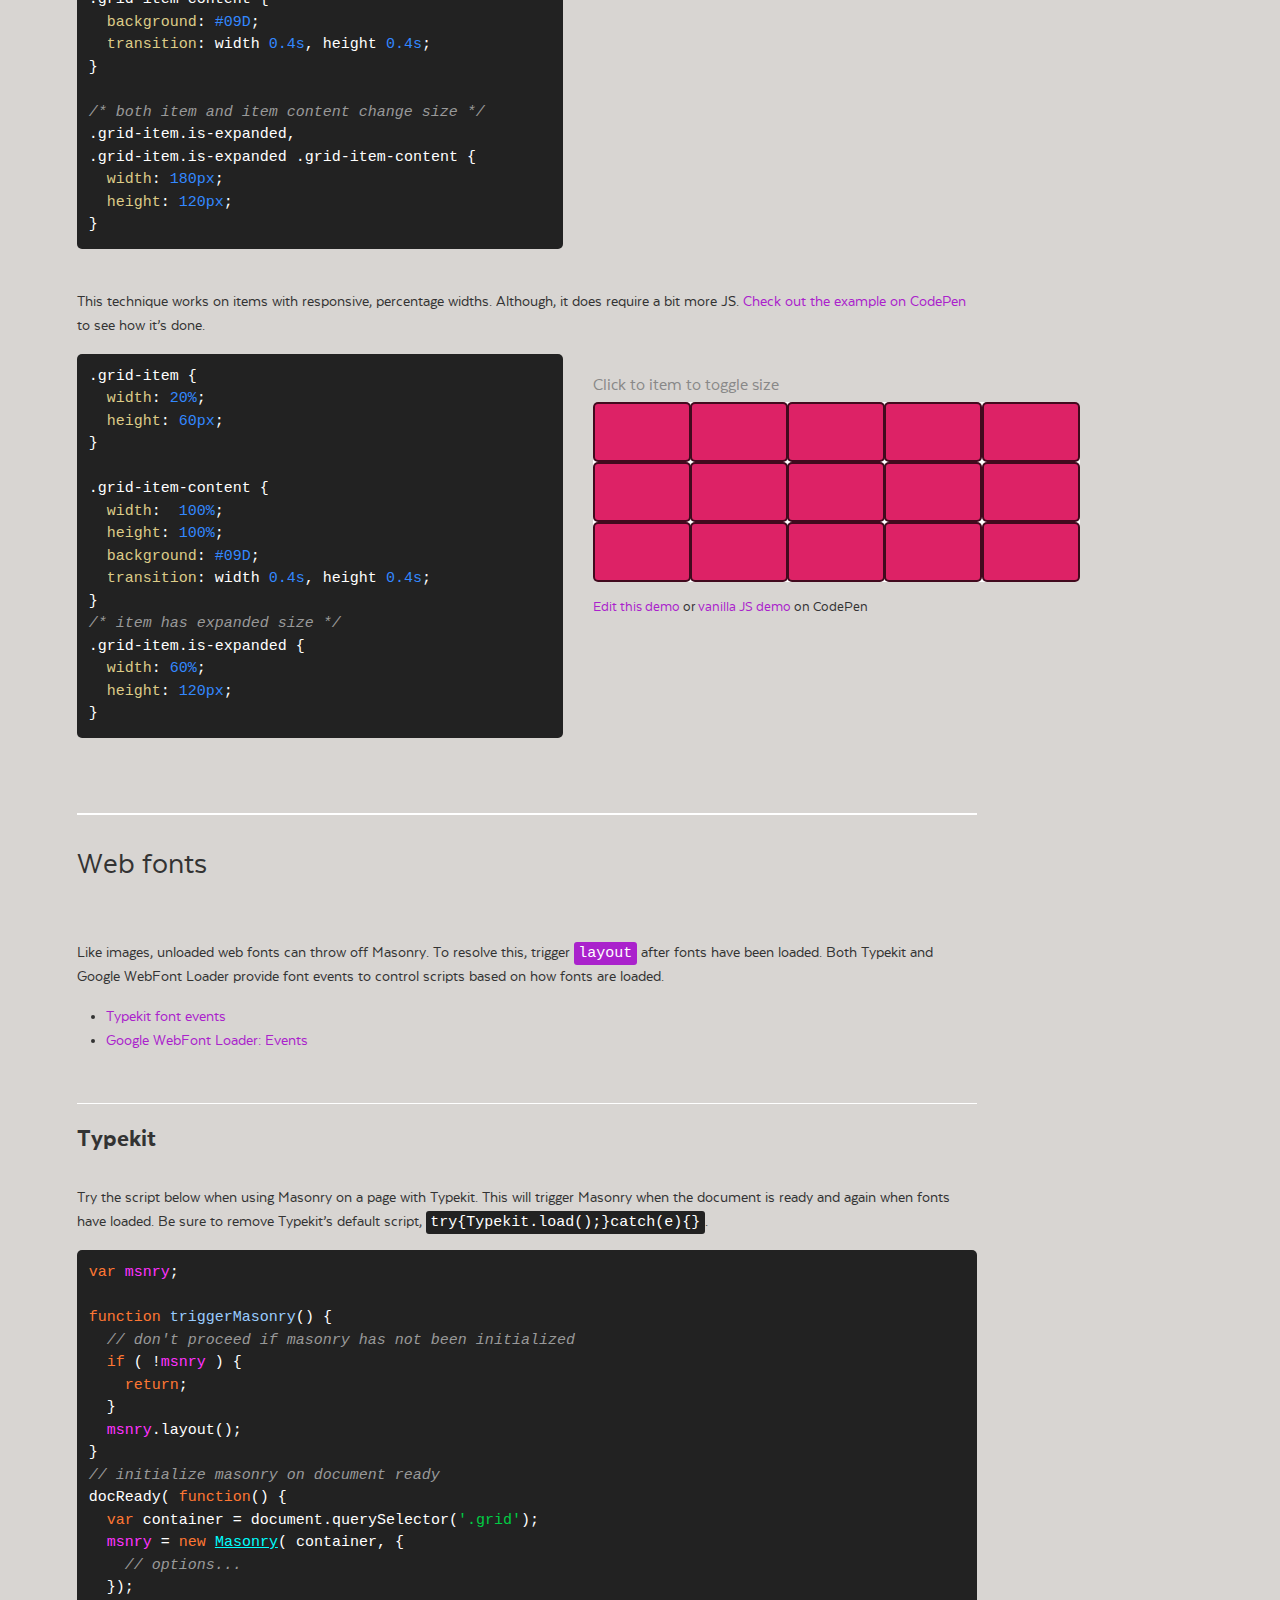
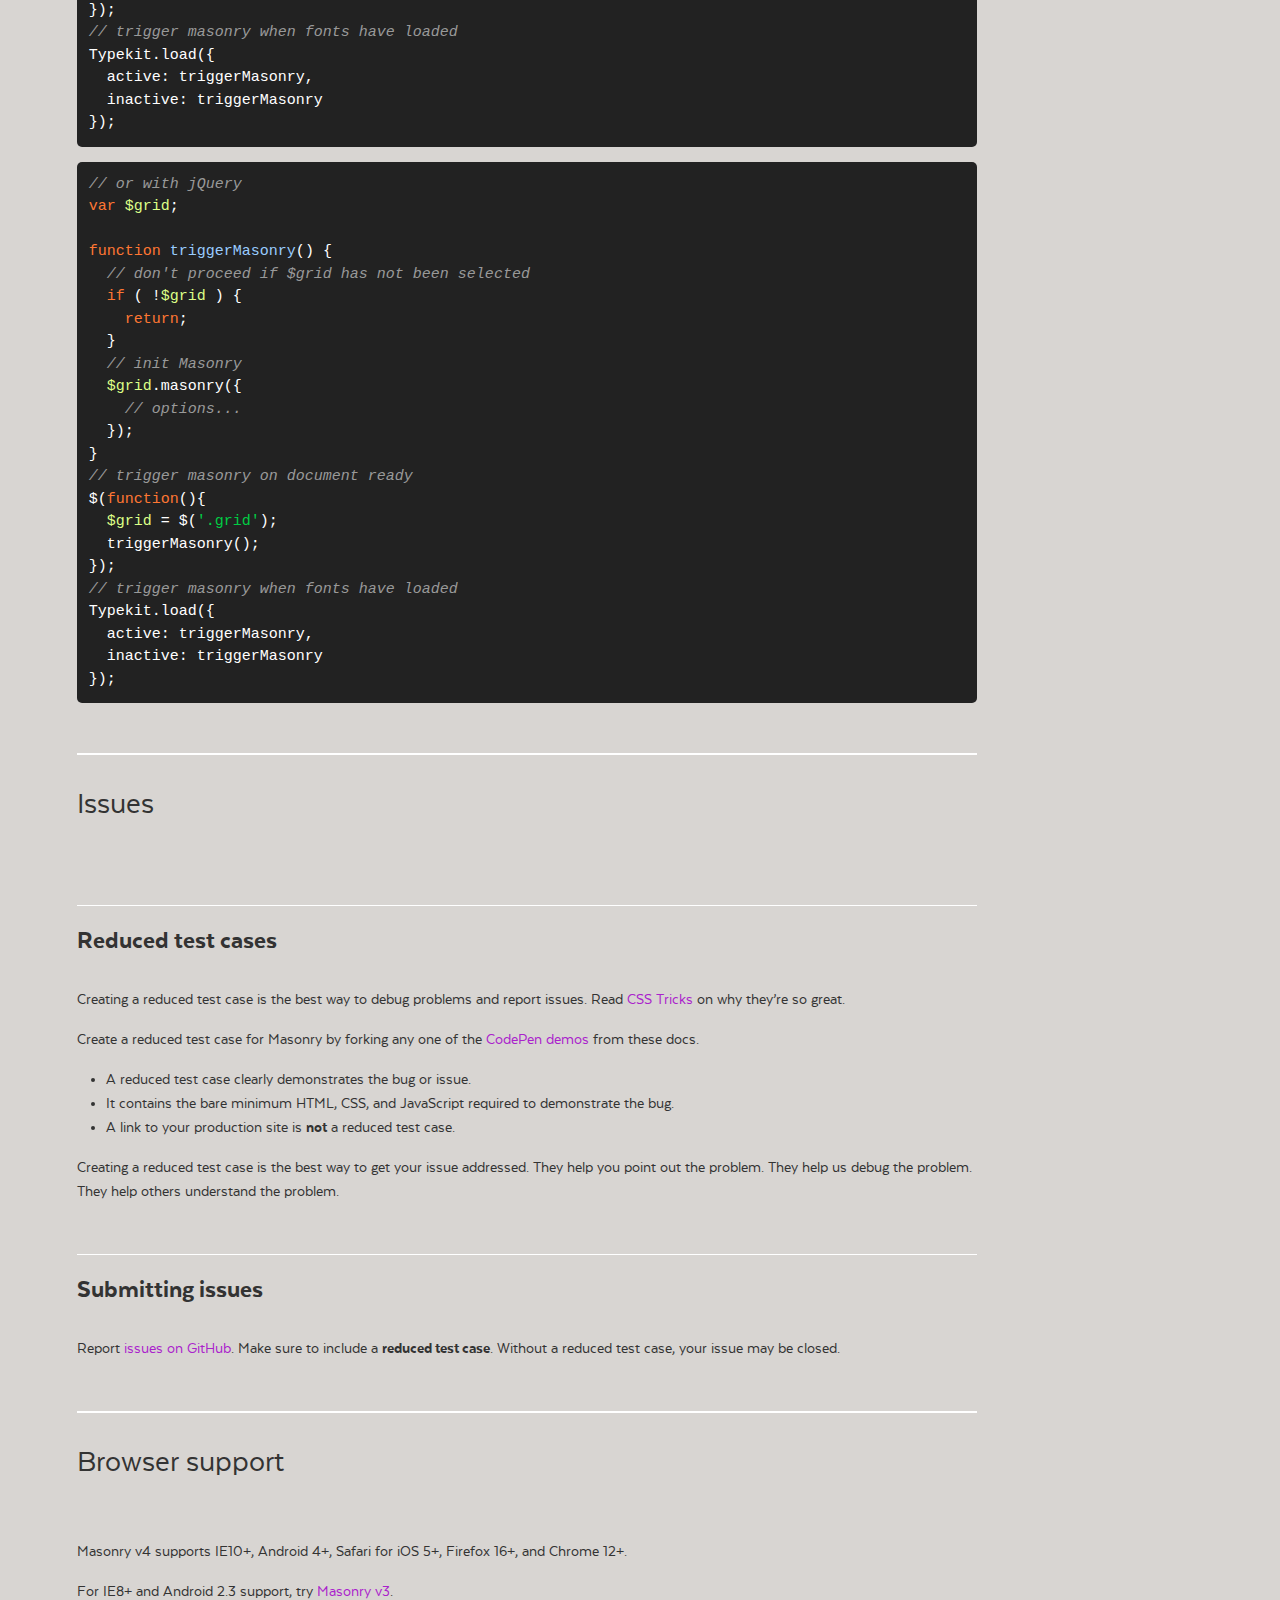
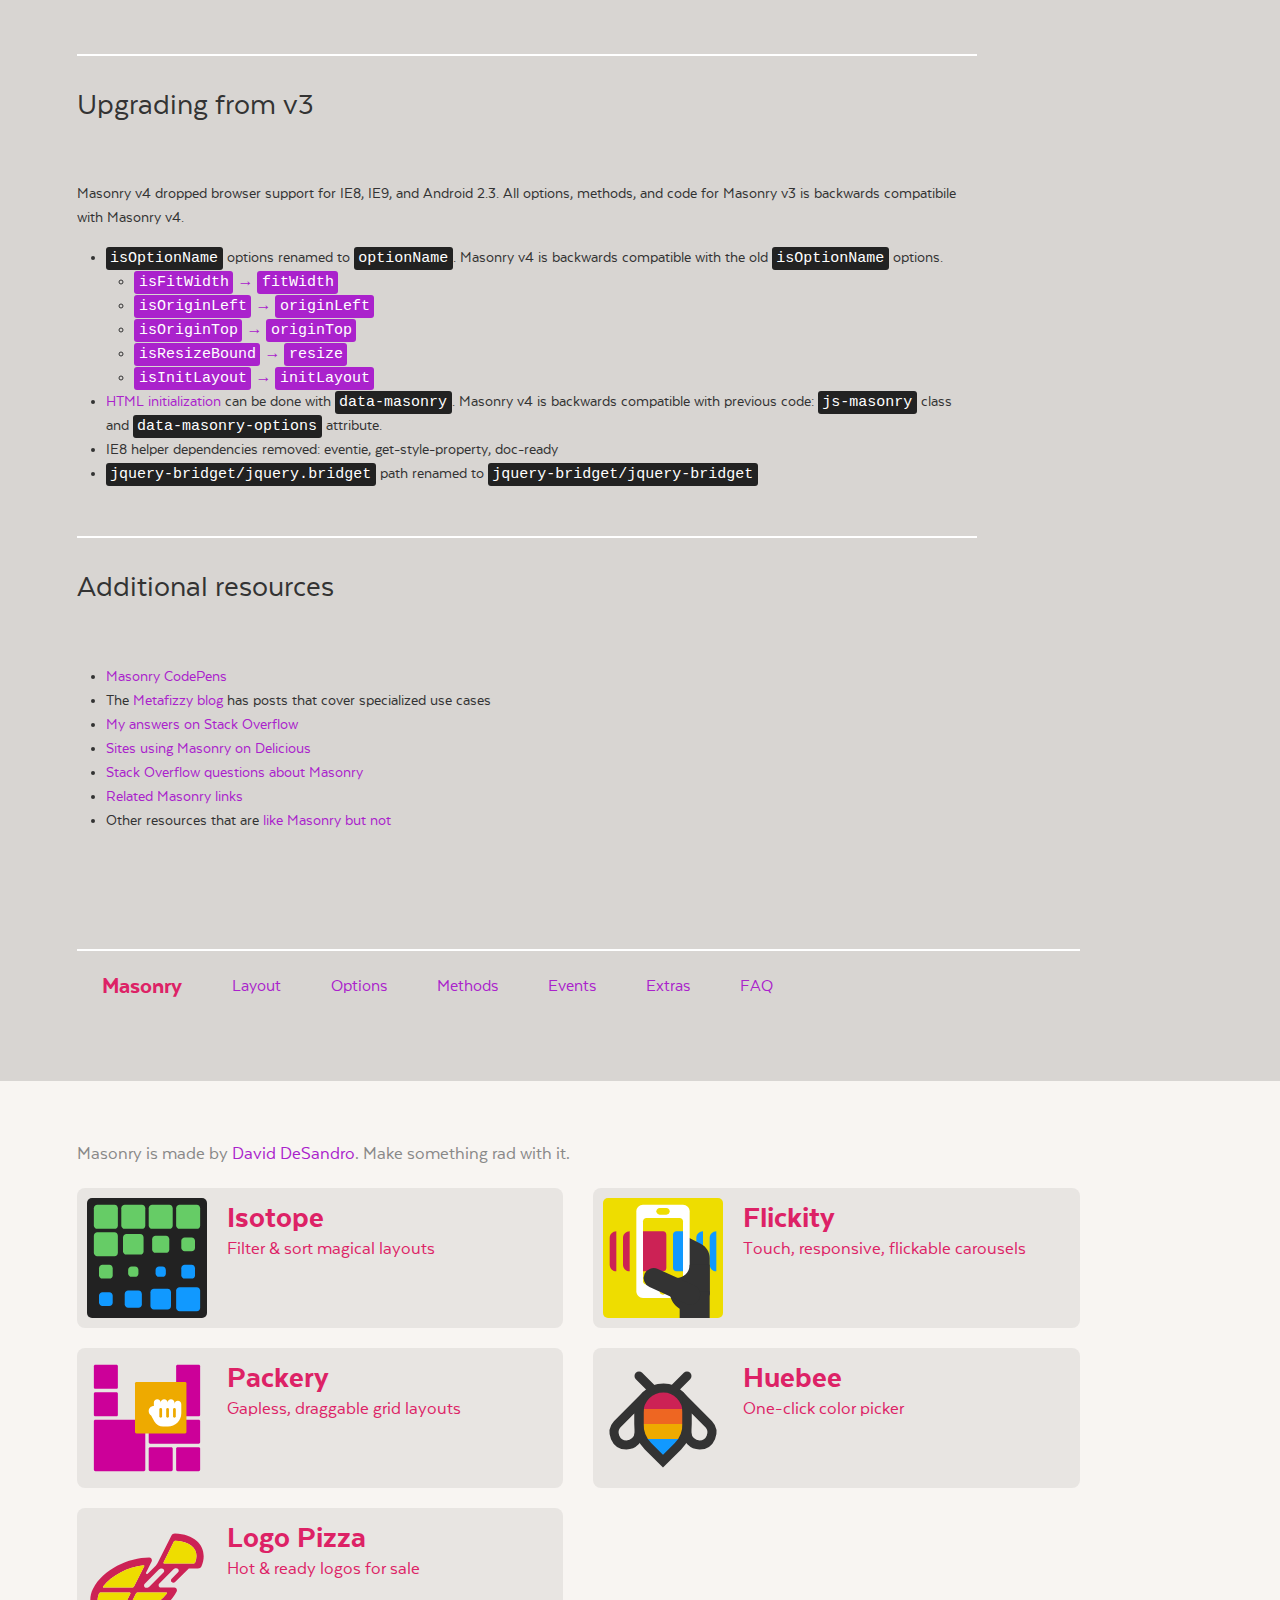
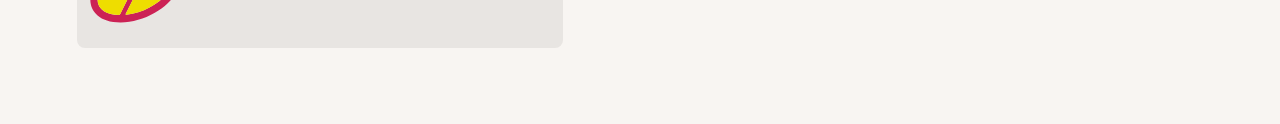
<file: assets/plugins/masonry/extras.html>
<!doctype html>
<html class="export" lang="en">
<head>
  <meta charset="utf-8">
  <meta http-equiv="X-UA-Compatible" content="IE=edge,chrome=1">
  <meta name="viewport" content="width=device-width">
  <meta name="description" content="Cascading grid layout library">

  <title>Masonry &#xB7; Extras</title>

    <link rel="stylesheet" href="css/masonry-docs.css" media="screen">

</head>
<body class="page--" data-page="">

  <div class="site-nav">
    <div class="container">
      <ol class="site-nav__list">
        <li class="site-nav__item site-nav__item--homepage">
          <a href=".">Masonry</a></li>
        <li class="site-nav__item site-nav__item--layout">
          <a href="layout.html">Layout</a></li>
        <li class="site-nav__item site-nav__item--options">
          <a href="options.html">Options</a></li>
        <li class="site-nav__item site-nav__item--methods">
          <a href="methods.html">Methods</a></li>
        <li class="site-nav__item site-nav__item--events">
          <a href="events.html">Events</a></li>
        <li class="site-nav__item site-nav__item--extras">
          <a href="extras.html">Extras</a></li>
        <li class="site-nav__item site-nav__item--faq">
          <a href="faq.html">FAQ</a></li>
      </ol>
    </div>
  </div>


  <div id="content" class="content container">

      <h1>Extras</h1>

    <ul class="page-nav">
<li class="page-nav__item page-nav__item--h2"><a href="#extra-examples">Extra examples</a></li>
<li class="page-nav__item page-nav__item--h2"><a href="#requirejs">RequireJS</a></li>
<li class="page-nav__item page-nav__item--h2"><a href="#browserify">Browserify</a></li>
<li class="page-nav__item page-nav__item--h2"><a href="#webpack">Webpack</a></li>
<li class="page-nav__item page-nav__item--h2"><a href="#bootstrap">Bootstrap</a></li>
<li class="page-nav__item page-nav__item--h2"><a href="#animating-item-size">Animating item size</a></li>
<li class="page-nav__item page-nav__item--h2"><a href="#web-fonts">Web fonts</a></li>
<li class="page-nav__item page-nav__item--h3"><a href="#typekit">Typekit</a></li>
<li class="page-nav__item page-nav__item--h2"><a href="#issues">Issues</a></li>
<li class="page-nav__item page-nav__item--h3"><a href="#reduced-test-cases">Reduced test cases</a></li>
<li class="page-nav__item page-nav__item--h3"><a href="#submitting-issues">Submitting issues</a></li>
<li class="page-nav__item page-nav__item--h2"><a href="#browser-support">Browser support</a></li>
<li class="page-nav__item page-nav__item--h2"><a href="#upgrading-from-v3">Upgrading from v3</a></li>
<li class="page-nav__item page-nav__item--h2"><a href="#additional-resources">Additional resources</a></li>
</ul>



<h2 id="extra-examples">Extra examples</h2>

<ul>
  <li><a href="http://codepen.io/desandro/pen/kwsJb">Iteratively reveal items after each image is loaded</a>. See <a href="https://github.com/desandro/masonry/issues/501#issuecomment-34583942">explanation on issue #501</a></li>
  <li><a href="http://codepen.io/desandro/pen/btHyq">Drag and drop in and out of Masonry</a> (sort of)</li>
</ul>


<h2 id="requirejs">RequireJS</h2>

<p>Masonry supports <a href="http://requirejs.org">RequireJS</a>.</p>

<p>You can require <a href="masonry.pkgd.js">masonry.pkgd.js</a>.</p>

<pre><code class="js">requirejs( [
  <span class="string">&apos;path/to/masonry.pkgd.js&apos;</span>,
], <span class="function"><span class="keyword">function</span>(<span class="params"> Masonry </span>) </span>{
  <span class="keyword">new</span> <span class="masonry_keyword">Masonry</span>( <span class="string">&apos;.grid&apos;</span>, {...});
});
</code></pre>

<p id="requirejs-pkgd-jquery">To use Masonry as a jQuery plugin with RequireJS and masonry.pkgd.js, you need to use jQuery Bridget.</p>


<pre><code class="js"><span class="comment">// require the require function</span>
requirejs( [ <span class="string">&apos;require&apos;</span>, <span class="string">&apos;jquery&apos;</span>, <span class="string">&apos;path/to/masonry.pkgd.js&apos;</span> ],
  <span class="function"><span class="keyword">function</span>(<span class="params"> require, $, Masonry </span>) </span>{
    <span class="comment">// require jquery-bridget, it&apos;s included in masonry.pkgd.js</span>
    <span class="built_in">require</span>( [ <span class="string">&apos;jquery-bridget/jquery-bridget&apos;</span> ],
    <span class="function"><span class="keyword">function</span>(<span class="params"> jQueryBridget </span>) </span>{
      <span class="comment">// make Masonry a jQuery plugin</span>
      jQueryBridget( <span class="string">&apos;masonry&apos;</span>, <span class="masonry_keyword">Masonry</span>, $ );
      <span class="comment">// now you can use $().masonry()</span>
      $(<span class="string">&apos;.grid&apos;</span>).masonry({...});
    }
  );
});
</code></pre>

<p id="requirejs-bower">Or, you can manage dependencies with <a href="http://bower.io">Bower</a>. Set <a href="http://requirejs.org/docs/api.html#config-baseUrl">baseUrl</a> to <code>bower_components</code> and set a path config for all your application code.</p>

<pre><code class="js">requirejs.config({
  <span class="attr">baseUrl</span>: <span class="string">&apos;bower_components/&apos;</span>,
  <span class="attr">paths</span>: {
    <span class="attr">app</span>: <span class="string">&apos;../&apos;</span>
  }
});

requirejs( [
  <span class="string">&apos;masonry/masonry&apos;</span>,
  <span class="string">&apos;app/my-component.js&apos;</span>
], <span class="function"><span class="keyword">function</span>(<span class="params"> Masonry, myComp </span>) </span>{
  <span class="keyword">new</span> <span class="masonry_keyword">Masonry</span>( <span class="string">&apos;.grid&apos;</span>, {...});
});
</code></pre>

<p id="requirejs-bower-jquery">You can require Bower dependencies and use Masonry as a jQuery plugin with jQuery Bridget.</p>

<pre><code class="js">requirejs.config({
  <span class="attr">baseUrl</span>: <span class="string">&apos;../bower_components&apos;</span>,
  <span class="attr">paths</span>: {
    <span class="attr">jquery</span>: <span class="string">&apos;jquery/jquery&apos;</span>
  }
});

requirejs( [
    <span class="string">&apos;jquery&apos;</span>,
    <span class="string">&apos;masonry/masonry&apos;</span>,
    <span class="string">&apos;jquery-bridget/jquery-bridget&apos;</span>
  ],
  <span class="function"><span class="keyword">function</span>(<span class="params"> $, Masonry, jQueryBridget </span>) </span>{
    <span class="comment">// make Masonry a jQuery plugin</span>
    jQueryBridget( <span class="string">&apos;masonry&apos;</span>, <span class="masonry_keyword">Masonry</span>, $ );
    <span class="comment">// now you can use $().masonry()</span>
    $(<span class="string">&apos;.grid&apos;</span>).masonry({...});
});
</code></pre>


<h2 id="browserify">Browserify</h2>

<p>Masonry works with <a href="http://browserify.org">Browserify</a>. <a href="https://www.npmjs.org/package/masonry-layout">Install Masonry with npm</a>.</p>

<pre><code>npm install masonry-layout
</code></pre>

<pre><code class="js"><span class="keyword">var</span> <span class="masonry_keyword">Masonry</span> = <span class="built_in">require</span>(<span class="string">&apos;masonry-layout&apos;</span>);

<span class="keyword">var</span> <span class="masonry_var">msnry</span> = <span class="keyword">new</span> <span class="masonry_keyword">Masonry</span>( <span class="string">&apos;.grid&apos;</span>, {
  <span class="comment">// options...</span>
});
</code></pre>

<p id="browserify-jquery">To use Masonry as a jQuery plugin with Browserify, you need to use <a href="https://www.npmjs.org/package/jquery-bridget">jQuery Bridget</a></p>

<pre><code>npm install jquery
npm install jquery-bridget
</code></pre>

<pre><code class="js"><span class="keyword">var</span> $ = <span class="built_in">require</span>(<span class="string">&apos;jquery&apos;</span>);
<span class="keyword">var</span> jQueryBridget = <span class="built_in">require</span>(<span class="string">&apos;jquery-bridget&apos;</span>);
<span class="keyword">var</span> <span class="masonry_keyword">Masonry</span> = <span class="built_in">require</span>(<span class="string">&apos;masonry-layout&apos;</span>);
<span class="comment">// make Masonry a jQuery plugin</span>
jQueryBridget( <span class="string">&apos;masonry&apos;</span>, <span class="masonry_keyword">Masonry</span>, $ );
<span class="comment">// now you can use $().masonry()</span>
$(<span class="string">&apos;.grid&apos;</span>).masonry({
  <span class="attr">columnWidth</span>: <span class="number">80</span>
});
</code></pre>


<h2 id="webpack">Webpack</h2>

<p>Install Masonry with npm.</p>

<pre><code class="bash">npm install masonry-layout
</code></pre>

<p>You can then <code>require(<span class="string">&apos;masonry-layout&apos;</span>)</code>.</p>

<pre><code class="js"><span class="comment">// main.js</span>
<span class="keyword">var</span> <span class="masonry_keyword">Masonry</span> = <span class="built_in">require</span>(<span class="string">&apos;masonry-layout&apos;</span>);

<span class="keyword">var</span> <span class="masonry_var">msnry</span> = <span class="keyword">new</span> <span class="masonry_keyword">Masonry</span>( <span class="string">&apos;.grid&apos;</span>, {
  <span class="comment">// options...</span>
});
</code></pre>

<p>Run webpack.</p>


<pre><code class="bash">webpack main.js bundle.js
</code></pre>

<p>jQuery plugin functionality needs to be installed separately, similar to <a href="#browserify">using Browserify</a>.</p>

<pre><code class="bash">npm install jquery-bridget
</code></pre>

<pre><code class="js"><span class="keyword">var</span> $ = <span class="built_in">require</span>(<span class="string">&apos;jquery&apos;</span>);
<span class="keyword">var</span> jQueryBridget = <span class="built_in">require</span>(<span class="string">&apos;jquery-bridget&apos;</span>);
<span class="keyword">var</span> <span class="masonry_keyword">Masonry</span> = <span class="built_in">require</span>(<span class="string">&apos;masonry-layout&apos;</span>);
<span class="comment">// make Masonry a jQuery plugin</span>
jQueryBridget( <span class="string">&apos;masonry&apos;</span>, <span class="masonry_keyword">Masonry</span>, $ );
<span class="comment">// now you can use $().masonry()</span>
$(<span class="string">&apos;.grid&apos;</span>).masonry({
  <span class="attr">columnWidth</span>: <span class="number">80</span>
});
</code></pre>


<h2 id="bootstrap">Bootstrap</h2>

<p>You can use Masonry layouts with <a href="http://getbootstrap.com/css/#grid">Bootstrap grid system</a>. This example will display a fluid grid of 3 columns, using <code>col-xs-4</code> as <code>columnWidth</code>.</p>

<div class="example">
  <div class="example__code">
<pre><code class="html"><span class="tag">&lt;<span class="name">div</span> <span class="attr">class</span>=<span class="string">&quot;container-fluid&quot;</span>&gt;</span>
  <span class="comment">&lt;!-- add extra container element for Masonry --&gt;</span>
  <span class="tag">&lt;<span class="name">div</span> <span class="attr">class</span>=<span class="string">&quot;grid&quot;</span>&gt;</span>
    <span class="comment">&lt;!-- add sizing element for columnWidth --&gt;</span>
    <span class="tag">&lt;<span class="name">div</span> <span class="attr">class</span>=<span class="string">&quot;grid-sizer col-xs-4&quot;</span>&gt;</span><span class="tag">&lt;/<span class="name">div</span>&gt;</span>
    <span class="comment">&lt;!-- items use Bootstrap .col- classes --&gt;</span>
    <span class="tag">&lt;<span class="name">div</span> <span class="attr">class</span>=<span class="string">&quot;grid-item col-xs-8&quot;</span>&gt;</span>
      <span class="comment">&lt;!-- wrap item content in its own element --&gt;</span>
      <span class="tag">&lt;<span class="name">div</span> <span class="attr">class</span>=<span class="string">&quot;grid-item-content&quot;</span>&gt;</span>...<span class="tag">&lt;/<span class="name">div</span>&gt;</span>
    <span class="tag">&lt;/<span class="name">div</span>&gt;</span>
    <span class="tag">&lt;<span class="name">div</span> <span class="attr">class</span>=<span class="string">&quot;grid-item col-xs-4&quot;</span>&gt;</span>
      <span class="tag">&lt;<span class="name">div</span> <span class="attr">class</span>=<span class="string">&quot;grid-item-content&quot;</span>&gt;</span>...<span class="tag">&lt;/<span class="name">div</span>&gt;</span>
    <span class="tag">&lt;/<span class="name">div</span>&gt;</span>
    ...
  <span class="tag">&lt;/<span class="name">div</span>&gt;</span>
<span class="tag">&lt;/<span class="name">div</span>&gt;</span>
</code></pre>

<pre><code class="js">$(<span class="string">&apos;.grid&apos;</span>).masonry({
  <span class="attr">itemSelector</span>: <span class="string">&apos;.grid-item&apos;</span>, <span class="comment">// use a separate class for itemSelector, other than .col-</span>
  columnWidth: <span class="string">&apos;.grid-sizer&apos;</span>,
  <span class="attr">percentPosition</span>: <span class="literal">true</span>
});
</code></pre>
  </div>
  <div class="example__demo">
  
    <div class="bootstrap-3__container-fluid">
      <div class="grid js-masonry" data-masonry-options="{ &quot;itemSelector&quot;: &quot;.bootstrap-3__grid-item&quot;, &quot;columnWidth&quot;: &quot;.grid-sizer&quot;, &quot;percentPosition&quot;: true }">
        <div class="grid-sizer bootstrap-3__col-xs-4"></div>
        <div class="bootstrap-3__grid-item bootstrap-3__col-xs-8">
          <div class="bootstrap-3__grid-item-content"></div>
        </div>
        <div class="bootstrap-3__grid-item bootstrap-3__col-xs-4">
          <div class="bootstrap-3__grid-item-content"></div>
        </div>
        <div class="bootstrap-3__grid-item bootstrap-3__col-xs-4">
          <div class="bootstrap-3__grid-item-content bootstrap-3__grid-item-content--height2"></div>
        </div>
        <div class="bootstrap-3__grid-item bootstrap-3__col-xs-8">
          <div class="bootstrap-3__grid-item-content"></div>
        </div>
        <div class="bootstrap-3__grid-item bootstrap-3__col-xs-4">
          <div class="bootstrap-3__grid-item-content bootstrap-3__grid-item-content--height2"></div>
        </div>
        <div class="bootstrap-3__grid-item bootstrap-3__col-xs-4">
          <div class="bootstrap-3__grid-item-content"></div>
        </div>
        <div class="bootstrap-3__grid-item bootstrap-3__col-xs-4">
          <div class="bootstrap-3__grid-item-content"></div>
        </div>
      </div>
  
    </div>
  
    <p class="edit-demo">
        <a href="http://codepen.io/desandro/pen/eJJEXd">Edit this demo on CodePen</a>
    </p>
  </div>
</div>

<p>Use multiple <code>.col-</code> classes on item elements to use Bootstrap&#x2019;s grid media queries to responsively change column sizes. This example will use 2, then 3, then 4 columns at different screen sizes.</p>

<div class="example">
  <div class="example__code">
<pre><code class="html"><span class="tag">&lt;<span class="name">div</span> <span class="attr">class</span>=<span class="string">&quot;container-fluid&quot;</span>&gt;</span>
  <span class="tag">&lt;<span class="name">div</span> <span class="attr">class</span>=<span class="string">&quot;grid&quot;</span>&gt;</span>
    <span class="comment">&lt;!-- 2 col grid @ xs, 3 col grid @ sm, 4 col grid @ md --&gt;</span>
    <span class="tag">&lt;<span class="name">div</span> <span class="attr">class</span>=<span class="string">&quot;grid-sizer col-xs-6 col-sm-4 col-md-3&quot;</span>&gt;</span><span class="tag">&lt;/<span class="name">div</span>&gt;</span>
    <span class="comment">&lt;!-- 1 col @ xs, 2 col @ sm, 2 col @ md --&gt;</span>
    <span class="tag">&lt;<span class="name">div</span> <span class="attr">class</span>=<span class="string">&quot;grid-item col-xs-6 col-sm-8 col-md-6&quot;</span>&gt;</span>
      <span class="tag">&lt;<span class="name">div</span> <span class="attr">class</span>=<span class="string">&quot;grid-item-content&quot;</span>&gt;</span>...<span class="tag">&lt;/<span class="name">div</span>&gt;</span>
    <span class="tag">&lt;/<span class="name">div</span>&gt;</span>
    <span class="comment">&lt;!-- 1 col @ xs, 1 col @ sm, 1 col @ md --&gt;</span>
    <span class="tag">&lt;<span class="name">div</span> <span class="attr">class</span>=<span class="string">&quot;grid-item col-xs-6 col-sm-4 col-md-3&quot;</span>&gt;</span>
      <span class="tag">&lt;<span class="name">div</span> <span class="attr">class</span>=<span class="string">&quot;grid-item-content&quot;</span>&gt;</span>...<span class="tag">&lt;/<span class="name">div</span>&gt;</span>
    <span class="tag">&lt;/<span class="name">div</span>&gt;</span>
    ...
  <span class="tag">&lt;/<span class="name">div</span>&gt;</span>
<span class="tag">&lt;/<span class="name">div</span>&gt;</span>
</code></pre>
  </div>
  <div class="example__demo">
  
    <div class="bootstrap-3__container-fluid">
      <div class="grid js-masonry" data-masonry-options="{ &quot;itemSelector&quot;: &quot;.bootstrap-3__grid-item&quot;, &quot;columnWidth&quot;: &quot;.grid-sizer&quot;, &quot;percentPosition&quot;: true }">
        <div class="grid-sizer bootstrap-3__col-xs-6 bootstrap-3__col-sm-4 bootstrap-3__col-md-3"></div>
        <div class="bootstrap-3__grid-item bootstrap-3__col-xs-6 bootstrap-3__col-sm-8 bootstrap-3__col-md-6">
          <div class="bootstrap-3__grid-item-content"></div>
        </div>
        <div class="bootstrap-3__grid-item bootstrap-3__col-xs-6 bootstrap-3__col-sm-4 bootstrap-3__col-md-3">
          <div class="bootstrap-3__grid-item-content"></div>
        </div>
        <div class="bootstrap-3__grid-item bootstrap-3__col-xs-6 bootstrap-3__col-sm-4 bootstrap-3__col-md-3">
          <div class="bootstrap-3__grid-item-content bootstrap-3__grid-item-content--height2"></div>
        </div>
        <div class="bootstrap-3__grid-item bootstrap-3__col-xs-6 bootstrap-3__col-sm-8 bootstrap-3__col-md-6">
          <div class="bootstrap-3__grid-item-content"></div>
        </div>
        <div class="bootstrap-3__grid-item bootstrap-3__col-xs-6 bootstrap-3__col-sm-4 bootstrap-3__col-md-3">
          <div class="bootstrap-3__grid-item-content bootstrap-3__grid-item-content--height2"></div>
        </div>
        <div class="bootstrap-3__grid-item bootstrap-3__col-xs-6 bootstrap-3__col-sm-4 bootstrap-3__col-md-3">
          <div class="bootstrap-3__grid-item-content"></div>
        </div>
        <div class="bootstrap-3__grid-item bootstrap-3__col-xs-6 bootstrap-3__col-sm-4 bootstrap-3__col-md-3">
          <div class="bootstrap-3__grid-item-content"></div>
        </div>
      </div>
  
    </div>
  
    <p class="edit-demo">
        <a href="http://codepen.io/desandro/pen/vLLeJM">Edit this demo on CodePen</a>
    </p>
  </div>
</div>


<h2 id="animating-item-size">Animating item size</h2>

<p>You cannot transition or animate the size of an item element <em>and</em> properly lay out. But there is a trick &#x2014; you can animate a child element of the item element.</p>

<div class="duo example">
  <div class="duo__cell example__code">
<pre><code class="html"><span class="tag">&lt;<span class="name">div</span> <span class="attr">class</span>=<span class="string">&quot;grid&quot;</span>&gt;</span>
  <span class="comment">&lt;!-- items have grid-item-content child elements --&gt;</span>
  <span class="tag">&lt;<span class="name">div</span> <span class="attr">class</span>=<span class="string">&quot;grid-item&quot;</span>&gt;</span>
    <span class="tag">&lt;<span class="name">div</span> <span class="attr">class</span>=<span class="string">&quot;grid-item-content&quot;</span>&gt;</span><span class="tag">&lt;/<span class="name">div</span>&gt;</span>
  <span class="tag">&lt;/<span class="name">div</span>&gt;</span>
  ...
</code></pre>

<pre><code class="css"><span class="comment">/* item is invisible, but used for layout
item-content is visible, and transitions size */</span>
<span class="selector-class">.grid-item</span>,
<span class="selector-class">.grid-item-content</span> {
  <span class="attribute">width</span>: <span class="number">60px</span>;
  <span class="attribute">height</span>: <span class="number">60px</span>;
}
<span class="selector-class">.grid-item-content</span> {
  <span class="attribute">background</span>: <span class="number">#09D</span>;
  <span class="attribute">transition</span>: width <span class="number">0.4s</span>, height <span class="number">0.4s</span>;
}

<span class="comment">/* both item and item content change size */</span>
<span class="selector-class">.grid-item</span><span class="selector-class">.is-expanded</span>,
<span class="selector-class">.grid-item</span><span class="selector-class">.is-expanded</span> <span class="selector-class">.grid-item-content</span> {
  <span class="attribute">width</span>: <span class="number">180px</span>;
  <span class="attribute">height</span>: <span class="number">120px</span>;
}
</code></pre>
  </div>
  <div class="duo__cell example__demo" data-js="animate-item-size">
    <p class="instruction">Click to item to toggle size</p>
    <div class="grid">
      <div class="animate-item-size-item">
        <div class="animate-item-size-item__content"></div>
      </div>
      <div class="animate-item-size-item">
        <div class="animate-item-size-item__content"></div>
      </div>
      <div class="animate-item-size-item">
        <div class="animate-item-size-item__content"></div>
      </div>
      <div class="animate-item-size-item">
        <div class="animate-item-size-item__content"></div>
      </div>
      <div class="animate-item-size-item">
        <div class="animate-item-size-item__content"></div>
      </div>
      <div class="animate-item-size-item">
        <div class="animate-item-size-item__content"></div>
      </div>
      <div class="animate-item-size-item">
        <div class="animate-item-size-item__content"></div>
      </div>
      <div class="animate-item-size-item">
        <div class="animate-item-size-item__content"></div>
      </div>
      <div class="animate-item-size-item">
        <div class="animate-item-size-item__content"></div>
      </div>
      <div class="animate-item-size-item">
        <div class="animate-item-size-item__content"></div>
      </div>
      <div class="animate-item-size-item">
        <div class="animate-item-size-item__content"></div>
      </div>
      <div class="animate-item-size-item">
        <div class="animate-item-size-item__content"></div>
      </div>
      <div class="animate-item-size-item">
        <div class="animate-item-size-item__content"></div>
      </div>
      <div class="animate-item-size-item">
        <div class="animate-item-size-item__content"></div>
      </div>
      <div class="animate-item-size-item">
        <div class="animate-item-size-item__content"></div>
      </div>
    </div>
    <p class="edit-demo">
        <a href="http://codepen.io/desandro/pen/daKBo">Edit this demo</a>
        or <a href="http://codepen.io/desandro/pen/ILbJy">vanilla JS demo</a> on CodePen
    </p>
  </div>
</div>

<p>This technique works on items with responsive, percentage widths. Although, it does require a bit more JS. <a href="http://codepen.io/desandro/pen/jGJKL">Check out the example on CodePen</a> to see how it&#x2019;s done.</p>

<div class="duo example">
  <div class="duo__cell example__code">
<pre><code class="css"><span class="selector-class">.grid-item</span> {
  <span class="attribute">width</span>: <span class="number">20%</span>;
  <span class="attribute">height</span>: <span class="number">60px</span>;
}

<span class="selector-class">.grid-item-content</span> {
  <span class="attribute">width</span>:  <span class="number">100%</span>;
  <span class="attribute">height</span>: <span class="number">100%</span>;
  <span class="attribute">background</span>: <span class="number">#09D</span>;
  <span class="attribute">transition</span>: width <span class="number">0.4s</span>, height <span class="number">0.4s</span>;
}
<span class="comment">/* item has expanded size */</span>
<span class="selector-class">.grid-item</span><span class="selector-class">.is-expanded</span> {
  <span class="attribute">width</span>: <span class="number">60%</span>;
  <span class="attribute">height</span>: <span class="number">120px</span>;
}
</code></pre>
  </div>
  <div class="duo__cell example__demo" data-js="animate-item-size-responsive">
    <p class="instruction">Click to item to toggle size</p>
    <div class="grid grid--animate-item-size-responsive">
      <div class="grid-sizer"></div>
      <div class="animate-item-size-item">
        <div class="animate-item-size-item__content"></div>
      </div>
      <div class="animate-item-size-item">
        <div class="animate-item-size-item__content"></div>
      </div>
      <div class="animate-item-size-item">
        <div class="animate-item-size-item__content"></div>
      </div>
      <div class="animate-item-size-item">
        <div class="animate-item-size-item__content"></div>
      </div>
      <div class="animate-item-size-item">
        <div class="animate-item-size-item__content"></div>
      </div>
      <div class="animate-item-size-item">
        <div class="animate-item-size-item__content"></div>
      </div>
      <div class="animate-item-size-item">
        <div class="animate-item-size-item__content"></div>
      </div>
      <div class="animate-item-size-item">
        <div class="animate-item-size-item__content"></div>
      </div>
      <div class="animate-item-size-item">
        <div class="animate-item-size-item__content"></div>
      </div>
      <div class="animate-item-size-item">
        <div class="animate-item-size-item__content"></div>
      </div>
      <div class="animate-item-size-item">
        <div class="animate-item-size-item__content"></div>
      </div>
      <div class="animate-item-size-item">
        <div class="animate-item-size-item__content"></div>
      </div>
      <div class="animate-item-size-item">
        <div class="animate-item-size-item__content"></div>
      </div>
      <div class="animate-item-size-item">
        <div class="animate-item-size-item__content"></div>
      </div>
      <div class="animate-item-size-item">
        <div class="animate-item-size-item__content"></div>
      </div>
    </div>
    <p class="edit-demo">
        <a href="http://codepen.io/desandro/pen/JFpIB">Edit this demo</a>
        or <a href="http://codepen.io/desandro/pen/BnCqy">vanilla JS demo</a> on CodePen
    </p>
  </div>

</div>


<h2 id="web-fonts">Web fonts</h2>

<p>Like images, unloaded web fonts can throw off Masonry. To resolve this, trigger <a href="methods.html#layout"><code>layout</code></a> after fonts have been loaded. Both Typekit and Google WebFont Loader provide font events to control scripts based on how fonts are loaded.</p>

<ul>
  <li><a href="http://blog.typekit.com/2010/10/18/more-control-with-typekits-font-events/">Typekit font events</a></li>
  <li><a href="https://developers.google.com/webfonts/docs/webfont_loader#Events">Google WebFont Loader: Events</a></li>
</ul>

<h3 id="typekit">Typekit</h3>

<p>Try the script below when using Masonry on a page with Typekit. This will trigger Masonry when the document is ready and again when fonts have loaded. Be sure to remove Typekit&#x2019;s default script, <code>try{Typekit.load();}catch(e){}</code>.</p>

<pre><code class="js"><span class="keyword">var</span> <span class="masonry_var">msnry</span>;

<span class="function"><span class="keyword">function</span> <span class="title">triggerMasonry</span>(<span class="params"></span>) </span>{
  <span class="comment">// don&apos;t proceed if masonry has not been initialized</span>
  <span class="keyword">if</span> ( !<span class="masonry_var">msnry</span> ) {
    <span class="keyword">return</span>;
  }
  <span class="masonry_var">msnry</span>.layout();
}
<span class="comment">// initialize masonry on document ready</span>
docReady( <span class="function"><span class="keyword">function</span>(<span class="params"></span>) </span>{
  <span class="keyword">var</span> container = <span class="built_in">document</span>.querySelector(<span class="string">&apos;.grid&apos;</span>);
  <span class="masonry_var">msnry</span> = <span class="keyword">new</span> <span class="masonry_keyword">Masonry</span>( container, {
    <span class="comment">// options...</span>
  });
});
<span class="comment">// trigger masonry when fonts have loaded</span>
Typekit.load({
  <span class="attr">active</span>: triggerMasonry,
  <span class="attr">inactive</span>: triggerMasonry
});
</code></pre>

<pre><code class="js"><span class="comment">// or with jQuery</span>
<span class="keyword">var</span> <span class="jquery_var">$grid</span>;

<span class="function"><span class="keyword">function</span> <span class="title">triggerMasonry</span>(<span class="params"></span>) </span>{
  <span class="comment">// don&apos;t proceed if $grid has not been selected</span>
  <span class="keyword">if</span> ( !<span class="jquery_var">$grid</span> ) {
    <span class="keyword">return</span>;
  }
  <span class="comment">// init Masonry</span>
  <span class="jquery_var">$grid</span>.masonry({
    <span class="comment">// options...</span>
  });
}
<span class="comment">// trigger masonry on document ready</span>
$(<span class="function"><span class="keyword">function</span>(<span class="params"></span>)</span>{
  <span class="jquery_var">$grid</span> = $(<span class="string">&apos;.grid&apos;</span>);
  triggerMasonry();
});
<span class="comment">// trigger masonry when fonts have loaded</span>
Typekit.load({
  <span class="attr">active</span>: triggerMasonry,
  <span class="attr">inactive</span>: triggerMasonry
});
</code></pre>


<h2 id="issues">Issues</h2>

<h3 id="reduced-test-cases">Reduced test cases</h3>

<p>Creating a reduced test case is the best way to debug problems and report issues. Read <a href="http://css-tricks.com/reduced-test-cases/">CSS Tricks</a> on why they&#x2019;re so great.</p>

<p>Create a reduced test case for Masonry by forking any one of the <a href="http://codepen.io/desandro/tag/masonry-docs">CodePen demos</a> from these docs.</p>

<ul>
  <li>A reduced test case clearly demonstrates the bug or issue.</li>
  <li>It contains the bare minimum HTML, CSS, and JavaScript required to demonstrate the bug.</li>
  <li>A link to your production site is <b>not</b> a reduced test case.</li>
</ul>

<p>Creating a reduced test case is the best way to get your issue addressed. They help you point out the problem. They help us debug the problem. They help others understand the problem.</p>


<h3 id="submitting-issues">Submitting issues</h3>

<p>Report <a href="https://github.com/desandro/masonry/issues/">issues on GitHub</a>. Make sure to include a <strong>reduced test case</strong>. Without a reduced test case, your issue may be closed.</p>


<h2 id="browser-support">Browser support</h2>

<p>Masonry v4 supports IE10+, Android 4+, Safari for iOS 5+, Firefox 16+, and Chrome 12+.</p>

<p>For IE8+ and Android 2.3 support, try <a href="http://masonry.desandro.com/v2">Masonry v3</a>.</p>


<h2 id="upgrading-from-v3">Upgrading from v3</h2>

<p>Masonry v4 dropped browser support for IE8, IE9, and Android 2.3. All options, methods, and code for Masonry v3 is backwards compatibile with Masonry v4.</p>

<ul>
  <li><code>isOptionName</code> options renamed to <code>optionName</code>. Masonry v4 is backwards compatible with the old <code>isOptionName</code> options.
    <ul>
      <li><a href="options.html#fitwidth"><code>isFitWidth</code> &#x2192; <code>fitWidth</code></a></li>
      <li><a href="options.html#originleft"><code>isOriginLeft</code> &#x2192; <code>originLeft</code></a></li>
      <li><a href="options.html#origintop"><code>isOriginTop</code> &#x2192; <code>originTop</code></a></li>
      <li><a href="options.html#resize"><code>isResizeBound</code> &#x2192; <code>resize</code></a></li>
      <li><a href="options.html#initlayout"><code>isInitLayout</code> &#x2192; <code>initLayout</code></a></li>
    </ul>
  </li>
  <li><a href=".#initialize-in-html">HTML initialization</a> can be done with <code>data-masonry</code>.  Masonry v4 is backwards compatible with previous code: <code>js-masonry</code> class and <code>data-masonry-options</code>  attribute.</li>
  <li>IE8 helper dependencies removed: eventie, get-style-property, doc-ready</li>
  <li><code>jquery-bridget/jquery.bridget</code> path renamed to <code>jquery-bridget/jquery-bridget</code></li>
</ul>


<h2 id="additional-resources">Additional resources</h2>

<ul>
  <li><a href="http://codepen.io/desandro/tag/masonry/">Masonry CodePens</a></li>
  <li>The <a href="http://metafizzy.co/blog/">Metafizzy blog</a> has posts that cover specialized use cases</li>
  <li><a href="http://stackoverflow.com/users/182183/desandro?tab=answers">My answers on Stack Overflow</a></li>
  <li><a href="http://www.delicious.com/desandro/jquerymasonry">Sites using Masonry on Delicious</a></li>
  <li><a href="http://stackoverflow.com/search?q=masonry">Stack Overflow questions about Masonry</a></li>
  <li><a href="http://www.delicious.com/desandro/re:masonry">Related Masonry links</a></li>
  <li>Other resources that are <a href="http://www.delicious.com/desandro/likemasonrybutnot">like Masonry but not</a></li>
</ul>



  </div>

  <div class="site-nav">
    <div class="container">
      <ol class="site-nav__list">
        <li class="site-nav__item site-nav__item--homepage">
          <a href=".">Masonry</a></li>
        <li class="site-nav__item site-nav__item--layout">
          <a href="layout.html">Layout</a></li>
        <li class="site-nav__item site-nav__item--options">
          <a href="options.html">Options</a></li>
        <li class="site-nav__item site-nav__item--methods">
          <a href="methods.html">Methods</a></li>
        <li class="site-nav__item site-nav__item--events">
          <a href="events.html">Events</a></li>
        <li class="site-nav__item site-nav__item--extras">
          <a href="extras.html">Extras</a></li>
        <li class="site-nav__item site-nav__item--faq">
          <a href="faq.html">FAQ</a></li>
      </ol>
    </div>
  </div>

  <div class="site-footer">
    <div class="container">
  
      <p class="site-footer__copy">
        Masonry is made by <a href="http://desandro.com">David DeSandro</a>.
        Make something rad with it.
      </p>
  
      <div class="showcase">
      
        <ul class="showcase-item-list">
            <li class="showcase-item">
              <a class="showcase-item__link" href="http://isotope.metafizzy.co">
                <div class="showcase-item__image">
                    <svg class="isotope-illo" xmlns="http://www.w3.org/2000/svg" viewbox="0 0 350 350" width="100" height="100">
                      <path class="isotope-illo__color1" fill="#6C6" d="M80 170H30c-6 0-10-5-10-10v-50c0-6 5-10 10-10h50c6 0 10 5 10 10v50C90 166 86 170 80 170z"/>
                      <path class="isotope-illo__color1" fill="#6C6" d="M80 90H30c-6 0-10-5-10-10V30c0-6 5-10 10-10h50c6 0 10 5 10 10v50C90 86 86 90 80 90z"/>
                      <path class="isotope-illo__color1" fill="#6C6" d="M160 90h-50c-6 0-10-5-10-10V30c0-6 5-10 10-10h50c6 0 10 5 10 10v50C170 86 166 90 160 90z"/>
                      <path class="isotope-illo__color1" fill="#6C6" d="M240 90h-50c-6 0-10-5-10-10V30c0-6 5-10 10-10h50c6 0 10 5 10 10v50C250 86 246 90 240 90z"/>
                      <path class="isotope-illo__color1" fill="#6C6" d="M320 90h-50c-6 0-10-5-10-10V30c0-6 5-10 10-10h50c6 0 10 5 10 10v50C330 86 326 90 320 90z"/>
                      <path class="isotope-illo__color1" fill="#6C6" d="M155 165h-40c-6 0-10-5-10-10v-40c0-6 5-10 10-10h40c6 0 10 5 10 10v40 C165 161 161 165 155 165z"/>
                      <path class="isotope-illo__color1" fill="#6C6" d="M230 160h-30c-6 0-10-5-10-10v-30c0-6 5-10 10-10h30c6 0 10 5 10 10v30 C240 156 236 160 230 160z"/>
                      <path class="isotope-illo__color1" fill="#6C6" d="M305 155h-20c-6 0-10-5-10-10v-20c0-6 5-10 10-10h20c6 0 10 5 10 10v20 C315 151 311 155 305 155z"/>
                      <path class="isotope-illo__color1" fill="#6C6" d="M65 235H45c-6 0-10-5-10-10v-20c0-6 5-10 10-10h20c6 0 10 5 10 10v20C75 231 71 235 65 235z"/>
                      <path class="isotope-illo__color1" fill="#6C6" d="M140 230h-10c-6 0-10-5-10-10v-10c0-6 5-10 10-10h10c6 0 10 5 10 10v10 C150 226 146 230 140 230z"/>
                      <path class="isotope-illo__color2" fill="#19F" d="M305 235h-20c-6 0-10-5-10-10v-20c0-6 5-10 10-10h20c6 0 10 5 10 10v20 C315 231 311 235 305 235z"/>
                      <path class="isotope-illo__color2" fill="#19F" d="M65 315H45c-6 0-10-5-10-10v-20c0-6 5-10 10-10h20c6 0 10 5 10 10v20C75 311 71 315 65 315z"/>
                      <path class="isotope-illo__color2" fill="#19F" d="M150 320h-30c-6 0-10-5-10-10v-30c0-6 5-10 10-10h30c6 0 10 5 10 10v30 C160 316 156 320 150 320z"/>
                      <path class="isotope-illo__color2" fill="#19F" d="M220 230h-10c-6 0-10-5-10-10v-10c0-6 5-10 10-10h10c6 0 10 5 10 10v10 C230 226 226 230 220 230z"/>
                      <path class="isotope-illo__color2" fill="#19F" d="M235 325h-40c-6 0-10-5-10-10v-40c0-6 5-10 10-10h40c6 0 10 5 10 10v40 C245 321 241 325 235 325z"/>
                      <path class="isotope-illo__color2" fill="#19F" d="M320 330h-50c-6 0-10-5-10-10v-50c0-6 5-10 10-10h50c6 0 10 5 10 10v50 C330 326 326 330 320 330z"/>
                    </svg>
                </div>
                <div class="showcase-item__text">
                  <h3 class="showcase-item__title">Isotope</h3>
                  <p class="showcase-item__description">Filter &amp; sort magical layouts</p>
                </div>
              </a>
            </li>
      
            <li class="showcase-item">
              <a class="showcase-item__link" href="http://flickity.metafizzy.co">
                <div class="showcase-item__image">
                    <svg class="flickity-illo" xmlns="http://www.w3.org/2000/svg" viewbox="0 0 360 360" width="100" height="100">
                      <path class="flickity-illo__color1" fill="#19F" d="M300 220L300 220c-11 0-20-9-20-20v-80c0-11 9-20 20-20h0V220z"/>
                      <path class="flickity-illo__color1" fill="#19F" d="M340 220L340 220c-11 0-20-9-20-20v-80c0-11 9-20 20-20h0V220z"/>
                      <path class="flickity-illo__color2" fill="#333" d="M320 290V180c0-18-10-35-27-43L240 110v180H320z"/>
                      <path class="flickity-illo__color3" fill="white" d="M240 300H120c-11 0-20-9-20-20V40c0-11 9-20 20-20h120c11 0 20 9 20 20v240C260 291 251 300 240 300z"/>
                      <path class="flickity-illo__color4" fill="#ED0" d="M230 260H130c-6 0-10-5-10-10V70c0-6 5-10 10-10h100c6 0 10 5 10 10v180 C240 256 236 260 230 260z"/>
                      <path class="flickity-illo__color2" fill="#333" d="M260 200h60v81c0 32-26 59-59 59h0c-34 0-61-27-61-61V240h20 C242 240 260 222 260 200L260 200z"/>
                      <path class="flickity-illo__color5" fill="#C25" d="M180 220h-60V100h60c6 0 10 5 10 10v100C190 216 186 220 180 220z"/>
                      <path class="flickity-illo__color1" fill="#19F" d="M240 220h-20c-6 0-10-5-10-10V110c0-6 5-10 10-10h20V220z"/>
                      <rect class="flickity-illo__color2" fill="#333" x="230" y="280" width="90" height="80"/>
                      <circle class="flickity-illo__color4" fill="#ED0" cx="180" cy="280" r="10"/>
                      <line class="flickity-illo__thumb" stroke="#333" stroke-width="60" stroke-linecap="round" x1="262" y1="290" x2="152" y2="240"/>
                      <path class="flickity-illo__color4" fill="#ED0" d="M190 50h-20c-6 0-10-5-10-10v0c0-6 5-10 10-10h20c6 0 10 5 10 10v0C200 46 196 50 190 50z"/>
                      <path class="flickity-illo__color5" fill="#C25" d="M80 220L80 220c-11 0-20-9-20-20v-80c0-11 9-20 20-20h0V220z"/>
                      <path class="flickity-illo__color5" fill="#C25" d="M40 220L40 220c-11 0-20-9-20-20v-80c0-11 9-20 20-20h0V220z"/>
                    </svg>
                </div>
                <div class="showcase-item__text">
                  <h3 class="showcase-item__title">Flickity</h3>
                  <p class="showcase-item__description">Touch, responsive, flickable carousels</p>
                </div>
              </a>
            </li>
      
            <li class="showcase-item">
              <a class="showcase-item__link" href="http://packery.metafizzy.co">
                <div class="showcase-item__image">
                    <svg class="packery-illo" xmlns="http://www.w3.org/2000/svg" viewbox="0 0 700 700" width="100" height="100">
                      <path class="packery-illo__item" fill="#C09" d="M172 180H48c-4 0-8-4-8-8V48c0-4 4-8 8-8h124c4 0 8 4 8 8v124C180 176 176 180 172 180z"/>
                      <path class="packery-illo__item" fill="#C09" d="M172 340H48c-4 0-8-4-8-8V208c0-4 4-8 8-8h124c4 0 8 4 8 8v124C180 336 176 340 172 340z"/>
                      <path class="packery-illo__item" fill="#C09" d="M492 660H368c-4 0-8-4-8-8V528c0-4 4-8 8-8h124c4 0 8 4 8 8v124C500 656 496 660 492 660z"/>
                      <path class="packery-illo__item" fill="#C09" d="M652 660H528c-4 0-8-4-8-8V528c0-4 4-8 8-8h124c4 0 8 4 8 8v124C660 656 656 660 652 660z"/>
                      <path class="packery-illo__item" fill="#C09" d="M652 500H368c-4 0-8-4-8-8V368c0-4 4-8 8-8h284c4 0 8 4 8 8v124C660 496 656 500 652 500z"/>
                      <path class="packery-illo__item" fill="#C09" d="M332 660H48c-4 0-8-4-8-8V368c0-4 4-8 8-8h284c4 0 8 4 8 8v284C340 656 336 660 332 660z"/>
                      <path class="packery-illo__item" fill="#C09" d="M652 340H528c-4 0-8-4-8-8V48c0-4 4-8 8-8h124c4 0 8 4 8 8v284C660 336 656 340 652 340z"/>
                      <path class="packery-illo__draggie" fill="#EA0" d="M572 440H288c-4 0-8-4-8-8V148c0-4 4-8 8-8h284c4 0 8 4 8 8v284C580 436 576 440 572 440z"/>
                      <g>
                        <path class="packery-illo__hand" fill="white" d="M530 250c-11 0-20 9-20 20v-10c0-11-9-20-20-20s-20 9-20 20c0-11-9-20-20-20s-20 9-20 20c0-11-9-20-20-20
                          s-20 9-20 20v20c-17 0-30 13-30 30c0 11 6 20 14 25l19 35c10 18 30 30 51 30h28
                          c43 0 78-35 78-78V270C550 259 541 250 530 250z"/>
                        <line class="packery-illo__hand-line" stroke="#EA0" fill="none" stroke-width="16" stroke-linecap="round" x1="430" y1="300" x2="430" y2="340"/>
                        <line class="packery-illo__hand-line" stroke="#EA0" fill="none" stroke-width="16" stroke-linecap="round" x1="470" y1="300" x2="470" y2="340"/>
                        <line class="packery-illo__hand-line" stroke="#EA0" fill="none" stroke-width="16" stroke-linecap="round" x1="510" y1="300" x2="510" y2="340"/>
                      </g>
                    </svg>
                </div>
                <div class="showcase-item__text">
                  <h3 class="showcase-item__title">Packery</h3>
                  <p class="showcase-item__description">Gapless, draggable grid layouts</p>
                </div>
              </a>
            </li>
      
            <li class="showcase-item">
              <a class="showcase-item__link" href="http://huebee.buzz">
                <div class="showcase-item__image">
                    <svg class="huebee-illo" xmlns="http://www.w3.org/2000/svg" viewbox="0 0 200 200" width="100" height="100">
                      <polygon class="huebee-illo__stripe4" fill="#19F" points="100,170 65,135 135,135 "/>
                      <rect class="huebee-illo__stripe3" fill="#EA0" x="65" y="110" width="70" height="25"/>
                      <rect class="huebee-illo__stripe2" fill="#E62" x="65" y="85" width="70" height="25"/>
                      <polygon class="huebee-illo__stripe1" fill="#C25" points="135,85 65,85 65,70 80,55 120,55 135,70 "/>
                      <path class="huebee-illo__line" stroke="#333" fill="none" stroke-width="15" d="M140 90c0-22-18-40-39-40C78 50 60 68 60 91V110c0 14 5 27 15 37
                        l25 25l25-25c10-10 15-23 15-37V90z"/>
                      <path class="huebee-illo__line" stroke="#333" fill="none" stroke-width="15" d="M60 74v50c0 11-9 21-21 21h0c-18 0-27-22-15-35L60 74z"/>
                      <path class="huebee-illo__line" stroke="#333" fill="none" stroke-width="15" d="M140 74v50c0 11 9 21 21 21h0c18 0 27-22 15-35L140 74z"/>
                      <line class="huebee-illo__line huebee-illo__antenna" stroke="#333" fill="none" stroke-width="15" stroke-linecap="round" x1="60" y1="30" x2="80" y2="50"/>
                      <line class="huebee-illo__line huebee-illo__antenna" stroke="#333" fill="none" stroke-width="15" stroke-linecap="round" x1="140" y1="30" x2="120" y2="50"/>
                    </svg>
                </div>
                <div class="showcase-item__text">
                  <h3 class="showcase-item__title">Huebee</h3>
                  <p class="showcase-item__description">One-click color picker</p>
                </div>
              </a>
            </li>
      
            <li class="showcase-item">
              <a class="showcase-item__link" href="http://logo.pizza">
                <div class="showcase-item__image">
                    <svg class="logo-pizza-illo" xmlns="http://www.w3.org/2000/svg" viewbox="0 0 700 700" width="100" height="100">
                      <path class="logo-pizza-illo__outline" fill="#C25" d="M513 91c-9-0-17 5-21 12l-80 160c-3 5-6 10-11 15l-47 47
                        c-5 5-12-1-9-7l32-64c5-11-2-23-14-23h-0c-121 0-268 70-327 180
                        C-9 497 35 609 196 609c138 0 279-85 327-180v0c5-11-2-23-14-23h-77c-13 0-19-15-10-24
                        l81-81c5-5 11-8 18-8l0 0c13 0 19 15 10 24L494 354c-6 6-6 14 0 20c3 3 6 4 10 4
                        c4 0 7-1 10-4l80-80h53c9 0 17-5 21-13C707 190 656 97 513 91z M334 281l-59 117
                        c-2 5-7 8-13 8H97c-4 0-6-4-3-7c49-64 143-114 236-124C333 275 335 278 334 281z
                         M70 441c2-4 6-7 10-7h168c4 0 7 4 5 8l-59 118c-2 4-6 6-11 6
                        C106 565 38 521 70 441z M466 441c-49 64-143 114-236 124c-3 0-6-3-4-6l59-117
                        c2-5 7-8 13-8h166C466 434 468 438 466 441z M446 318l-81 81c-5 5-11 8-18 8l0 0
                        c-13 0-19-15-10-24l81-81c5-5 11-8 18-8l0 0C449 294 455 309 446 318z M447 258L506 139
                        c2-4 6-7 11-6c101 7 140 60 114 126c-2 4-6 7-10 7H452C448 266 445 262 447 258z"/>
                      <path class="logo-pizza-illo__slice" fill="#ED0" d="M334 281l-59 117c-2 5-7 8-13 8H97c-4 0-6-4-3-7
                        c49-64 143-114 236-124C333 275 335 278 334 281z"/>
                      <path class="logo-pizza-illo__slice" fill="#ED0" d="M70 441c2-4 6-7 10-7h168c4 0 7 4 5 8l-59 118c-2 4-6 6-11 6
                        C106 565 38 521 70 441z"/>
                      <path class="logo-pizza-illo__slice" fill="#ED0" d="M466 441c-49 64-143 114-236 124c-3 0-6-3-4-6l59-117
                        c2-5 7-8 13-8h166C466 434 468 438 466 441z"/>
                      <path class="logo-pizza-illo__slice" fill="#ED0" d="M447 258L506 139c2-4 6-7 11-6c101 7 140 60 114 126c-2 4-6 7-10 7H452
                        C448 266 445 262 447 258z"/>
                    </svg>
                </div>
                <div class="showcase-item__text">
                  <h3 class="showcase-item__title">Logo Pizza</h3>
                  <p class="showcase-item__description">Hot &amp; ready logos for sale</p>
                </div>
              </a>
            </li>
      
        </ul> 
      
      </div>
  
    </div>
  </div>

  <script src="js/masonry-docs.min.js"></script>


</body>
</html>
</file>
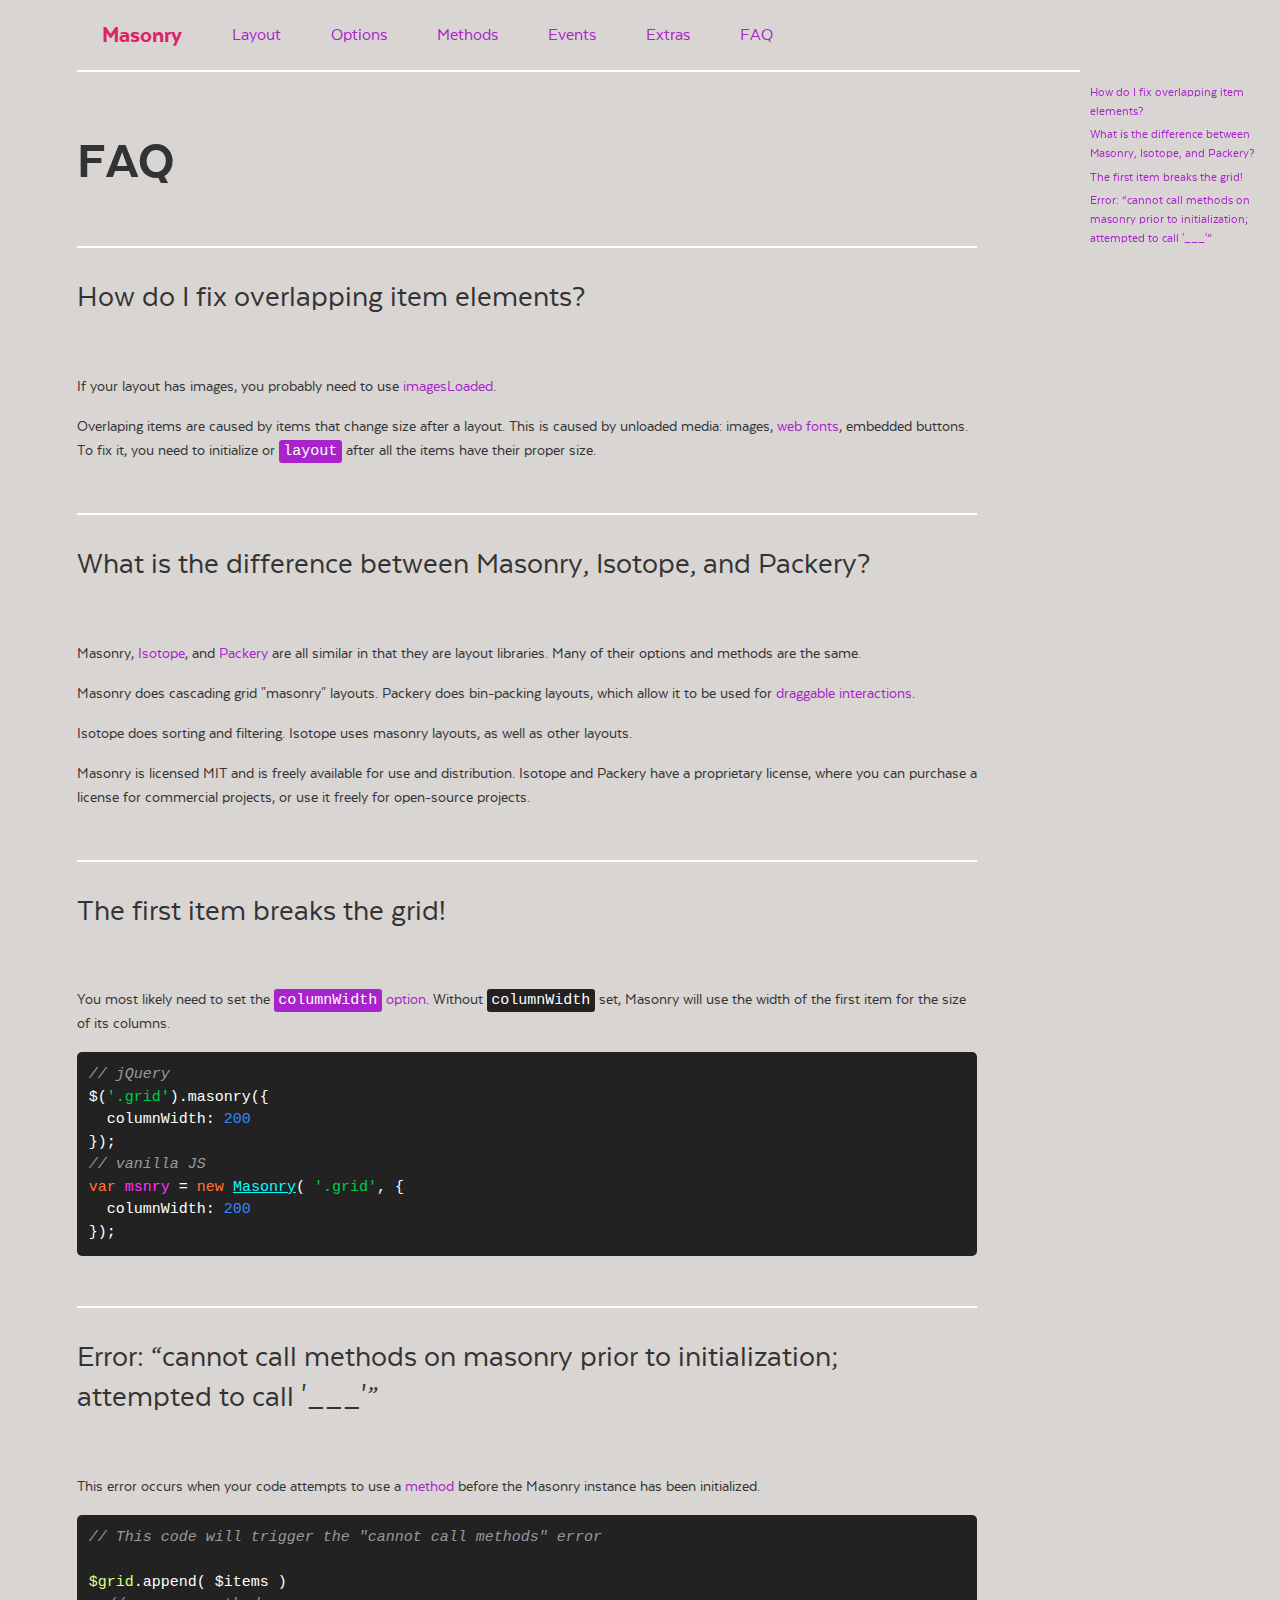
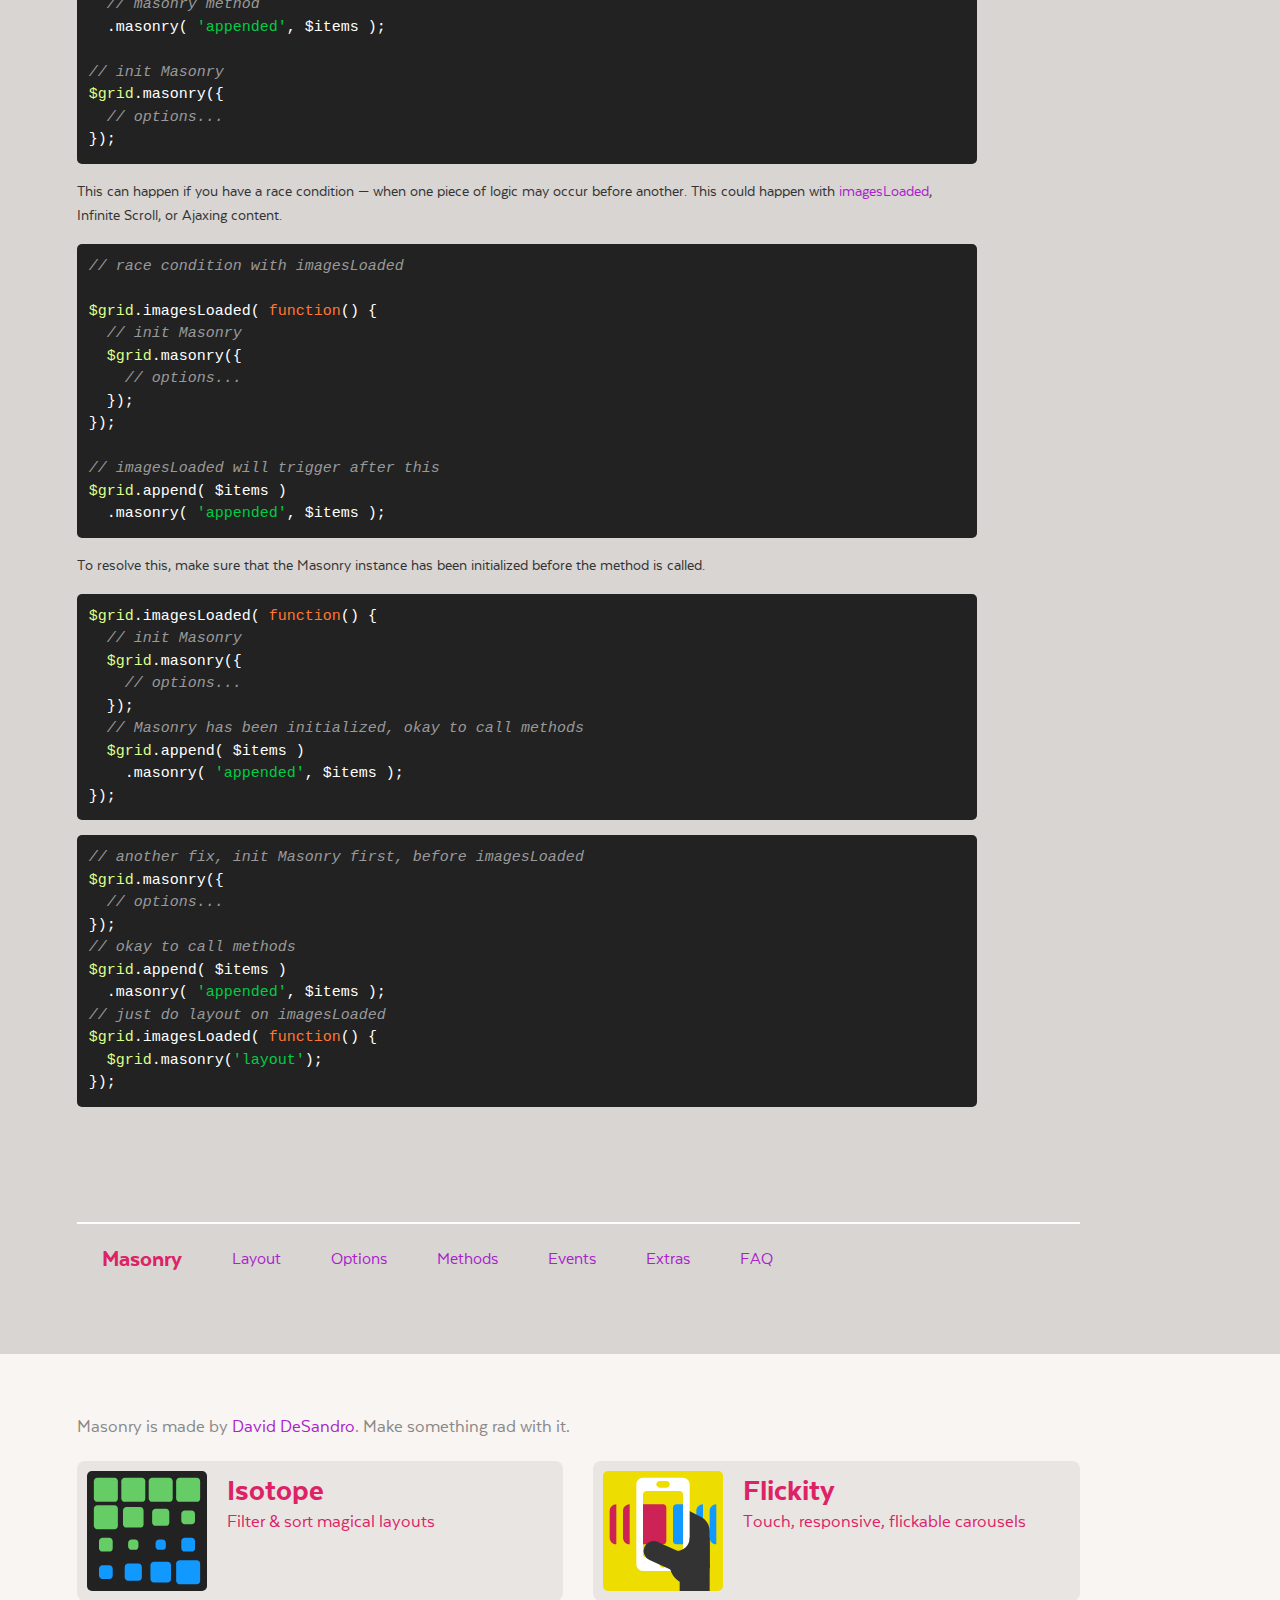
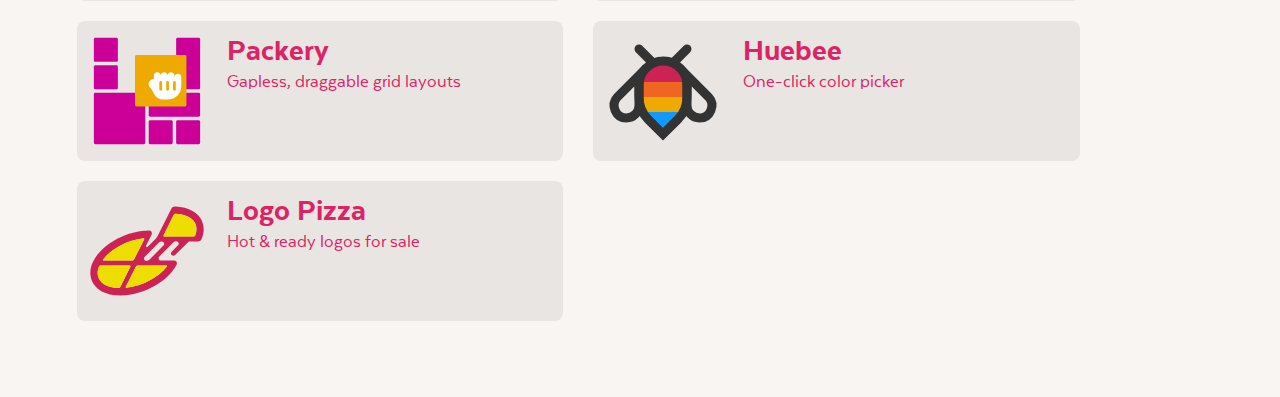
<file: assets/plugins/masonry/faq.html>
<!doctype html>
<html class="export" lang="en">
<head>
  <meta charset="utf-8">
  <meta http-equiv="X-UA-Compatible" content="IE=edge,chrome=1">
  <meta name="viewport" content="width=device-width">
  <meta name="description" content="Cascading grid layout library">

  <title>Masonry &#xB7; FAQ</title>

    <link rel="stylesheet" href="css/masonry-docs.css" media="screen">

</head>
<body class="page--" data-page="">

  <div class="site-nav">
    <div class="container">
      <ol class="site-nav__list">
        <li class="site-nav__item site-nav__item--homepage">
          <a href=".">Masonry</a></li>
        <li class="site-nav__item site-nav__item--layout">
          <a href="layout.html">Layout</a></li>
        <li class="site-nav__item site-nav__item--options">
          <a href="options.html">Options</a></li>
        <li class="site-nav__item site-nav__item--methods">
          <a href="methods.html">Methods</a></li>
        <li class="site-nav__item site-nav__item--events">
          <a href="events.html">Events</a></li>
        <li class="site-nav__item site-nav__item--extras">
          <a href="extras.html">Extras</a></li>
        <li class="site-nav__item site-nav__item--faq">
          <a href="faq.html">FAQ</a></li>
      </ol>
    </div>
  </div>


  <div id="content" class="content container">

      <h1>FAQ</h1>

    <ul class="page-nav">
<li class="page-nav__item page-nav__item--h2"><a href="#how-do-i-fix-overlapping-item-elements">How do I fix overlapping item elements?</a></li>
<li class="page-nav__item page-nav__item--h2"><a href="#what-is-the-difference-between-masonry-isotope-and-packery">What is the difference between Masonry, Isotope, and Packery?</a></li>
<li class="page-nav__item page-nav__item--h2"><a href="#the-first-item-breaks-the-grid">The first item breaks the grid!</a></li>
<li class="page-nav__item page-nav__item--h2"><a href="#error-cannot-call-methods-on-masonry-prior-to-initialization-attempted-to-call-___">Error: &#x201C;cannot call methods on masonry prior to initialization; attempted to call &apos;___&apos;&#x201D;</a></li>
</ul>



<h2 id="how-do-i-fix-overlapping-item-elements">How do I fix overlapping item elements?</h2>

<p>If your layout has images, you probably need to use <a href="layout.html#imagesloaded">imagesLoaded</a>.</p>

<p>Overlaping items are caused by items that change size after a layout. This is caused by unloaded media: images, <a href="extras.html#web-fonts">web fonts</a>, embedded buttons. To fix it, you need to initialize or <a href="methods.html#layout"><code>layout</code></a> after all the items have their proper size.</p>


<h2 id="what-is-the-difference-between-masonry-isotope-and-packery">What is the difference between Masonry, Isotope, and Packery?</h2>

<p>Masonry, <a href="http://isotope.metafizzy.co">Isotope</a>, and <a href="http://packery.metafizzy.co">Packery</a> are all similar in that they are layout libraries. Many of their options and methods are the same.</p>

<p>Masonry does cascading grid &quot;masonry&quot; layouts. Packery does bin-packing layouts, which allow it to be used for <a href="">draggable interactions</a>.</p>

<p>Isotope does sorting and filtering. Isotope uses masonry layouts, as well as other layouts. </p>

<p>Masonry is licensed MIT and is freely available for use and distribution. Isotope and Packery have a proprietary license, where you can purchase a license for commercial projects, or use it freely for open-source projects.</p>


<h2 id="the-first-item-breaks-the-grid">The first item breaks the grid!</h2>

<p>You most likely need to set the <a href="options.html#columnwidth"><code>columnWidth</code> option</a>. Without <code>columnWidth</code> set, Masonry will use the width of the first item for the size of its columns.</p>

<pre><code class="js"><span class="comment">// jQuery</span>
$(<span class="string">&apos;.grid&apos;</span>).masonry({
  <span class="attr">columnWidth</span>: <span class="number">200</span>
});
<span class="comment">// vanilla JS</span>
<span class="keyword">var</span> <span class="masonry_var">msnry</span> = <span class="keyword">new</span> <span class="masonry_keyword">Masonry</span>( <span class="string">&apos;.grid&apos;</span>, {
  <span class="attr">columnWidth</span>: <span class="number">200</span>
});
</code></pre>


<h2 id="error-cannot-call-methods-on-masonry-prior-to-initialization-attempted-to-call-___">Error: &#x201C;cannot call methods on masonry prior to initialization; attempted to call &apos;___&apos;&#x201D;</h2>

<p>This error occurs when your code attempts to use a <a href="methods.html">method</a> before the Masonry instance has been initialized.</p>

<pre><code class="js"><span class="comment">// This code will trigger the &quot;cannot call methods&quot; error</span>

<span class="jquery_var">$grid</span>.append( $items )
  <span class="comment">// masonry method</span>
  .masonry( <span class="string">&apos;appended&apos;</span>, $items );

<span class="comment">// init Masonry</span>
<span class="jquery_var">$grid</span>.masonry({
  <span class="comment">// options...</span>
});
</code></pre>


<p>This can happen if you have a race condition &#x2014; when one piece of logic may occur before another. This could happen with <a href="layout.html#imagesloaded">imagesLoaded</a>, Infinite Scroll, or Ajaxing content.</p>

<pre><code class="js"><span class="comment">// race condition with imagesLoaded</span>

<span class="jquery_var">$grid</span>.imagesLoaded( <span class="function"><span class="keyword">function</span>(<span class="params"></span>) </span>{
  <span class="comment">// init Masonry</span>
  <span class="jquery_var">$grid</span>.masonry({
    <span class="comment">// options...</span>
  });
});

<span class="comment">// imagesLoaded will trigger after this</span>
<span class="jquery_var">$grid</span>.append( $items )
  .masonry( <span class="string">&apos;appended&apos;</span>, $items );
</code></pre>

<p>To resolve this, make sure that the Masonry instance has been initialized before the method is called.</p>

<pre><code class="js"><span class="jquery_var">$grid</span>.imagesLoaded( <span class="function"><span class="keyword">function</span>(<span class="params"></span>) </span>{
  <span class="comment">// init Masonry</span>
  <span class="jquery_var">$grid</span>.masonry({
    <span class="comment">// options...</span>
  });
  <span class="comment">// Masonry has been initialized, okay to call methods</span>
  <span class="jquery_var">$grid</span>.append( $items )
    .masonry( <span class="string">&apos;appended&apos;</span>, $items );
});
</code></pre>

<pre><code class="js"><span class="comment">// another fix, init Masonry first, before imagesLoaded</span>
<span class="jquery_var">$grid</span>.masonry({
  <span class="comment">// options...</span>
});
<span class="comment">// okay to call methods</span>
<span class="jquery_var">$grid</span>.append( $items )
  .masonry( <span class="string">&apos;appended&apos;</span>, $items );
<span class="comment">// just do layout on imagesLoaded</span>
<span class="jquery_var">$grid</span>.imagesLoaded( <span class="function"><span class="keyword">function</span>(<span class="params"></span>) </span>{
  <span class="jquery_var">$grid</span>.masonry(<span class="string">&apos;layout&apos;</span>);
});
</code></pre>



  </div>

  <div class="site-nav">
    <div class="container">
      <ol class="site-nav__list">
        <li class="site-nav__item site-nav__item--homepage">
          <a href=".">Masonry</a></li>
        <li class="site-nav__item site-nav__item--layout">
          <a href="layout.html">Layout</a></li>
        <li class="site-nav__item site-nav__item--options">
          <a href="options.html">Options</a></li>
        <li class="site-nav__item site-nav__item--methods">
          <a href="methods.html">Methods</a></li>
        <li class="site-nav__item site-nav__item--events">
          <a href="events.html">Events</a></li>
        <li class="site-nav__item site-nav__item--extras">
          <a href="extras.html">Extras</a></li>
        <li class="site-nav__item site-nav__item--faq">
          <a href="faq.html">FAQ</a></li>
      </ol>
    </div>
  </div>

  <div class="site-footer">
    <div class="container">
  
      <p class="site-footer__copy">
        Masonry is made by <a href="http://desandro.com">David DeSandro</a>.
        Make something rad with it.
      </p>
  
      <div class="showcase">
      
        <ul class="showcase-item-list">
            <li class="showcase-item">
              <a class="showcase-item__link" href="http://isotope.metafizzy.co">
                <div class="showcase-item__image">
                    <svg class="isotope-illo" xmlns="http://www.w3.org/2000/svg" viewbox="0 0 350 350" width="100" height="100">
                      <path class="isotope-illo__color1" fill="#6C6" d="M80 170H30c-6 0-10-5-10-10v-50c0-6 5-10 10-10h50c6 0 10 5 10 10v50C90 166 86 170 80 170z"/>
                      <path class="isotope-illo__color1" fill="#6C6" d="M80 90H30c-6 0-10-5-10-10V30c0-6 5-10 10-10h50c6 0 10 5 10 10v50C90 86 86 90 80 90z"/>
                      <path class="isotope-illo__color1" fill="#6C6" d="M160 90h-50c-6 0-10-5-10-10V30c0-6 5-10 10-10h50c6 0 10 5 10 10v50C170 86 166 90 160 90z"/>
                      <path class="isotope-illo__color1" fill="#6C6" d="M240 90h-50c-6 0-10-5-10-10V30c0-6 5-10 10-10h50c6 0 10 5 10 10v50C250 86 246 90 240 90z"/>
                      <path class="isotope-illo__color1" fill="#6C6" d="M320 90h-50c-6 0-10-5-10-10V30c0-6 5-10 10-10h50c6 0 10 5 10 10v50C330 86 326 90 320 90z"/>
                      <path class="isotope-illo__color1" fill="#6C6" d="M155 165h-40c-6 0-10-5-10-10v-40c0-6 5-10 10-10h40c6 0 10 5 10 10v40 C165 161 161 165 155 165z"/>
                      <path class="isotope-illo__color1" fill="#6C6" d="M230 160h-30c-6 0-10-5-10-10v-30c0-6 5-10 10-10h30c6 0 10 5 10 10v30 C240 156 236 160 230 160z"/>
                      <path class="isotope-illo__color1" fill="#6C6" d="M305 155h-20c-6 0-10-5-10-10v-20c0-6 5-10 10-10h20c6 0 10 5 10 10v20 C315 151 311 155 305 155z"/>
                      <path class="isotope-illo__color1" fill="#6C6" d="M65 235H45c-6 0-10-5-10-10v-20c0-6 5-10 10-10h20c6 0 10 5 10 10v20C75 231 71 235 65 235z"/>
                      <path class="isotope-illo__color1" fill="#6C6" d="M140 230h-10c-6 0-10-5-10-10v-10c0-6 5-10 10-10h10c6 0 10 5 10 10v10 C150 226 146 230 140 230z"/>
                      <path class="isotope-illo__color2" fill="#19F" d="M305 235h-20c-6 0-10-5-10-10v-20c0-6 5-10 10-10h20c6 0 10 5 10 10v20 C315 231 311 235 305 235z"/>
                      <path class="isotope-illo__color2" fill="#19F" d="M65 315H45c-6 0-10-5-10-10v-20c0-6 5-10 10-10h20c6 0 10 5 10 10v20C75 311 71 315 65 315z"/>
                      <path class="isotope-illo__color2" fill="#19F" d="M150 320h-30c-6 0-10-5-10-10v-30c0-6 5-10 10-10h30c6 0 10 5 10 10v30 C160 316 156 320 150 320z"/>
                      <path class="isotope-illo__color2" fill="#19F" d="M220 230h-10c-6 0-10-5-10-10v-10c0-6 5-10 10-10h10c6 0 10 5 10 10v10 C230 226 226 230 220 230z"/>
                      <path class="isotope-illo__color2" fill="#19F" d="M235 325h-40c-6 0-10-5-10-10v-40c0-6 5-10 10-10h40c6 0 10 5 10 10v40 C245 321 241 325 235 325z"/>
                      <path class="isotope-illo__color2" fill="#19F" d="M320 330h-50c-6 0-10-5-10-10v-50c0-6 5-10 10-10h50c6 0 10 5 10 10v50 C330 326 326 330 320 330z"/>
                    </svg>
                </div>
                <div class="showcase-item__text">
                  <h3 class="showcase-item__title">Isotope</h3>
                  <p class="showcase-item__description">Filter &amp; sort magical layouts</p>
                </div>
              </a>
            </li>
      
            <li class="showcase-item">
              <a class="showcase-item__link" href="http://flickity.metafizzy.co">
                <div class="showcase-item__image">
                    <svg class="flickity-illo" xmlns="http://www.w3.org/2000/svg" viewbox="0 0 360 360" width="100" height="100">
                      <path class="flickity-illo__color1" fill="#19F" d="M300 220L300 220c-11 0-20-9-20-20v-80c0-11 9-20 20-20h0V220z"/>
                      <path class="flickity-illo__color1" fill="#19F" d="M340 220L340 220c-11 0-20-9-20-20v-80c0-11 9-20 20-20h0V220z"/>
                      <path class="flickity-illo__color2" fill="#333" d="M320 290V180c0-18-10-35-27-43L240 110v180H320z"/>
                      <path class="flickity-illo__color3" fill="white" d="M240 300H120c-11 0-20-9-20-20V40c0-11 9-20 20-20h120c11 0 20 9 20 20v240C260 291 251 300 240 300z"/>
                      <path class="flickity-illo__color4" fill="#ED0" d="M230 260H130c-6 0-10-5-10-10V70c0-6 5-10 10-10h100c6 0 10 5 10 10v180 C240 256 236 260 230 260z"/>
                      <path class="flickity-illo__color2" fill="#333" d="M260 200h60v81c0 32-26 59-59 59h0c-34 0-61-27-61-61V240h20 C242 240 260 222 260 200L260 200z"/>
                      <path class="flickity-illo__color5" fill="#C25" d="M180 220h-60V100h60c6 0 10 5 10 10v100C190 216 186 220 180 220z"/>
                      <path class="flickity-illo__color1" fill="#19F" d="M240 220h-20c-6 0-10-5-10-10V110c0-6 5-10 10-10h20V220z"/>
                      <rect class="flickity-illo__color2" fill="#333" x="230" y="280" width="90" height="80"/>
                      <circle class="flickity-illo__color4" fill="#ED0" cx="180" cy="280" r="10"/>
                      <line class="flickity-illo__thumb" stroke="#333" stroke-width="60" stroke-linecap="round" x1="262" y1="290" x2="152" y2="240"/>
                      <path class="flickity-illo__color4" fill="#ED0" d="M190 50h-20c-6 0-10-5-10-10v0c0-6 5-10 10-10h20c6 0 10 5 10 10v0C200 46 196 50 190 50z"/>
                      <path class="flickity-illo__color5" fill="#C25" d="M80 220L80 220c-11 0-20-9-20-20v-80c0-11 9-20 20-20h0V220z"/>
                      <path class="flickity-illo__color5" fill="#C25" d="M40 220L40 220c-11 0-20-9-20-20v-80c0-11 9-20 20-20h0V220z"/>
                    </svg>
                </div>
                <div class="showcase-item__text">
                  <h3 class="showcase-item__title">Flickity</h3>
                  <p class="showcase-item__description">Touch, responsive, flickable carousels</p>
                </div>
              </a>
            </li>
      
            <li class="showcase-item">
              <a class="showcase-item__link" href="http://packery.metafizzy.co">
                <div class="showcase-item__image">
                    <svg class="packery-illo" xmlns="http://www.w3.org/2000/svg" viewbox="0 0 700 700" width="100" height="100">
                      <path class="packery-illo__item" fill="#C09" d="M172 180H48c-4 0-8-4-8-8V48c0-4 4-8 8-8h124c4 0 8 4 8 8v124C180 176 176 180 172 180z"/>
                      <path class="packery-illo__item" fill="#C09" d="M172 340H48c-4 0-8-4-8-8V208c0-4 4-8 8-8h124c4 0 8 4 8 8v124C180 336 176 340 172 340z"/>
                      <path class="packery-illo__item" fill="#C09" d="M492 660H368c-4 0-8-4-8-8V528c0-4 4-8 8-8h124c4 0 8 4 8 8v124C500 656 496 660 492 660z"/>
                      <path class="packery-illo__item" fill="#C09" d="M652 660H528c-4 0-8-4-8-8V528c0-4 4-8 8-8h124c4 0 8 4 8 8v124C660 656 656 660 652 660z"/>
                      <path class="packery-illo__item" fill="#C09" d="M652 500H368c-4 0-8-4-8-8V368c0-4 4-8 8-8h284c4 0 8 4 8 8v124C660 496 656 500 652 500z"/>
                      <path class="packery-illo__item" fill="#C09" d="M332 660H48c-4 0-8-4-8-8V368c0-4 4-8 8-8h284c4 0 8 4 8 8v284C340 656 336 660 332 660z"/>
                      <path class="packery-illo__item" fill="#C09" d="M652 340H528c-4 0-8-4-8-8V48c0-4 4-8 8-8h124c4 0 8 4 8 8v284C660 336 656 340 652 340z"/>
                      <path class="packery-illo__draggie" fill="#EA0" d="M572 440H288c-4 0-8-4-8-8V148c0-4 4-8 8-8h284c4 0 8 4 8 8v284C580 436 576 440 572 440z"/>
                      <g>
                        <path class="packery-illo__hand" fill="white" d="M530 250c-11 0-20 9-20 20v-10c0-11-9-20-20-20s-20 9-20 20c0-11-9-20-20-20s-20 9-20 20c0-11-9-20-20-20
                          s-20 9-20 20v20c-17 0-30 13-30 30c0 11 6 20 14 25l19 35c10 18 30 30 51 30h28
                          c43 0 78-35 78-78V270C550 259 541 250 530 250z"/>
                        <line class="packery-illo__hand-line" stroke="#EA0" fill="none" stroke-width="16" stroke-linecap="round" x1="430" y1="300" x2="430" y2="340"/>
                        <line class="packery-illo__hand-line" stroke="#EA0" fill="none" stroke-width="16" stroke-linecap="round" x1="470" y1="300" x2="470" y2="340"/>
                        <line class="packery-illo__hand-line" stroke="#EA0" fill="none" stroke-width="16" stroke-linecap="round" x1="510" y1="300" x2="510" y2="340"/>
                      </g>
                    </svg>
                </div>
                <div class="showcase-item__text">
                  <h3 class="showcase-item__title">Packery</h3>
                  <p class="showcase-item__description">Gapless, draggable grid layouts</p>
                </div>
              </a>
            </li>
      
            <li class="showcase-item">
              <a class="showcase-item__link" href="http://huebee.buzz">
                <div class="showcase-item__image">
                    <svg class="huebee-illo" xmlns="http://www.w3.org/2000/svg" viewbox="0 0 200 200" width="100" height="100">
                      <polygon class="huebee-illo__stripe4" fill="#19F" points="100,170 65,135 135,135 "/>
                      <rect class="huebee-illo__stripe3" fill="#EA0" x="65" y="110" width="70" height="25"/>
                      <rect class="huebee-illo__stripe2" fill="#E62" x="65" y="85" width="70" height="25"/>
                      <polygon class="huebee-illo__stripe1" fill="#C25" points="135,85 65,85 65,70 80,55 120,55 135,70 "/>
                      <path class="huebee-illo__line" stroke="#333" fill="none" stroke-width="15" d="M140 90c0-22-18-40-39-40C78 50 60 68 60 91V110c0 14 5 27 15 37
                        l25 25l25-25c10-10 15-23 15-37V90z"/>
                      <path class="huebee-illo__line" stroke="#333" fill="none" stroke-width="15" d="M60 74v50c0 11-9 21-21 21h0c-18 0-27-22-15-35L60 74z"/>
                      <path class="huebee-illo__line" stroke="#333" fill="none" stroke-width="15" d="M140 74v50c0 11 9 21 21 21h0c18 0 27-22 15-35L140 74z"/>
                      <line class="huebee-illo__line huebee-illo__antenna" stroke="#333" fill="none" stroke-width="15" stroke-linecap="round" x1="60" y1="30" x2="80" y2="50"/>
                      <line class="huebee-illo__line huebee-illo__antenna" stroke="#333" fill="none" stroke-width="15" stroke-linecap="round" x1="140" y1="30" x2="120" y2="50"/>
                    </svg>
                </div>
                <div class="showcase-item__text">
                  <h3 class="showcase-item__title">Huebee</h3>
                  <p class="showcase-item__description">One-click color picker</p>
                </div>
              </a>
            </li>
      
            <li class="showcase-item">
              <a class="showcase-item__link" href="http://logo.pizza">
                <div class="showcase-item__image">
                    <svg class="logo-pizza-illo" xmlns="http://www.w3.org/2000/svg" viewbox="0 0 700 700" width="100" height="100">
                      <path class="logo-pizza-illo__outline" fill="#C25" d="M513 91c-9-0-17 5-21 12l-80 160c-3 5-6 10-11 15l-47 47
                        c-5 5-12-1-9-7l32-64c5-11-2-23-14-23h-0c-121 0-268 70-327 180
                        C-9 497 35 609 196 609c138 0 279-85 327-180v0c5-11-2-23-14-23h-77c-13 0-19-15-10-24
                        l81-81c5-5 11-8 18-8l0 0c13 0 19 15 10 24L494 354c-6 6-6 14 0 20c3 3 6 4 10 4
                        c4 0 7-1 10-4l80-80h53c9 0 17-5 21-13C707 190 656 97 513 91z M334 281l-59 117
                        c-2 5-7 8-13 8H97c-4 0-6-4-3-7c49-64 143-114 236-124C333 275 335 278 334 281z
                         M70 441c2-4 6-7 10-7h168c4 0 7 4 5 8l-59 118c-2 4-6 6-11 6
                        C106 565 38 521 70 441z M466 441c-49 64-143 114-236 124c-3 0-6-3-4-6l59-117
                        c2-5 7-8 13-8h166C466 434 468 438 466 441z M446 318l-81 81c-5 5-11 8-18 8l0 0
                        c-13 0-19-15-10-24l81-81c5-5 11-8 18-8l0 0C449 294 455 309 446 318z M447 258L506 139
                        c2-4 6-7 11-6c101 7 140 60 114 126c-2 4-6 7-10 7H452C448 266 445 262 447 258z"/>
                      <path class="logo-pizza-illo__slice" fill="#ED0" d="M334 281l-59 117c-2 5-7 8-13 8H97c-4 0-6-4-3-7
                        c49-64 143-114 236-124C333 275 335 278 334 281z"/>
                      <path class="logo-pizza-illo__slice" fill="#ED0" d="M70 441c2-4 6-7 10-7h168c4 0 7 4 5 8l-59 118c-2 4-6 6-11 6
                        C106 565 38 521 70 441z"/>
                      <path class="logo-pizza-illo__slice" fill="#ED0" d="M466 441c-49 64-143 114-236 124c-3 0-6-3-4-6l59-117
                        c2-5 7-8 13-8h166C466 434 468 438 466 441z"/>
                      <path class="logo-pizza-illo__slice" fill="#ED0" d="M447 258L506 139c2-4 6-7 11-6c101 7 140 60 114 126c-2 4-6 7-10 7H452
                        C448 266 445 262 447 258z"/>
                    </svg>
                </div>
                <div class="showcase-item__text">
                  <h3 class="showcase-item__title">Logo Pizza</h3>
                  <p class="showcase-item__description">Hot &amp; ready logos for sale</p>
                </div>
              </a>
            </li>
      
        </ul> 
      
      </div>
  
    </div>
  </div>

  <script src="js/masonry-docs.min.js"></script>


</body>
</html>
</file>
<file: assets/plugins/Realistic-Snow-Falling-Effect-with-jQuery-CSS3-snow-js/css/snow.css>
.background {
  background: rgba(0, 0, 0, 0);
  position: absolute;
  width: 100%;
  height: 100%;
}

.foreground {
  position: absolute;
  overflow: visible;
  z-index: 999;
  width: 100%;
  height: 100%;
  pointer-events: none;
}

.hidden { display: none !important; }

#snowflake {
  color: #fff;
  position: absolute;
  font-size: 25px;
  top: -50px;
  -webkit-animation: spin-clockwise 6s linear infinite;
  -moz-animation: spin-clockwise 6s linear infinite;
  animation: spin-clockwise 6s linear infinite;
}
 @-moz-keyframes 
spin-clockwise { 100% {
-moz-transform: rotate(360deg);
}
}
@-webkit-keyframes 
spin-clockwise { 100% {
-webkit-transform: rotate(360deg);
}
}
@keyframes 
spin-clockwise { 100% {
-webkit-transform: rotate(360deg);
transform: rotate(360deg);
}
}
 @-moz-keyframes 
spin-counterclockwise { 100% {
-moz-transform: rotate(-360deg);
}
}
@-webkit-keyframes 
spin-counterclockwise { 100% {
-webkit-transform: rotate(-360deg);
}
}
@keyframes 
spin-counterclockwise { 100% {
-webkit-transform: rotate(-360deg);
transform: rotate(-360deg);
}
}
</file>
<file: assets/plugins/icheck-1.x/skins/all.css>
/* iCheck plugin skins
----------------------------------- */
@import url("minimal/_all.css");
/*
@import url("minimal/minimal.css");
@import url("minimal/red.css");
@import url("minimal/green.css");
@import url("minimal/blue.css");
@import url("minimal/aero.css");
@import url("minimal/grey.css");
@import url("minimal/orange.css");
@import url("minimal/yellow.css");
@import url("minimal/pink.css");
@import url("minimal/purple.css");
*/

@import url("square/_all.css");
/*
@import url("square/square.css");
@import url("square/red.css");
@import url("square/green.css");
@import url("square/blue.css");
@import url("square/aero.css");
@import url("square/grey.css");
@import url("square/orange.css");
@import url("square/yellow.css");
@import url("square/pink.css");
@import url("square/purple.css");
*/

@import url("flat/_all.css");
/*
@import url("flat/flat.css");
@import url("flat/red.css");
@import url("flat/green.css");
@import url("flat/blue.css");
@import url("flat/aero.css");
@import url("flat/grey.css");
@import url("flat/orange.css");
@import url("flat/yellow.css");
@import url("flat/pink.css");
@import url("flat/purple.css");
*/

@import url("line/_all.css");
/*
@import url("line/line.css");
@import url("line/red.css");
@import url("line/green.css");
@import url("line/blue.css");
@import url("line/aero.css");
@import url("line/grey.css");
@import url("line/orange.css");
@import url("line/yellow.css");
@import url("line/pink.css");
@import url("line/purple.css");
*/

@import url("polaris/polaris.css");

@import url("futurico/futurico.css");
</file>
<file: assets/plugins/jQuery.SimpleSelect-master/examples/custom plugin options/main.css>
body {
	padding: 100px;
	margin: 0;
	background: #fff;
	font: 14px Arial, Helvetica, Geneva, sans-serif;
	line-height: 1.5em;
	color: #3a3a3a;
}

.placeholder-text {
	margin: 40px 0;
	color: #aaa;
	font-style: italic;
}
</file>
<file: assets/plugins/jQuery.SimpleSelect-master/examples/disabling and re-enabling the simpleselect/main.css>
body {
	padding: 200px;
	margin: 0;
	background: #fff;
	font: 14px Arial, Helvetica, Geneva, sans-serif;
	line-height: 1.5em;
	color: #3a3a3a;
}

body > div:first-child {
	display: inline-block;
	margin-bottom: 40px;
}

label {
	display: block;
}
</file>
<file: assets/plugins/jQuery.SimpleSelect-master/examples/updating select options on the fly/main.css>
body {
	padding: 160px;
	margin: 0;
	background: #fff;
	font: 14px Arial, Helvetica, Geneva, sans-serif;
	line-height: 1.5em;
	color: #3a3a3a;
}

body > div {
	float: left;
	margin: 40px 40px 0 0;
}

input[type="text"] {
	height: 18px;
	padding: 9px 10px;
	border: 1px solid #ddd;
	line-height: 18px;
	-webkit-border-radius: 2px;
	-moz-border-radius: 2px;
	border-radius: 2px;
}

input[type="submit"] {
	visibility: hidden;
}

label {
	display: block;
}

label[for="should-select-option"] {
	display: inline;
}
</file>
<file: assets/plugins/jQuery.SimpleSelect-master/examples/watching the change event/main.css>
body {
	padding: 160px;
	margin: 0;
	background: #fff;
	font: 14px Arial, Helvetica, Geneva, sans-serif;
	line-height: 1.5em;
	color: #3a3a3a;
}

body > div {
	float: left;
	margin: 40px 40px 0 0;
}

.answer {
	padding-top: 29px;
}

.answer #cat-breed-display {
	font-weight: bold;
}

label {
	display: block;
}
</file>
<file: assets/css/style.css>
/*=====Font Faces Start====*/
@font-face {
    font-family: 'open_sansregular';
    src: url('../fonts/OpenSans-Regular-webfont.eot');
    src: url('../fonts/OpenSans-Regular-webfont.eot?#iefix') format('embedded-opentype'),
         url('../fonts/OpenSans-Regular-webfont.woff') format('woff'),
         url('../fonts/OpenSans-Regular-webfont.ttf') format('truetype'),
         url('../fonts/OpenSans-Regular-webfont.svg#open_sansregular') format('svg');
    font-weight: normal;
    font-style: normal;
}
@font-face {
    font-family: 'open_sansbold';
    src: url('../fonts/OpenSans-Bold-webfont.eot');
    src: url('../fonts/OpenSans-Bold-webfont.eot?#iefix') format('embedded-opentype'),
         url('../fonts/OpenSans-Bold-webfont.woff') format('woff'),
         url('../fonts/OpenSans-Bold-webfont.ttf') format('truetype'),
         url('../fonts/OpenSans-Bold-webfont.svg#open_sansbold') format('svg');
    font-weight: normal;
    font-style: normal;
}
/*====Font Faces End====*/
*{
	-webkit-box-sizing: border-box;
	-moz-box-sizing: border-box;
	box-sizing: border-box;
}
body{
	margin: 0;
	font-family: 'open_sansregular';
	background: rgba(166, 219, 245, .8);
}
img{
	max-width: 100%;
	height: auto;
}
.container{
	width: 100%;
	max-width: 900px;
	margin: 0 auto;
}
.text-center{
	text-align: center;
}
.head-row-first{
	background-image: url('../img/header.jpg');
	background-size: cover;
	background-position: top;
	padding: 40px;
}
.page-title{
	text-transform: uppercase;
	font-size: 40px;
	font-family: 'open_sansbold';
	color: rgba(255,255,255,.87);
	text-shadow: 3px 3px 2px rgba(0, 0, 0, .8);
}
.head-row-second{
	background: #1565C0;
}
.head-row-second.fixed{
	position: fixed;
	top: 0;
	width: 100%;
	z-index: 9999;
}
.main-menu{
	margin: 0;
	padding: 0;
}
.main-menu li{
	display: inline-block;
	padding: 10px 15px;
}
.main-menu li a{
	color: rgba(255,255,255,.87);
	text-decoration: none;
	font-size: 18px;
}

.image-slider .image-slide{
	height: 250px;
	background-size: cover;
	background-position: center;
	position: relative;
}
.image-slide .gray-mask{
	position: absolute;
	top: 0;
	left: 0;
	width: 100%;
	height: 100%;
	background: rgba(100, 100, 100, .7);
}
.image-slide.slick-active .gray-mask{
	display: none;
}
.image-slide.slide-changing .gray-mask{
	display: none!important;
}
.image-slider .slick-prev, .image-slider .slick-next{
	z-index: 999;
	transition: all.3s ease-in-out;
}
.image-slider:hover .slick-prev{
	left: 25px;
}
.image-slider:hover .slick-next{
	right: 25px;
}
.image-slider .slick-prev:before, .image-slider .slick-next:before{
	color: #304FFE;
}

.tabs-block{
	margin: 30px 0;
	background: #0D47A1;
}
.tabs-navigation{
	background: #0D47A1;
}
.tabs-navigation ul{
	margin: 0;
	padding: 0;
	font-size: 0;
}
.tabs-navigation li{
	display: inline-block;
}
.tabs-navigation li a{
	color: rgba(255,255,255,.87);
	text-decoration: none;
	font-size: 18px;
	padding: 10px 15px;
	display: inline-block;
}
.tabs-navigation li.active a, .tabs-navigation li a:hover{
	background: rgba(255,255,255,.87);
	color: #0D47A1;
}
.tabs-content{	
	background: rgba(255,255,255,.87);
}
.tabs-content .tab-content{
	display: none;
	padding: 10px;
}
.tabs-content .tab-content.active{
	display: block;
}
.tabs-prev, .tabs-next{
	background: rgba(255,255,255,.87);
	color: #0D47A1;
	border: none;
	margin: 5px;
	padding: 5px 10px;
	font-family: 'open_sansbold';
	cursor: pointer;
}

.masonry-gutter{
	width: .5%;
}
.masonry-sizer, .masonry{
	width: 49.8%;
}
.masonry{
	margin-bottom: 0%;	
}
.masonry.masonry-big{
	width: 100%;
}
.masonry img{
	width: 100%;
}

@media screen and (min-width: 1000px){
	.masonry-sizer, .masonry{
		width: 33.15%;
	}
	.masonry-gutter{
		width: .33%;
	}
}

@media screen and (max-width: 500px){
	.masonry-sizer, .masonry{
		width: 100%;
	}
	.masonry-gutter{
		width: 0;
	}
}

footer{
	background: #263238;
	padding: 40px;
}
.footer-menu{
	margin: 0;
	padding: 0;
}
.footer-menu li{
	display: inline-block;
	margin: 0 20px;
}
.footer-menu li a{
	color: rgba(255,255,255,.87);
	text-decoration: none;
	font-size: 18px;
	text-transform: uppercase;
	font-family: 'open_sansbold';
}

.modal{
	position: fixed;
	background: rgba(0,0,0,.8);
	top: 0;
	left: 0;
	width: 100%;
	height: 100%;
	display: none;
	z-index: 999999;
}
.modal .modal-content{
	width: 400px;
	position: absolute;
	left: 0;
	right: 0;
	top: 20%;
	margin: auto;
	background: rgba(255,255,255,.87);
	border: 2px solid #9E9E9E;
	padding: 20px;
}
.modal .close-modal{
	position: absolute;
	top: 5px;
	right: 5px;
	color: #9E9E9E;
	text-decoration: none;
	font-family: 'open_sansbold';
}

.xdsoft_datetimepicker{
	z-index:99999999;
}

.form input{
	width: 100%;
	margin-bottom: 10px;
	padding: 4px;
	border: 1px solid #9E9E9E;
}
.form textarea{
	width: 100%;
	height: 100px;
	margin-bottom: 10px;
	resize: vertical;
	padding: 4px;
	border: 1px solid #9E9E9E;
}
.form [type="submit"]{
	background: #1565C0;
	color: rgba(255,255,255,.87);
	text-transform: uppercase;
	border: none;
	font-family: 'open_sansbold';
	padding: 5px 10px;
	cursor: pointer;
}


.map-section{
	margin: 30px 0;
}
.map-title{
	background: #0D47A1;
	text-align: center;
	padding: 5px;
	cursor: pointer;
}
.map-title h3{
	color: rgba(255,255,255,.87);
	font-family: 'open_sansbold';
}
.location-form{
	display: none;
}
.location-form.form-results{
	display: block;
}
.location-form form{
	margin: 0 auto;
	width: 100%;
	max-width: 400px;
}
.location-form label, .location-form input, .location-form select{
	width: 100%;
	display: inline-block;
}
.location-form label{
	font-family: 'open_sansbold';
}
.location-form input, .location-form select{
	padding: 5px;
}
.location-form [type="submit"], .location-form .show-my-pos{
	background: #0D47A1;
	border: none;
	color: rgba(255,255,255,.87);
	padding: 5px 15px;
	font-family: 'open_sansbold';
	cursor: pointer;
}
.location-form .show-my-pos{
	margin-top: 30px;
}
.map-form-field{
	padding: 5px;
}
.map-form-field.error{
	background: #D32F2F;
}    

#map{
	height: 300px;
}

.simpleselect{
	width:100%;
}

.simpleselect .options {
	width:100%;
}

.simpleselect .options .active {
	background: #D32F2F;
}

.slick-dots li{
    background: #B20000;
    border-radius: 50px;
    display: inline-block;
    box-shadow:0px 0px 4px #730000 inset;
}

.tree{
	background:#263238;
	width:100%;
	height: 100%;
}
</file>
<file: assets/plugins/icheck-1.x/demo/css/custom.css>
@import url("normalize.css");
@font-face{font-family:'MontserratRegular';src:url("./montserrat-regular.eot");src:url("./montserrat-regular.eot?#iefix") format('embedded-opentype'),url("./montserrat-regular.woff") format('woff'),url("./montserrat-regular.ttf") format('truetype'),url("./montserrat-regular.svg#MontserratRegular") format('svg');font-style:normal;font-weight:normal}
@font-face{font-family:'MontserratBold';src:url("./montserrat-bold.eot");src:url("./montserrat-bold.eot?#iefix") format('embedded-opentype'),url("./montserrat-bold.woff") format('woff'),url("./montserrat-bold.ttf") format('truetype'),url("./montserrat-bold.svg#MontserratBold") format('svg');font-style:normal;font-weight:bold}
html,body{height:100%}
body{font:14px/20px 'MontserratRegular',Helvetica,Arial,sans-serif;color:#222;background:#ebe7df url("[data-uri]") repeat-x;*background-image:url("ie/header-line.png")}
a{color:#222;text-decoration:none;border-bottom:1px solid #bbb;}
a:hover{color:#000}
a,.self{-webkit-transition:color .1s;-moz-transition:color .1s;-ms-transition:color .1s;-o-transition:color .1s;transition:color .1s}
.self{color:#333;border-bottom:1px dotted #aaa;cursor:pointer;}
.self:hover{color:#000}
strong{font-family:'MontserratBold',Helvetica,Arial,sans-serif;font-weight:700}
p{margin:0 0 8px}
label{cursor:pointer}
h1,h2,h3,h4{margin:0;font:bold 20px/60px 'MontserratBold',Helvetica,Arial,sans-serif}
h2{height:60px;text-align:center;text-transform:uppercase}
h4{font-size:18px;line-height:24px}
ul{margin:0;padding:0;list-style:none}
table{width:100%;margin-bottom:21px}
th,td{padding:11px 20px 12px;vertical-align:top;font-weight:normal;text-align:left;border-bottom:2px solid #e7e5e0;}
thead th,thead td{background:#f3f2ef}
th{white-space:nowrap}
td{width:100%}
.focus{outline:1px dotted rgba(0,0,0,0.5) !important}
.clear{position:relative;*zoom:1;}
.clear:before,.clear:after{content:'';display:table;clear:both}
.layout{width:930px;margin:0 auto;padding:0 15px}
.header{padding:115px 0 73px;color:#fff;text-align:center;}
.header h1,.header strong{letter-spacing:-1px;text-transform:uppercase}
.header h1{padding-bottom:23px;font-size:22px;line-height:28px}
.header h3{position:relative;padding:35px 0 17px;font-size:120px;line-height:140px;letter-spacing:-5px;}
.header h3 span{font-size:30px;line-height:40px;letter-spacing:0;margin-left:-10px;vertical-align:baseline;}
.header h3:before{content:'';display:inline-block;width:72px;height:64px;margin-right:32px;vertical-align:middle;background:url("icheck.png")}
.header h3:after{content:'';position:absolute;top:0;left:50%;width:100px;margin-left:-50px;border-top:3px solid #fff}
.header strong{font:24px/30px 'MontserratRegular',Helvetica,Arial,sans-serif;}
.header strong a{color:#fff;border-bottom-color:#fff}
.features{position:relative;font-size:16px;color:#555;background:#fff;}
.features .self{color:#555;border-bottom-color:#bbb;}
.features .self:hover{color:#222}
.features .arrows{top:0}
.features:hover .arrows .bottom{left:0}
.features h2{color:#fff;background:#2489c5}
.features ul{padding:44px 60px 36px}
.features li{padding:0 0 9px 36px;background:url("[data-uri]") 0 1px no-repeat;*background-image:url("ie/icon-star.png");}
.features li.offset{margin-top:20px}
.mark{padding:0 2px;color:#777;background:#e7e5e0;}
.skin-polaris .mark{background:#232830}
.skin-futurico .mark{background:#25262a}
.social{height:60px;margin-bottom:60px;padding:0 60px;font-size:16px;color:#555;background:#f5f3ef;}
.social a{color:#777;border-bottom-color:#ccc;}
.social a:hover{color:#444}
.social .left{float:left;padding-top:19px;}
.social .left li{float:left;padding-right:30px;}
.social .left li a{position:relative}
.social .right{float:right;padding-top:20px;}
.social .right li{float:right;padding-left:10px}
.social .right.local{padding-top:19px;}
.social .right.local li{padding-left:30px;font-size:14px}
.demo-holder{margin-bottom:97px}
.demo-title{padding-bottom:36px;font-size:26px;letter-spacing:-1px}
.demo{position:relative;}
.demo:hover .arrows .top,.demo:hover .arrows .bottom{left:0}
.demo-list{position:relative;margin-right:360px;padding:33px 57px 17px;color:#555;background:#fff;border:3px solid #ddd8ce;}
.demo-list ul{float:right;white-space:nowrap;}
.demo-list ul:first-child{float:left}
.demo-list ul li{position:relative;padding:0 0 18px 42px}
.demo-list ul input{position:absolute;top:4px;left:0}
.demo-list ul .icheckbox_square-blue,.demo-list ul .iradio_square-blue{position:absolute;top:-1px;left:0}
.demo-list ul span{color:#bbb}
.demo-methods{padding:21px 360px 0 0;}
.demo-methods .mark{background:#d3cfc6}
.demo-methods dt{position:relative;padding:17px 150px 18px 0;font:16px/24px 'MontserratRegular',Helvetica,Arial,sans-serif;color:#444;border-bottom:3px solid #ddd8ce;}
.demo-methods dt .self{cursor:pointer;}
.demo-methods dt .self:hover{color:#222}
.demo-methods dt .code{position:absolute;right:0;bottom:18px;color:#777;}
.demo-methods dt .code .self:hover{color:#444}
.demo-methods dd{position:relative;display:none;margin:0;background:#fff;border:3px solid #ddd8ce;border-top:none;}
.demo-methods dd:before{content:'';position:absolute;top:-13px;left:0;width:0;height:0;border:5px solid transparent;border-bottom-color:#ddd8ce;border-left-color:#ddd8ce}
.demo-methods dd .markup{margin:0;color:#888;background:#f5f3ef;border:none;}
.demo-methods dd .markup .comment{color:#aaa}
.demo-callbacks{position:absolute;top:0;right:0;bottom:0;width:300px;color:#aaa;background:#232323;border:3px solid #ddd8ce;}
.demo-callbacks h2{color:#fff;background:#6a5a8c}
.demo-callbacks ul{position:absolute;top:60px;width:100%;bottom:0;overflow:auto;}
.demo-callbacks ul::-webkit-scrollbar{width:10px;background:none;}
.demo-callbacks ul::-webkit-scrollbar-track{background:none;border:none;}
.demo-callbacks ul::-webkit-scrollbar-track-piece:disabled{display:none !important;}
.demo-callbacks ul::-webkit-scrollbar-thumb{background:rgba(255,255,255,.25);border:none;}
.demo-callbacks ul::-webkit-scrollbar-thumb:hover{background:rgba(255,255,255,.3);}
.demo-callbacks ul li{margin-top:-1px;padding:13px 20px 15px;border-top:1px solid #2e2e2e;}
.demo-callbacks ul li span{color:#888}
.skins{position:relative;*zoom:1;}
.skins h2{position:absolute;top:-38px;right:0;left:0;font-size:24px;text-align:center}
.arrows{position:absolute;top:3px;left:-60px;width:60px;overflow:hidden;}
.arrows .top,.arrows .bottom{position:relative;left:60px;width:60px;height:60px;cursor:pointer;-webkit-transition:left .3s,background-color .2s;-moz-transition:left .3s,background-color .2s;-ms-transition:left .3s,background-color .2s;-o-transition:left .3s,background-color .2s;transition:left .3s,background-color .2s}
.arrows .top{background:#83b3be url("[data-uri]") 50% no-repeat;*background-image:url("ie/arrow-top.png");}
.arrows .top:hover{background-color:#6ba4b1}
.arrows .bottom{background:#e2b78d url("[data-uri]") 50% no-repeat;*background-image:url("ie/arrow-bottom.png");}
.arrows .bottom:hover{background-color:#dba571}
@media screen and (max-width:1049px){.arrows,.fork-me{display:none}
}.skin{position:relative;margin-bottom:40px;}
.skin:hover .arrows .top,.skin:hover .arrows .bottom{left:0}
.skin h3{position:relative;z-index:20;float:left;height:60px;padding:0 57px;line-height:58px;background:#fff;border:3px solid #ddd8ce;border-bottom:none;}
.skin h3:before{content:'';position:absolute;top:100%;left:0;width:100%;height:2px;margin-top:-1px;background:#fff}
.skin.skin-polaris h3{color:#cacdd1;background:#2c323c;}
.skin.skin-polaris h3:before{background:#2c323c}
.skin.skin-futurico h3{color:#c3c3c3;background:#2e3035;}
.skin.skin-futurico h3:before{background:#2e3035}
.skin dl{z-index:10;width:100%;margin:0}
.skin dt{position:relative;top:-53px;right:-3px;float:right;height:47px;margin-right:-3px;padding:0 57px;line-height:47px;border:3px solid #ddd8ce;cursor:pointer;}
.skin dt:hover{background:#f0ede7;border-bottom:3px solid #ddd8ce}
.skin dt.selected{height:50px;background:#fff;border-bottom:none;cursor:default;}
.skin dt.selected:before{content:'';position:absolute;top:100%;left:0;width:100%;height:2px;margin-top:-1px;background:#fff}
.skin.skin-polaris dt{color:#cacdd1;background:#647083;}
.skin.skin-polaris dt:hover{background:#4a5361}
.skin.skin-polaris dt.selected{background:#2c323c;}
.skin.skin-polaris dt.selected:before{background:#2c323c}
.skin.skin-futurico dt{color:#c3c3c3;background:#676c77;}
.skin.skin-futurico dt:hover{background:#4b4e56}
.skin.skin-futurico dt.selected{background:#2e3035;}
.skin.skin-futurico dt.selected:before{background:#2e3035}
.skin dd{position:relative;display:none;float:left;width:100%;margin:-3px -100% 0 0;overflow:hidden;color:#444;background:#fff;border:3px solid #ddd8ce;}
.skin dd.selected{display:block}
.skin dd a{color:#444;}
.skin dd a:hover{color:#111}
.skin.skin-polaris dd{color:#7a828b;background:#2c323c;}
.skin.skin-polaris dd a{color:#7a828b;border-bottom-color:#4e596b;}
.skin.skin-polaris dd a:hover{color:#a2a7ae}
.skin.skin-futurico dd{color:#888;background:#2e3035;}
.skin.skin-futurico dd a{color:#888;border-bottom-color:#545861;}
.skin.skin-futurico dd a:hover{color:#aaa}
.skin-section{float:left;padding:42px 0 31px 57px;line-height:18px;}
.skin-section h4{padding-bottom:18px;}
.skin-polaris .skin-section h4{color:#959ba2}
.skin-futurico .skin-section h4{color:#a0a0a0}
.skin-section .list{float:left;padding-right:60px;}
.skin-section .list li{position:relative;padding-bottom:15px}
.skin-minimal .skin-section .list li{padding-left:38px}
.skin-square .skin-section .list li{padding-left:42px}
.skin-flat .skin-section .list li,.skin-line .skin-section label{padding-left:40px}
.skin-line .skin-section h4{padding-bottom:24px}
.skin-line .skin-section .list{padding-right:40px;}
.skin-line .skin-section .list li{padding-bottom:10px}
.skin-polaris .skin-section .list li{padding-left:37px}
.skin-futurico .skin-section .list li{padding-left:36px}
.icheckbox_minimal,.icheckbox_minimal-red,.icheckbox_minimal-green,.icheckbox_minimal-blue,.icheckbox_minimal-aero,.icheckbox_minimal-grey,.icheckbox_minimal-orange,.icheckbox_minimal-yellow,.icheckbox_minimal-pink,.icheckbox_minimal-purple,.iradio_minimal,.iradio_minimal-red,.iradio_minimal-green,.iradio_minimal-blue,.iradio_minimal-aero,.iradio_minimal-grey,.iradio_minimal-orange,.iradio_minimal-yellow,.iradio_minimal-pink,.iradio_minimal-purple{position:absolute;top:1px;left:0}
.skin input[type=checkbox],.skin input[type=radio]{position:absolute;top:2px;left:0}
.icheckbox_square,.icheckbox_square-red,.icheckbox_square-green,.icheckbox_square-blue,.icheckbox_square-aero,.icheckbox_square-grey,.icheckbox_square-orange,.icheckbox_square-yellow,.icheckbox_square-pink,.icheckbox_square-purple,.iradio_square,.iradio_square-red,.iradio_square-green,.iradio_square-blue,.iradio_square-aero,.iradio_square-grey,.iradio_square-orange,.iradio_square-yellow,.iradio_square-pink,.iradio_square-purple{position:absolute;top:-1px;left:0}
.icheckbox_flat,.icheckbox_flat-red,.icheckbox_flat-green,.icheckbox_flat-blue,.icheckbox_flat-aero,.icheckbox_flat-grey,.icheckbox_flat-orange,.icheckbox_flat-yellow,.icheckbox_flat-pink,.icheckbox_flat-purple,.iradio_flat,.iradio_flat-red,.iradio_flat-green,.iradio_flat-blue,.iradio_flat-aero,.iradio_flat-grey,.iradio_flat-orange,.iradio_flat-yellow,.iradio_flat-pink,.iradio_flat-purple{position:absolute;top:0;left:0}
.icheckbox_polaris,.iradio_polaris{position:absolute;top:-4px;left:-6px}
.icheckbox_futurico,.iradio_futurico{position:absolute;top:2px;left:0}
.skin-states{float:right;padding-right:57px;padding-left:0;}
.skin-states .state{cursor:default !important}
.skin-states .list{padding-right:0}
.skin-minimal .skin-states .list li{padding-left:71px}
.skin-square .skin-states .list li{padding-left:79px}
.skin-flat .skin-states .list li{padding-left:75px}
.skin-line .skin-states .list{padding-right:0}
.skin-polaris .skin-states .list li{padding-left:69px}
.skin-futurico .skin-states .list li{padding-left:67px}
.skin-states .iradio_minimal,.skin-states .iradio_minimal-red,.skin-states .iradio_minimal-green,.skin-states .iradio_minimal-blue,.skin-states .iradio_minimal-aero,.skin-states .iradio_minimal-grey,.skin-states .iradio_minimal-orange,.skin-states .iradio_minimal-yellow,.skin-states .iradio_minimal-pink,.skin-states .iradio_minimal-purple{left:33px}
.skin-states .iradio_square,.skin-states .iradio_square-red,.skin-states .iradio_square-green,.skin-states .iradio_square-blue,.skin-states .iradio_square-aero,.skin-states .iradio_square-grey,.skin-states .iradio_square-orange,.skin-states .iradio_square-yellow,.skin-states .iradio_square-pink,.skin-states .iradio_square-purple{left:37px}
.skin-states .iradio_flat,.skin-states .iradio_flat-red,.skin-states .iradio_flat-green,.skin-states .iradio_flat-blue,.skin-states .iradio_flat-aero,.skin-states .iradio_flat-grey,.skin-states .iradio_flat-orange,.skin-states .iradio_flat-yellow,.skin-states .iradio_flat-pink,.skin-states .iradio_flat-purple{left:35px}
.skin-states .iradio_polaris{left:26px}
.skin-states .iradio_futurico{left:31px}
.colors{clear:both;padding:24px 0 9px;}
.skin-line .colors{padding-top:28px}
.colors strong{float:left;line-height:20px;margin-right:20px}
.colors li{position:relative;float:left;width:16px;height:16px;margin:2px 1px 0 0;background:#000;cursor:pointer;filter:alpha(opacity=50);opacity:.5;-webkit-transition:opacity .2s;-moz-transition:opacity .2s;-ms-transition:opacity .2s;-o-transition:opacity .2s;transition:opacity .2s;}
.colors li:hover{filter:alpha(opacity=100);opacity:1}
.colors li.active{height:20px;margin-top:0;filter:alpha(opacity=75);opacity:.75}
.colors li.red{background:#d54e21}
.colors li.green{background:#78a300}
.colors li.blue{background:#0e76a8}
.colors li.aero{background:#9cc2cb}
.colors li.grey{background:#73716e}
.colors li.orange{background:#f70}
.colors li.yellow{background:#fc0}
.colors li.pink{background:#ff66b5}
.colors li.purple{background:#6a5a8c}
.skin-square .colors li.red{background:#e56c69}
.skin-square .colors li.green{background:#1b7e5a}
.skin-square .colors li.blue{background:#2489c5}
.skin-square .colors li.aero{background:#9cc2cb}
.skin-square .colors li.grey{background:#73716e}
.skin-square .colors li.yellow{background:#fc3}
.skin-square .colors li.pink{background:#a77a94}
.skin-square .colors li.purple{background:#6a5a8c}
.skin-square .colors li.orange{background:#f70}
.skin-flat .colors li.red{background:#ec7063}
.skin-flat .colors li.green{background:#1abc9c}
.skin-flat .colors li.blue{background:#3498db}
.skin-flat .colors li.grey{background:#95a5a6}
.skin-flat .colors li.orange{background:#f39c12}
.skin-flat .colors li.yellow{background:#f1c40f}
.skin-flat .colors li.pink{background:#af7ac5}
.skin-flat .colors li.purple{background:#8677a7}
.skin-line .colors li.yellow{background:#ffc414}
.skins-info{padding:13px 0 57px;font-size:16px;line-height:22px;text-align:center;}
.skins-info p{margin-bottom:17px}
.skins-info .skins-banner{margin:34px 0 3px;}
.skins-info .skins-banner a{display:block;width:728px;height:90px;margin:0 auto;overflow:hidden;text-indent:100%;white-space:nowrap;background:url(banner.jpg);-webkit-transition:opacity 0.4s ease;-moz-transition:opacity 0.4s ease;-o-transition:opacity 0.4s ease;transition:opacity 0.4s ease;border:none;}
.skins-info .skins-banner a:hover{opacity:.8;}
.skin-pre{padding:43px 60px 0}
.skin-usage{padding:19px 60px 8px;list-style:decimal outside;}
.skin-usage li{margin-bottom:23px}
.skin-usage .schemes{margin-bottom:-3px;padding:13px 0 0 20px;color:#888;}
.skin-usage .schemes ul{float:left;padding-right:60px}
.skin-usage .schemes li{margin:0;padding-bottom:3px}
.usage{position:relative;margin-bottom:80px;background:#fff;}
.usage a{border-bottom-color:#ddd}
.usage .self{border-bottom-color:#bbb}
.usage .arrows{top:0}
.usage:hover .arrows .top,.usage:hover .arrows .bottom{left:0}
.usage h2{color:#fff;background:#1f7f5c}
.usage h4{margin:26px 0 10px;}
.usage h4.indeterminate{margin-top:28px}
.usage p{margin-bottom:5px;}
.usage p.offset{margin-top:10px}
.usage p.callbacks-info{margin-bottom:19px}
.usage p.methods-info{margin-bottom:10px}
.usage p.methods-callback{margin-top:10px}
.usage p.issue-tracker{margin-top:31px}
.usage .markup{margin:9px 0 16px}
.usage .usage-inner{font-size:15px;line-height:23px;padding:41px 60px 39px}
.markup{margin:10px 0 18px;padding:8px 0 9px 17px;font:14px/20px 'MontserratRegular',Helvetica,Arial,sans-serif;color:#777;background:#e7e5e0;border-left:3px solid #d7d5cb;}
.markup .comment{color:#999;}
.markup .comment .self{color:#555;}
.markup .comment .self:hover{color:#333}
.skin-polaris .markup{background:#232830;border-left-color:#1f232a}
.skin-futurico .markup{background:#25262a;border-left-color:#202225}
.skin-polaris .markup .comment,.skin-futurico .markup .comment{color:#555}
.browsers{margin-bottom:74px;}
.browsers h2{margin-bottom:29px;font-size:24px}
.browsers-inner{padding:0 60px;font-size:15px;line-height:23px;}
.browsers-inner p{margin-bottom:15px}
.benefits{position:relative;margin-bottom:59px;color:#888;background:#232323;}
.benefits .arrows{top:0}
.benefits:hover .arrows .top,.benefits:hover .arrows .bottom{left:0}
.benefits h2{color:#fff;background:#6a5b8c}
.benefits a{color:#888;border-bottom-color:#444;}
.benefits a:hover{color:#aaa}
.benefits .mark{color:#777;background:#393939}
.benefits-inner{padding:41px 60px 29px;font-size:15px;line-height:23px;}
.benefits-inner p{margin-bottom:15px}
.benefits-inner ul{margin:-10px 0 15px}
.download{height:63px;text-align:center;}
.download a{display:block;height:60px;font-size:18px;line-height:58px;color:#fff;border-bottom:0 solid #e24f49;background:#e76b66;-webkit-transition:border-bottom .2s;-moz-transition:border-bottom .2s;-ms-transition:border-bottom .2s;-o-transition:border-bottom .2s;transition:border-bottom .2s;}
.download a:before{content:'';display:inline-block;width:26px;height:26px;margin-right:12px;background:url("[data-uri]");*background-image:url("ie/icon-options.png");vertical-align:middle}
.download a:hover{border-bottom-width:3px}
.license{color:#444;text-align:center;padding:30px 0 75px}
.footer{padding-top:28px;height:60px;color:#666;background:#e2dfd8;}
.footer ul{float:left;}
.footer ul li{float:left;padding:2px 10px 0 0}
.footer ul.local li{padding:0 30px 0 0}
.footer .code{float:right}
.footer a{color:#444;}
.footer a:hover{color:#222}
.footer-inner{width:930px;margin:0 auto;overflow:hidden}
.fork-me{position:fixed;*position:absolute;top:0;right:0;width:40px;height:40px;overflow:hidden;text-indent:100%;white-space:nowrap;background:#28545b url("[data-uri]") 50% no-repeat;*background-image:url("ie/icon-fork.png");}
.fork-me:hover{background-color:#1f7f5c}
.skin dt,.fork-me{-webkit-transition:background-color .2s;-moz-transition:background-color .2s;-ms-transition:background-color .2s;-o-transition:background-color .2s;transition:background-color .2s}
</file>
<file: assets/plugins/masonry/css/masonry-docs.css>
/*! normalize.css v5.0.0 | MIT License | github.com/necolas/normalize.css */

/**
 * 1. Change the default font family in all browsers (opinionated).
 * 2. Correct the line height in all browsers.
 * 3. Prevent adjustments of font size after orientation changes in
 *    IE on Windows Phone and in iOS.
 */

/* Document
   ========================================================================== */

html {
  font-family: sans-serif; /* 1 */
  line-height: 1.15; /* 2 */
  -ms-text-size-adjust: 100%; /* 3 */
  -webkit-text-size-adjust: 100%; /* 3 */
}

/* Sections
   ========================================================================== */

/**
 * Remove the margin in all browsers (opinionated).
 */

body {
  margin: 0;
}

/**
 * Add the correct display in IE 9-.
 */

article,
aside,
footer,
header,
nav,
section {
  display: block;
}

/**
 * Correct the font size and margin on `h1` elements within `section` and
 * `article` contexts in Chrome, Firefox, and Safari.
 */

h1 {
  font-size: 2em;
  margin: 0.67em 0;
}

/* Grouping content
   ========================================================================== */

/**
 * Add the correct display in IE 9-.
 * 1. Add the correct display in IE.
 */

figcaption,
figure,
main { /* 1 */
  display: block;
}

/**
 * Add the correct margin in IE 8.
 */

figure {
  margin: 1em 40px;
}

/**
 * 1. Add the correct box sizing in Firefox.
 * 2. Show the overflow in Edge and IE.
 */

hr {
  box-sizing: content-box; /* 1 */
  height: 0; /* 1 */
  overflow: visible; /* 2 */
}

/**
 * 1. Correct the inheritance and scaling of font size in all browsers.
 * 2. Correct the odd `em` font sizing in all browsers.
 */

pre {
  font-family: monospace, monospace; /* 1 */
  font-size: 1em; /* 2 */
}

/* Text-level semantics
   ========================================================================== */

/**
 * 1. Remove the gray background on active links in IE 10.
 * 2. Remove gaps in links underline in iOS 8+ and Safari 8+.
 */

a {
  background-color: transparent; /* 1 */
  -webkit-text-decoration-skip: objects; /* 2 */
}

/**
 * Remove the outline on focused links when they are also active or hovered
 * in all browsers (opinionated).
 */

a:active,
a:hover {
  outline-width: 0;
}

/**
 * 1. Remove the bottom border in Firefox 39-.
 * 2. Add the correct text decoration in Chrome, Edge, IE, Opera, and Safari.
 */

abbr[title] {
  border-bottom: none; /* 1 */
  text-decoration: underline; /* 2 */
  text-decoration: underline dotted; /* 2 */
}

/**
 * Prevent the duplicate application of `bolder` by the next rule in Safari 6.
 */

b,
strong {
  font-weight: inherit;
}

/**
 * Add the correct font weight in Chrome, Edge, and Safari.
 */

b,
strong {
  font-weight: bolder;
}

/**
 * 1. Correct the inheritance and scaling of font size in all browsers.
 * 2. Correct the odd `em` font sizing in all browsers.
 */

code,
kbd,
samp {
  font-family: monospace, monospace; /* 1 */
  font-size: 1em; /* 2 */
}

/**
 * Add the correct font style in Android 4.3-.
 */

dfn {
  font-style: italic;
}

/**
 * Add the correct background and color in IE 9-.
 */

mark {
  background-color: #ff0;
  color: #000;
}

/**
 * Add the correct font size in all browsers.
 */

small {
  font-size: 80%;
}

/**
 * Prevent `sub` and `sup` elements from affecting the line height in
 * all browsers.
 */

sub,
sup {
  font-size: 75%;
  line-height: 0;
  position: relative;
  vertical-align: baseline;
}

sub {
  bottom: -0.25em;
}

sup {
  top: -0.5em;
}

/* Embedded content
   ========================================================================== */

/**
 * Add the correct display in IE 9-.
 */

audio,
video {
  display: inline-block;
}

/**
 * Add the correct display in iOS 4-7.
 */

audio:not([controls]) {
  display: none;
  height: 0;
}

/**
 * Remove the border on images inside links in IE 10-.
 */

img {
  border-style: none;
}

/**
 * Hide the overflow in IE.
 */

svg:not(:root) {
  overflow: hidden;
}

/* Forms
   ========================================================================== */

/**
 * 1. Change the font styles in all browsers (opinionated).
 * 2. Remove the margin in Firefox and Safari.
 */

button,
input,
optgroup,
select,
textarea {
  font-family: sans-serif; /* 1 */
  font-size: 100%; /* 1 */
  line-height: 1.15; /* 1 */
  margin: 0; /* 2 */
}

/**
 * Show the overflow in IE.
 * 1. Show the overflow in Edge.
 */

button,
input { /* 1 */
  overflow: visible;
}

/**
 * Remove the inheritance of text transform in Edge, Firefox, and IE.
 * 1. Remove the inheritance of text transform in Firefox.
 */

button,
select { /* 1 */
  text-transform: none;
}

/**
 * 1. Prevent a WebKit bug where (2) destroys native `audio` and `video`
 *    controls in Android 4.
 * 2. Correct the inability to style clickable types in iOS and Safari.
 */

button,
html [type="button"], /* 1 */
[type="reset"],
[type="submit"] {
  -webkit-appearance: button; /* 2 */
}

/**
 * Remove the inner border and padding in Firefox.
 */

button::-moz-focus-inner,
[type="button"]::-moz-focus-inner,
[type="reset"]::-moz-focus-inner,
[type="submit"]::-moz-focus-inner {
  border-style: none;
  padding: 0;
}

/**
 * Restore the focus styles unset by the previous rule.
 */

button:-moz-focusring,
[type="button"]:-moz-focusring,
[type="reset"]:-moz-focusring,
[type="submit"]:-moz-focusring {
  outline: 1px dotted ButtonText;
}

/**
 * Change the border, margin, and padding in all browsers (opinionated).
 */

fieldset {
  border: 1px solid #c0c0c0;
  margin: 0 2px;
  padding: 0.35em 0.625em 0.75em;
}

/**
 * 1. Correct the text wrapping in Edge and IE.
 * 2. Correct the color inheritance from `fieldset` elements in IE.
 * 3. Remove the padding so developers are not caught out when they zero out
 *    `fieldset` elements in all browsers.
 */

legend {
  box-sizing: border-box; /* 1 */
  color: inherit; /* 2 */
  display: table; /* 1 */
  max-width: 100%; /* 1 */
  padding: 0; /* 3 */
  white-space: normal; /* 1 */
}

/**
 * 1. Add the correct display in IE 9-.
 * 2. Add the correct vertical alignment in Chrome, Firefox, and Opera.
 */

progress {
  display: inline-block; /* 1 */
  vertical-align: baseline; /* 2 */
}

/**
 * Remove the default vertical scrollbar in IE.
 */

textarea {
  overflow: auto;
}

/**
 * 1. Add the correct box sizing in IE 10-.
 * 2. Remove the padding in IE 10-.
 */

[type="checkbox"],
[type="radio"] {
  box-sizing: border-box; /* 1 */
  padding: 0; /* 2 */
}

/**
 * Correct the cursor style of increment and decrement buttons in Chrome.
 */

[type="number"]::-webkit-inner-spin-button,
[type="number"]::-webkit-outer-spin-button {
  height: auto;
}

/**
 * 1. Correct the odd appearance in Chrome and Safari.
 * 2. Correct the outline style in Safari.
 */

[type="search"] {
  -webkit-appearance: textfield; /* 1 */
  outline-offset: -2px; /* 2 */
}

/**
 * Remove the inner padding and cancel buttons in Chrome and Safari on macOS.
 */

[type="search"]::-webkit-search-cancel-button,
[type="search"]::-webkit-search-decoration {
  -webkit-appearance: none;
}

/**
 * 1. Correct the inability to style clickable types in iOS and Safari.
 * 2. Change font properties to `inherit` in Safari.
 */

::-webkit-file-upload-button {
  -webkit-appearance: button; /* 1 */
  font: inherit; /* 2 */
}

/* Interactive
   ========================================================================== */

/*
 * Add the correct display in IE 9-.
 * 1. Add the correct display in Edge, IE, and Firefox.
 */

details, /* 1 */
menu {
  display: block;
}

/*
 * Add the correct display in all browsers.
 */

summary {
  display: list-item;
}

/* Scripting
   ========================================================================== */

/**
 * Add the correct display in IE 9-.
 */

canvas {
  display: inline-block;
}

/**
 * Add the correct display in IE.
 */

template {
  display: none;
}

/* Hidden
   ========================================================================== */

/**
 * Add the correct display in IE 10-.
 */

[hidden] {
  display: none;
}

/* button
------------------------- */

.button {
  display: inline-block;
  padding: 5px 15px;
  margin-bottom: 10px;
  background-color: #F8F8F8;
  background-image: linear-gradient( hsla(0, 0%, 0%, 0), hsla(0, 0%, 0%, 0.1) );
  border: 1px solid #CCC;
  border-radius: 5px;
  cursor: pointer;
}

.button:hover {
  background-color: #8CF;
}

.button.is-checked,
.button.is-selected {
  background-color: #19F;
  color: white;
}

.button:active {
  color: white;
  background-color: #59F;
  box-shadow: inset 0 1px 10px hsla(0, 0%, 0%, 0.8);
}

/* hide radio inputs */
.button input[type="radio"] { display: none; }

/* ---- button-group ---- */

.button-group:after {
  content: '';
  display: block;
  clear: both;
}

.button-group .button {
  float: left;
  border-radius: 0;
  margin-left: -1px;
}

.button-group .button:first-child { border-radius: 5px 0 0 5px; }
.button-group .button:last-child { border-radius: 0 5px 5px 0; }

/* buy-button
------------------------- */

.buy-button {
  display: block;
  margin-bottom: 10px;
  line-height: 1.3rem;
  border-radius: 8px;
  padding: 10px 100px 10px 10px;
  position: relative;
  text-align: center;
}

.buy-button__project,
.buy-button__title,
.buy-button__license {
}

.buy-button__title {
  font-weight: bold;
}

.buy-button__for {
  display: block;
  font-style: italic;
}

.buy-button__price {
  font-size: 1.6rem;
  background: #888;
  color: white;
  position: absolute;
  right: 0;
  top: 0;
  height: 100%;
  width: 80px;
  border-radius: 0 8px 8px 0;
  text-align: center;
  line-height: 64px;
}

.buy-button__price__dollar {
  font-size: 1.4rem;
  margin-right: 3px;
  vertical-align: top;
}

@media screen and (min-width: 768px) {

  /* ---- buy-button-trio ---- */

  .buy-button-trio {
    margin-top: 40px;
    margin-bottom: 50px;
  }

  .buy-button-trio:after {
    content: '';
    display: block;
    clear: both;
  }

  /* ---- buy-button-trio buy-button ---- */

  .buy-button-trio .buy-button {
    float: left;
    width: 31.33%;
    margin-right: 3%;
  }

  .buy-button-trio .buy-button:nth-child(3) {
    margin-right: 0;
  }

  .buy-button-trio .buy-button {
    transition: transform 0.2s;
    padding: 20px 0 0;
  }

  .buy-button-trio .buy-button > span {
    display: block;
    padding-left: 10px;
    padding-right: 10px;
  }

  .buy-button-trio .buy-button__project,
  .buy-button-trio .buy-button__license {
    font-size: 1.1rem;
  }

  .buy-button-trio .buy-button__title {
    font-size: 1.9rem;
    line-height: 1.2;
  }

  .buy-button-trio .buy-button__license {
    margin-bottom: 15px;
  }

  .buy-button-trio .buy-button__for {
    margin-bottom: 20px;
    font-size: 1.1rem;
  }

  .buy-button-trio .buy-button__price {
    position: relative;
    width: auto;
    font-size: 2.4rem;
    line-height: 1.3;
    padding-top: 15px;
    padding-bottom: 10px;
    border-radius: 0 0 8px 8px;
  }

  .buy-button-trio .buy-button__was-price {
    display: block;
    padding-bottom: 10px;
  }

  .buy-button-trio .buy-button__price__dollar {
    position: relative;
    top: 8px;
  }


  .buy-button-trio .buy-button:hover {
    transform: translateY(-5px);
  }

}

/* commercial-license-agreement
------------------------- */

.commercial-license-agreement h3 {
  counter-increment: cla-h3;
  counter-reset: cla-part;
}

.commercial-license-agreement h3:before {
  content: counter(cla-h3) '.';
  margin-right: 0.25rem;
  color: #888;
  font-family: 'Texta', sans-serif;
}

.cla__part {
  counter-increment: cla-part;
}

.cla__part:before,
.cla__definitions-list li:before {
  content: counter(cla-h3) '.' counter(cla-part) '.';
  color: #888;
  margin-right: 0.25rem;
}

.cla__definitions-list {
  list-style: none;
  padding-left: 2.6rem;
}

.cla__definitions-list li {
  text-indent: -1.5rem;
  margin-bottom: 0.5rem;
  counter-increment: cla-definitions-item;
}

.cla__definitions-list li:before {
  content: counter(cla-h3) '.' counter(cla-definitions-item) '.';
}

/* duo
two columns for large devices
------------------------- */

.duo:after {
  content: '';
  display: block;
  clear: both;
}

.duo__cell {
  margin-bottom: 10px;
}

/* --- duo--legal --- */


.duo--legal__plain {
  padding: 0 0.8rem;
  background: #FAFAFA;
  color: #888;
}

.duo--legal--first .duo--legal__official:before,
.duo--legal--first .duo--legal__plain:before {
  display: block;
  padding-top: 0.5rem;
  font-size: 0.88rem;
  color: #888;
}

.duo--legal--first .duo--legal__official:before {
  content: 'Official legal copy'
}

.duo--legal--first  .duo--legal__plain:before {
  content: 'Plain English'
}


@media screen and ( min-width: 768px ) {

  .duo__cell {
    float: left;
    width: 48.5%;
  }

  .duo__cell:first-child {
    margin-right: 3%;
  }

  .duo__cell--license-option p { margin-top: 0; }

}

/* fizzy-bear-shirt
------------------------- */

.fizzy-bear-shirt {
  margin: 40px 0;
}

.fizzy-bear-shirt__title {
  font-size: 1.6rem;
}

.fizzy-bear-shirt__image {
  display: block;
  max-width: 100%;
  margin-bottom: 10px;
}

/* metafizzy-brand
------------------------- */

.metafizzy-logo {
  width: 60px;
  height: auto;
}

.metafizzy-wordmark {
  width: 200px;
  height: auto;
}

/* showcase-item
------------------------- */

.showcase-item__link {
  display: block;
  padding: 10px;
  background: white;
  margin-bottom: 20px;
  border-radius: 8px;
  background: #DDD;
}

.showcase-item__link:after {
  content: '';
  display: block;
  clear: both;
}

.showcase-item__image {
  width: 80px;
  float: left;
  display: block;
}

.showcase-item__image svg {
  display: block;
  border-radius: 5px;
  width: 100%;
  height: auto;
}

.showcase-item__text {
  float: left;
  width: calc( 100% - 120px );
  padding-left: 10px;
}

.showcase-item__title {
  margin: 0;
  font-size: 1.4rem;
}

.showcase-item__description {
  margin: 0;
}

@media screen and ( min-width: 768px ) {

  .showcase-item {
    float: left;
    width: 48.5%;
  }

  .showcase-item:nth-child(2n+1) {
    margin-right: 3%;
  }

  .showcase-item__image {
    width: 120px;
  }

  .showcase-item__text {
    padding-left: 20px;
  }

  .showcase-item__title {
    font-size: 2.0rem;
  }

  .showcase-item__description {
    font-size: 1.2rem;
    line-height: 1.2;
  }

}

/* showcase
------------------------- */

.showcase-item-list {
  padding: 0;
  list-style: none;
}

.showcase-item-list:after {
  content: '';
  display: block;
  clear: both;
}

/* site-footer
------------------------- */

.site-footer {
  padding: 40px 0;
  margin-top: 60px;
}

.site-footer__copy {
  font-size: 1.2rem;
}

.site-footer .twitter-logo {
  width: 1.3rem;
  height: 1.3rem;
  vertical-align: middle;
}

/* flickity-illo
------------------------- */

.flickity-illo { background: #ED0; }

/* isotope-illo
------------------------- */

.isotope-illo { background: #222; }

/* colors

light gray #D8D5D2
dark gray #333
purple #A2C
red #D26
*/

* {
  -webkit-box-sizing: border-box;
     -moz-box-sizing: border-box;
          box-sizing: border-box;
}

/* font-size on html for rem*/
html {
  font-size: 17px;
  line-height: 1.5;
}

html.export {
  font-family: sans-serif;
  font-size: 15px;
}


body {
  color: #333;
  background: #D8D5D2;
}

body, input, button {
  font-family: Texta, Avenir Next, sans-serif;
}

/* ---- links ---- */

a,
a code {
  color: #A2C;
  text-decoration: none;
}

a:hover,
a:hover code {
  color: #D26;
}


/* ---- headers ---- */

h1, h2, h3, h4 {
  line-height: 1.25;
}

/* ---- lists ---- */

ul, ol {
  padding-left: 1.8em;
}

/* ---- code ---- */

pre, code {
  font-family: Consolas, Menlo, monospace;
  font-size: 14px;
}

@media screen and ( min-width: 768px ) {

  html {
    font-size: 19px;
  }

  html.export { font-size: 16px; }

  pre, code, kbd {
    font-size: 15px;
  }

}


/* Code
------------------------- */

pre, code {
  background: #222;
  color: white;
}

pre {
  padding: 0.8em;
  border-radius: 5px;
  white-space: pre-wrap;
}

code {
  padding: 0.2em 0.3em;
  line-height: 1.2;
  border-radius: 3px;
}
pre code {
  padding: 0;
  line-height: 1.5;
  background: none;
}

a code {
  background: #A2C;
  color: white;
}

a:hover code {
  color: white;
  background: #D26;
}

code .string,
code .tag .value { color: #0C4; }
code .number, /* integer */
code .cp, /* doctype */
code .literal { color: #38F; } /*boolean*/
code .keyword { color: #F73; } /* keyword */
code .kd, /* storage */
code .attribute { color: #DC8; } /* markup attribute */
code .title { color: #9CF; }
code .params { color: #98D; }
code .p  { color: #EDB; } /* punctuation */
code .o  { color: #F63; }   /* operator */
code .nb { color: #AA97AC;} /* support */

/* comment */
code .comment { color: #999; font-style: italic; }

code .tag { color: #6CF; } /* Markup open tag */

code .id { color: #ABC; } /* css id */
code .class { color: #A63; }  /* CSS class */
code .rules { color: #FED; }
code .m  { color: #DE8E50; } /* CSS value */
code .nd { color: #9FAD7E; } /* CSS pseudo selector */
code .hexcolor { color: #F63; }
code .at_rule { color: #088; }

/* masonry keywords */
code .masonry_var { color: #F3F; }
code .jquery_var { color: #DF8; }
code .masonry_keyword { color: #0FF; text-decoration: underline; }

/* content
------------------------- */

.content {
  padding-top: 20px;
  padding-bottom: 20px;
}

/* ---- typography ---- */

.content h1 {
  font-size: 3.4rem;
}

.content h2 {
  font-size: 2.0rem;
  font-weight: 400;
  padding: 30px 0;
  border-top: 2px solid white;
  margin-top: 50px;
}

.content h2:target {
  padding-left: 0.5em;
  background: #D26;
  color: white;
}

.content h3 {
  font-size: 1.6rem;
  border-top: 1px solid white;
  padding-top: 20px;
  margin-top: 50px;
  margin-bottom: 30px;
}


@media screen and ( min-width: 768px ) {

  .content > * {
    max-width: 900px;
  }

  /* stuff that can go wide */
  .content > .example {
    max-width: none;
  }

}

/* ---- demos ---- */

.demo .masonry,
.demo.masonry {
  background: white;
  border-radius: 5px;
}

.demo .button {
  margin-bottom: 0.8em;
}

/* ---- fit width ---- */

#fit-width {
  border: 2px solid white;
  border-radius: 6px;
}

#fit-width .masonry {
  margin: 10px auto;
}

/* ---- counting ---- */

.masonry.counting {
  counter-reset: item;
}

.masonry.counting .item:before {
  counter-increment: item;
  content: counter(item);
  display: block;
  color: white;
  padding-top: 0.2em;
  text-align: center;
  font-size: 18px;
}

/* ---- measurement demos ---- */

#gutter-opt-demo2 .item {
  margin-bottom: 10px;
}

/* responive column width */
.masonry.masonry--percent-width .grid-sizer { width: 20%; }
.masonry.masonry--percent-width .item { width: 20%; }
.masonry.masonry--percent-width .item.w2,
.masonry.masonry--percent-width .item.w3 { width: 40%; }

#row-height-demo2 .grid-sizer {
  height: 60px;
}

#gutter-opt-demo3 .gutter-sizer {
  width: 3%;
}

/* ---- stamp ---- */

.has-stamp {
  position: relative;
}

#stamp-demo .stamp {
  right: 10%;
  top: 10px;
  width: 35%;
  height: 70px;
}

#stamp-demo .item { opacity: 0.8; }

/* ---- animate-item-size ---- */

/* item is invisible, but used for layout */
.masonry.animate-item-size-demo .item,
.masonry.animate-item-size-demo .item-content {
  width: 60px;
  height: 60px;
}

.masonry.animate-item-size-demo .item {
  border: none;
  background: transparent;
}

/* item-content is visible, and transitions size */
.animate-item-size-demo .item-content {
  width: 60px;
  height: 60px;
  background: #D26;
  border: 2px solid #333;
  border-color: hsla(0, 0%, 0%, 0.5);
  border-radius: 5px;
  -webkit-transition: width 0.4s, height 0.4s;
     -moz-transition: width 0.4s, height 0.4s;
       -o-transition: width 0.4s, height 0.4s;
          transition: width 0.4s, height 0.4s;
}

.animate-item-size-demo .item:hover .item-content {
  border-color: white;
  background: #A2C;
}

/* both item and item content change size */
.animate-item-size-demo .item.is-expanded,
.animate-item-size-demo .item.is-expanded .item-content {
  width: 180px;
  height: 120px;
}

.animate-item-size-demo .item.is-expanded {
  z-index: 2;
}

.animate-item-size-demo .item.is-expanded .item-content {
  background: #F90;
}


/* ---- animate item size responsive ---- */

#animate-item-size-responsive .item,
#animate-item-size-responsive .grid-sizer {
  width: 20%;
}

#animate-item-size-responsive .item-content {
  width:  100%;
  height: 100%;
}

/* item has expanded size */
#animate-item-size-responsive .item.is-expanded {
  width: 60%;
}

/* web fonts
------------------------- */

/*@import url("//hello.myfonts.net/count/2d333f");*/

/*
  Just use WOFF2 and WOFF for webfonts
  http://css-tricks.com/snippets/css/using-font-face/ */

/* Texta Heavy */
@font-face {
  font-family: 'Texta';
  font-weight: bold;
  font-style: normal;
  src: url('../fonts/2D333F_0_0.woff2') format('woff2'),
    url('../fonts/2D333F_0_0.woff') format('woff');
}

/* Texta Italic */
@font-face {
  font-family: 'Texta';
  font-weight: normal;
  font-style: italic;
  src: url('../fonts/2D333F_1_0.woff2') format('woff2'),
    url('../fonts/2D333F_1_0.woff') format('woff');
}

/* Texta Regular */
@font-face {
  font-family: 'Texta';
  src: url('../fonts/2D333F_2_0.woff2') format('woff2'),
    url('../fonts/2D333F_2_0.woff') format('woff');
}

/* ---- desktop  ---- */

@media screen and ( min-width: 960px ) {

  /* first primary content not used on homepage */
  .index-page #content > .primary-content:first-child {
    border-top: none;
    padding-top: 0;
  }

}

/* ---- #content ---- */


/* ---- row ---- */

.row .cell {
  margin-bottom: 0.8em;
}

/* clearfix */
.row:after {
  content: ' ';
  display: block;
  clear: both;
}

.row4 .cell {
  float: left;
  width: 48%;
  margin-right: 2%;
}

/* tablet-ish */
@media screen and ( min-width: 800px ) {

  .row {
    margin-bottom: 0.8em;
  }

  /* two column by default*/
  .row .cell {
    float: left;
    width: 48.75%;
    margin-right: 2.5%;
    margin-bottom: 0;
  }
  /* IE8 doesn't support :last-child */
  .lt-ie9 .row .cell { margin-right: 1.5%; }

  /* no margin */
/*  .example.row .cell {
    width: 50%;
    margin-right: 0;
  }*/

  /* three column */
  .row3 .cell {
    width: 31.6%;
  }

  /* four column */
  .row4 .cell {
    width: 23.1%;
  }

  .row .cell:last-child {
    margin-right: 0;
  }

}





/* ---- instruction ---- */

.instruction {
  font-size: 18px;
  margin-bottom: 0.2em;
  color: #888;
}

/* ---- notification ---- */

#notification {
  display: none; /* hide by default */
  position: fixed;
  z-index: 20; /* above most stuff */
  bottom: 0px;
  right: 0px;
  background: #A2C;
  padding: 0.5em;
  color: white;
  font-size: 20px;
  pointer-events: none;
}

/* animate-item-size-item
------------------------- */

.animate-item-size-item {
  float: left;
}

/* animate-item-size-item is invisible, but used for layout */
.animate-item-size-item,
.animate-item-size-item__content {
  width: 60px;
  height: 60px;
}

/* animate-item-size-item__content is visible, and transitions size */
.animate-item-size-item__content {
  background: #D26;
  border: 2px solid #333;
  border-color: hsla(0, 0%, 0%, 0.7);
  border-radius: 5px;
  -webkit-transition: width 0.4s, height 0.4s;
          transition: width 0.4s, height 0.4s;
}

.animate-item-size-item:hover .animate-item-size-item__content {
  border-color: white;
  background: #A2C;
  cursor: pointer;
}

/* both animate-item-size-item and animate-item-size-item content change size */
.animate-item-size-item.is-expanded,
.animate-item-size-item.is-expanded .animate-item-size-item__content {
  width: 180px;
  height: 120px;
}

.animate-item-size-item.is-expanded {
  z-index: 2;
}

.animate-item-size-item.is-expanded .animate-item-size-item__content {
  background: #F90;
}

/* ---- responsive ---- */

.grid--animate-item-size-responsive .animate-item-size-item,
.grid--animate-item-size-responsive .grid-sizer {
  width: 20%;
}

.grid--animate-item-size-responsive .animate-item-size-item__content,
.grid--animate-item-size-responsive .animate-item-size-item.is-expanded .animate-item-size-item__content {
  width: 100%;
  height: 100%;
}

/* item has expanded size */
.grid--animate-item-size-responsive .animate-item-size-item.is-expanded {
  width: 60%;
}

/* bootstrap 3
------------------------- */

.bootstrap-3__container-fluid {
  padding-right: 15px;
  padding-left: 15px;
  margin-right: auto;
  margin-left: auto;
}

.bootstrap-3__col-xs-4,
.bootstrap-3__col-xs-6,
.bootstrap-3__col-xs-8,
.bootstrap-3__col-xs-12 {
  padding-right: 15px;
  padding-left: 15px;
}

.bootstrap-3__col-xs-4 { width: 33.333%; }
.bootstrap-3__col-xs-6 { width: 50%; }
.bootstrap-3__col-xs-8 { width: 66.666%; }

.bootstrap-3__grid-item-content {
  height: 100px;
  background: #D26;
  border: 2px solid hsla(0, 0%, 0%, 0.5);
  border-radius: 5px;
}

.bootstrap-3__grid-item-content--height2 { height: 200px; }

/* sm */
@media (min-width: 768px) {
  .bootstrap-3__col-sm-4 { width: 33.333%; }
  .bootstrap-3__col-sm-8 { width: 66.666%; }
}

/* md */
@media (min-width: 992px) {
  .bootstrap-3__col-md-3 { width: 25%; }
  .bootstrap-3__col-md-6 { width: 50%; }
}

/* stamp
------------------------- */

.stamp {
  position: absolute;
  width: 30%;
  height: 60px;
  background: orange;
  border: 4px dotted black;
}

.stamp--static-stamp1 {
  left: 30%;
  top: 10px;
  width: 20%;
  height: 100px;
}

.stamp--static-stamp2 {
  right: 10%;
  top: 20px;
  width: 70%;
  height: 30px;
}

/* stamp-methods-demo
------------------------- */

.grid--stamp-methods-demo .grid-item {
  opacity: 0.8;
}

.stamp--stamp-methods-demo {
  left: 10px;
  top: 10px;
}
/* container
------------------------- */

.container {
  margin-left: 10px;
  margin-right: 10px;
  max-width: 1200px;
}

@media screen and ( min-width: 1100px ) {
  
  .container {
    margin-left: 6%;
    margin-right: 200px;
  }

}

/* call out
------------------------- */

.call-out {
  border-top: 2px solid #F90;
  border-bottom: 2px solid #F90;
  padding-left: 40px;
  position: relative;
  margin: 20px 0;
}

/* (i) */
.call-out:before {
  content: 'i';
  display: block;
  width: 20px;
  height: 20px;
  position: absolute;
  left: 5px;
  top: 20px;
  background: #F90;
  border-radius: 50%;
  text-align: center;
  color: white;
  font-family: Consolas, Georgia, serif;
  font-style: italic;
}

.call-out h2 {
  margin-top: 0;
  padding-top: 10px;
  border-top: none;
}

.call-out--chill { border-color: #1FB; }
.call-out--chill:before { background: #1FB; }

@media screen and (min-width: 768px) {

  .call-out {
    border: 2px solid #F90;
    padding: 10px 20px 10px 80px;
    border-radius: 6px;
    position: relative;
    margin: 20px 0;
  }

  .call-out--chill { border-color: #1FB; }

  .call-out:before {
    width: 40px;
    height: 40px;
    left: 20px;
    top: 30px;
    font-size: 1.9em;
    line-height: 46px;
  }

}

/* edit-demo
------------------------- */

.edit-demo {
  clear: both;
  font-size: 0.92em;
}

/* example
------------------------- */

.example pre {
  margin-top: 0;
}

.example__demo--fit-width {
  border: 2px solid white;
  border-radius: 5px;
}

/* duo
------------------------- */

.duo__cell {
  margin-bottom: 10px;
}

/* showcase
------------------------- */

.showcase-item__link {
  background: #E8E5E2;
  color: #D26;
}

.showcase-item__link:hover {
  background: white;
  color: #A2C;
}

/* grid
------------------------- */

.grid {
  background: white;
  border-radius: 5px;
}

/* clearfix */
.grid:after {
  content: '';
  display: block;
  clear: both;
}

/* ---- banner ---- */

.grid--has-banner {
  position: relative;
}

.static-banner {
  position: absolute;
  left: 10px;
  top: 10px;
  padding: 5px 15px;
  color: white;
  background: #A2C;
  z-index: 2; /* above items */
}

/* ---- centered ---- */

.grid--centered {
  margin: 10px auto;
}

/* ---- counting ---- */

.grid--counting {
  counter-reset: grid-item;
}

.grid--counting .grid-item:before {
  counter-increment: grid-item;
  content: counter(grid-item);
  display: block;
  color: white;
  padding-top: 0.2em;
  text-align: center;
  font-size: 1.1rem;
}

/* ---- stamp ---- */

.grid--has-stamp { position: relative; }

/* ---- grid--fixed-width ---- */

.grid--fixed-width {
  width: 320px;
}

/* grid-image-item
------------------------- */

.grid-image-item,
.grid--images .grid-sizer { width: 33.33%; }

.grid-image-item {
  float: left;
}

.grid-image-item img {
  display: block;
  max-width: 100%;
}

/* grid-item
------------------------- */

.grid-item {
  width: 80px;
  height: 60px;
  float: left;
  background: #D26;
  border: 2px solid #333;
  border-color: hsla(0, 0%, 0%, 0.5);
  border-radius: 5px;
}

.grid-item--width2 { width:  160px; }
.grid-item--width3 { width:  240px; }

.grid-item--height2 { height: 100px; }
.grid-item--height3 { height: 140px; }
.grid-item--height4 { height: 180px; }

.grid-item--gigante {
  width: 240px;
  height: 180px;
  background: #F90;
  z-index: 2; /* keep it above other items */
}

/* ---- clickable ---- */

.grid--clickable .grid-item:hover {
  border-color: white;
  background: #A2C;
  cursor: pointer;
}

/* ---- fluid-5-col ---- */

.grid--fluid-5-col .grid-sizer,
.grid--fluid-5-col .grid-item { width: 20%; }

.grid--fluid-5-col .grid-item--width2,
.grid--fluid-5-col .grid-item--width3 {
  width: 40%;
}

/* ---- gutter ---- */

.grid--gutter .grid-item--width2 { width: 170px; }
.grid--gutter .grid-item--width3 { width: 260px; }

.grid--gutter-bottom .grid-item { margin-bottom: 10px; }

/* ---- grid--fluid-gutter ---- */

.grid--fluid-gutter .grid-item,
.grid--fluid-gutter .grid-sizer {
  width: 22%;
}

.grid--fluid-gutter .gutter-sizer {
  width: 4%;
}

.grid--fluid-gutter .grid-item--width2,
.grid--fluid-gutter .grid-item--width3 {
  width: 48%;
}

/* hero
------------------------- */

.hero-grid {
  padding: 10px 1%;
  margin: 20px 0;
  background: white;
  border-radius: 10px;
}

/* necessary for proper sizing with margins */
.hero-grid__grid-sizer {
  position: absolute;
}

.hero-grid__item,
.hero-grid__grid-sizer {
  width: 47%;
  margin: 0 1% 20px 1%;
}

.hero-grid__gutter-sizer {
  width: 2%;
}

.hero-grid__item {
  float: left;
  border-radius: 8px;
  background: #D8D6D2;
  margin-bottom: 20px;
}

/* ----  ---- */

.hero__title {
  margin: 0;
  line-height: 1.2;
  font-size: 3rem;
  color: #D26;
}

.hero__tagline {
  font-size: 1.4rem;
  margin: 0 0 10px;
}

/* ---- texty ---- */

.hero-grid__item--texty {
  padding: 10px;
}

.hero-grid__item--width2,
.hero-grid__item--width3 {
  width: 96%;
}

/* ---- ---- */

.hero-grid__big-button {
  position: relative;
  display: block;
  padding: 10px;
  background: #D26;
  color: white;
  border-radius: 8px;
  font-size: 1.1rem;
  line-height: 1.2;
}

.hero-grid__big-button:hover {
  background: #A2C;
  color: white;
}

.big-button__icon {
  width: 24px;
  height: 24px;
}

.big-button__icon path {
  fill: white;
}

/* ----  ---- */

.hero__what-is-title {
  margin: 0 0 10px;
}

.hero__what-is-description {
  margin: 0;
}

/* ---- .hero-grid__example-link ---- */

.hero__example-link {
  display: block;
  background: #D26;
  border-radius: 8px;
  color: white;
}

.hero__example-link:hover {
  background: #A2C;
  color: white;
}

.hero__example-link__img {
  display: block;
  width: 100%;
  margin: 0;
}

.hero__example-link__title {
  margin: 0;
  padding: 10px;
  font-size: 0.9rem;
}

/* enough width for 4 columns */
@media screen and ( min-width: 768px ) {

  .hero-grid__grid-sizer,
  .hero-grid__item {
    width: 22.5%;
  }

  .hero-grid__item--width2 {
    width: 47%;
  }


  .hero-grid__item--width3 {
    width: 71.5%;
  }

  .hero__title {
    font-size: 6rem;
  }

  .hero__tagline {
    font-size: 2rem;
  }

  .hero__what-is-title {
    font-size: 2rem;
  }

  .hero__what-is-description {
    font-size: 1.1rem;
  }

  .hero-grid__big-button {
    padding-left: 60px;
    min-height: 60px;
  }

  .big-button__icon {
    display: block;
    position: absolute;
    left: 10px;
    top: 10px;
    width: 40px;
    height: 40px;
  }

}

@charset "UTF-8";

/* page-nav
------------------------- */

.page-nav {
  padding: 1.0em 0;
  font-size: 0.8rem;
  z-index: 2; /* above packeries */
}

.page-nav__item {
  display: inline-block;
}

.page-nav__item:after {
  content: ' •';
  margin: 0 10px;
  opacity: 0.5;
}

.page-nav__item:last-child:after {
  content: none;
}

/* desktop */
@media screen and ( min-width: 1100px ) {

  .page-nav {
    position: absolute;
    right: 0;
    top: 60px;
    width: 200px;
    list-style: none;
    padding: 0;
    padding: 10px;
  }

  .page-nav__item {
    display: block;
    margin-bottom: 4px;
    margin-left: 0;
  }

  .page-nav__item:after {
    content: none;
  }

  .page-nav__item a {
    display: block;
  }

  .page-nav__item--h3 a {
    padding-left: 10px;
  }

}

/* fix .page-nav only if we have enough height */
@media screen and ( min-width: 1100px ) and ( min-height: 540px ) {
  .page-nav {
    position: fixed;
  }
}

/* refactor-shirt
------------------------- */

.refactor-shirt {
  margin: 40px 0;
}

.refactor-shirt__title {
  font-size: 1.6rem;
}

.refactor-shirt__image {
  display: block;
  width: 100%;
  max-width: 1000px;
  margin-bottom: 10px;
}

/* site-footer
------------------------- */

.site-footer {
  color: #888;
  background: #F8F5F2;
  padding: 40px 0;
  position: relative;
  z-index: 10; /* above page-nav */
}

/* site nav
------------------------- */

.site-nav .container {
  border-bottom: 2px solid white;
}

/* bottom nav */
.content ~ .site-nav .container {
  position: relative;
  margin-top: 80px;
  border-top: 2px solid white;
  border-bottom: none;
}

.site-nav__list {
  list-style: none;
  margin: 0;
  padding: 0;
}

.site-nav__list:after {
  content: '';
  clear: both;
  display: block;
}

.site-nav__item {
  width: 33.333%;
  float: left;
  line-height: 28px;
}

.site-nav__item a {
  display: block;
  padding: 5px
}

.site-nav__item--homepage {
  font-size: 1.15rem;
  font-weight: bold;
}

.site-nav__item--homepage a {
  color: #D26;
}

.site-nav__item a:hover {
  background: #D26;
  color: white;
}

.site-nav__item a:active {
  background: white;
  color: #D26;
}

/* selected */
.page--options .site-nav__item--options a,
.page--methods .site-nav__item--methods a,
.page--events .site-nav__item--events a,
.page--extras .site-nav__item--extras a,
.page--faq .site-nav__item--faq a {
  color: white;
}

.page--index .site-nav__item--homepage {
  visibility: hidden;
}

/* size at which it can fit */
@media screen and ( min-width: 768px ) {

  .site-nav__item {
    width: auto;
    font-size: 1.15rem;
    line-height: 70px;
  }

  .site-nav__item a {
    padding: 0px 25px;
  }

  .site-nav__item--homepage {
    font-size: 1.5rem;
  }

}

@charset "UTF-8";
/* variable
------------------------- */

.variable {
  margin: 0.5em 0;
  padding: 5px 10px;
  border-radius: 5px;
  background: hsla(0, 0%, 0%, 0.075);
}

.variable__type {
  color: #27C;
}

.variable__type,
.variable__description {
  margin-left: 10px;
}

.variable__type:before,
.variable__description:before {
  content: '·';
  padding-right: 0.4em;
  display: inline-block;
}
</file>
